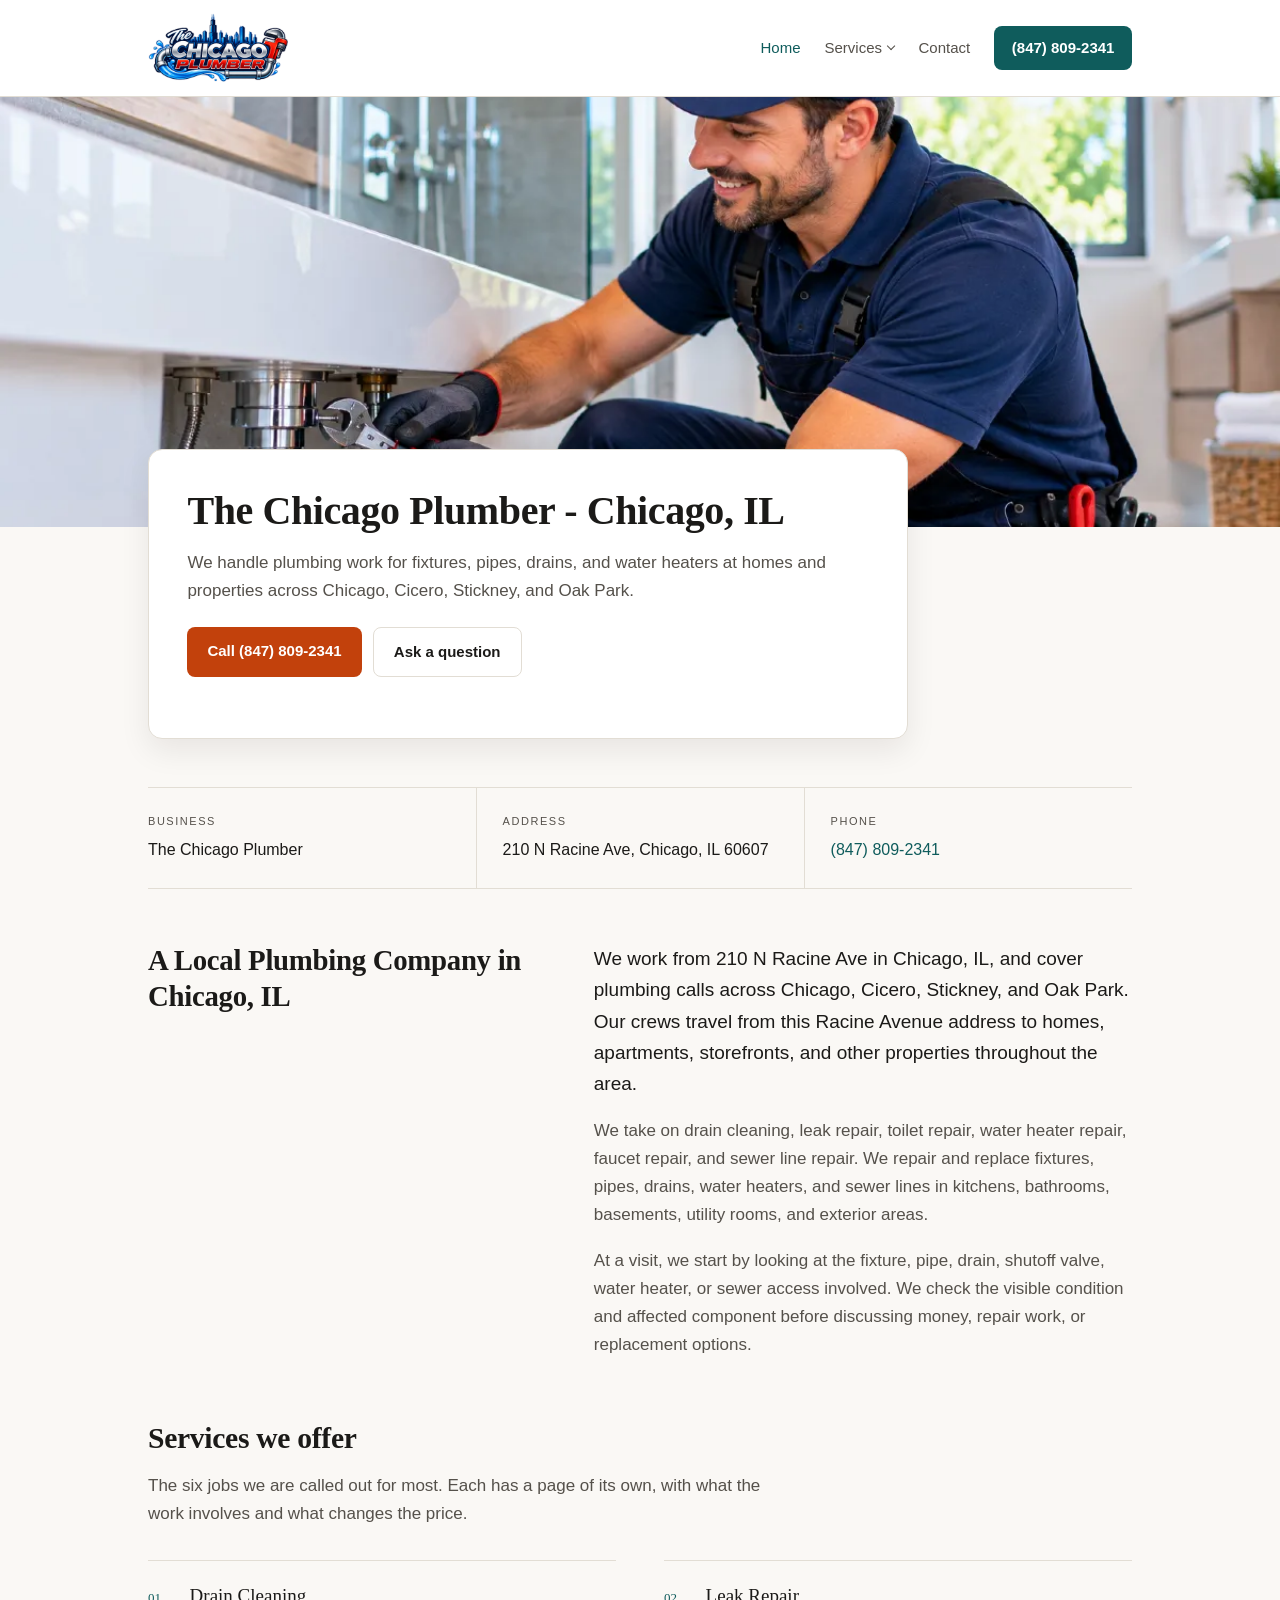
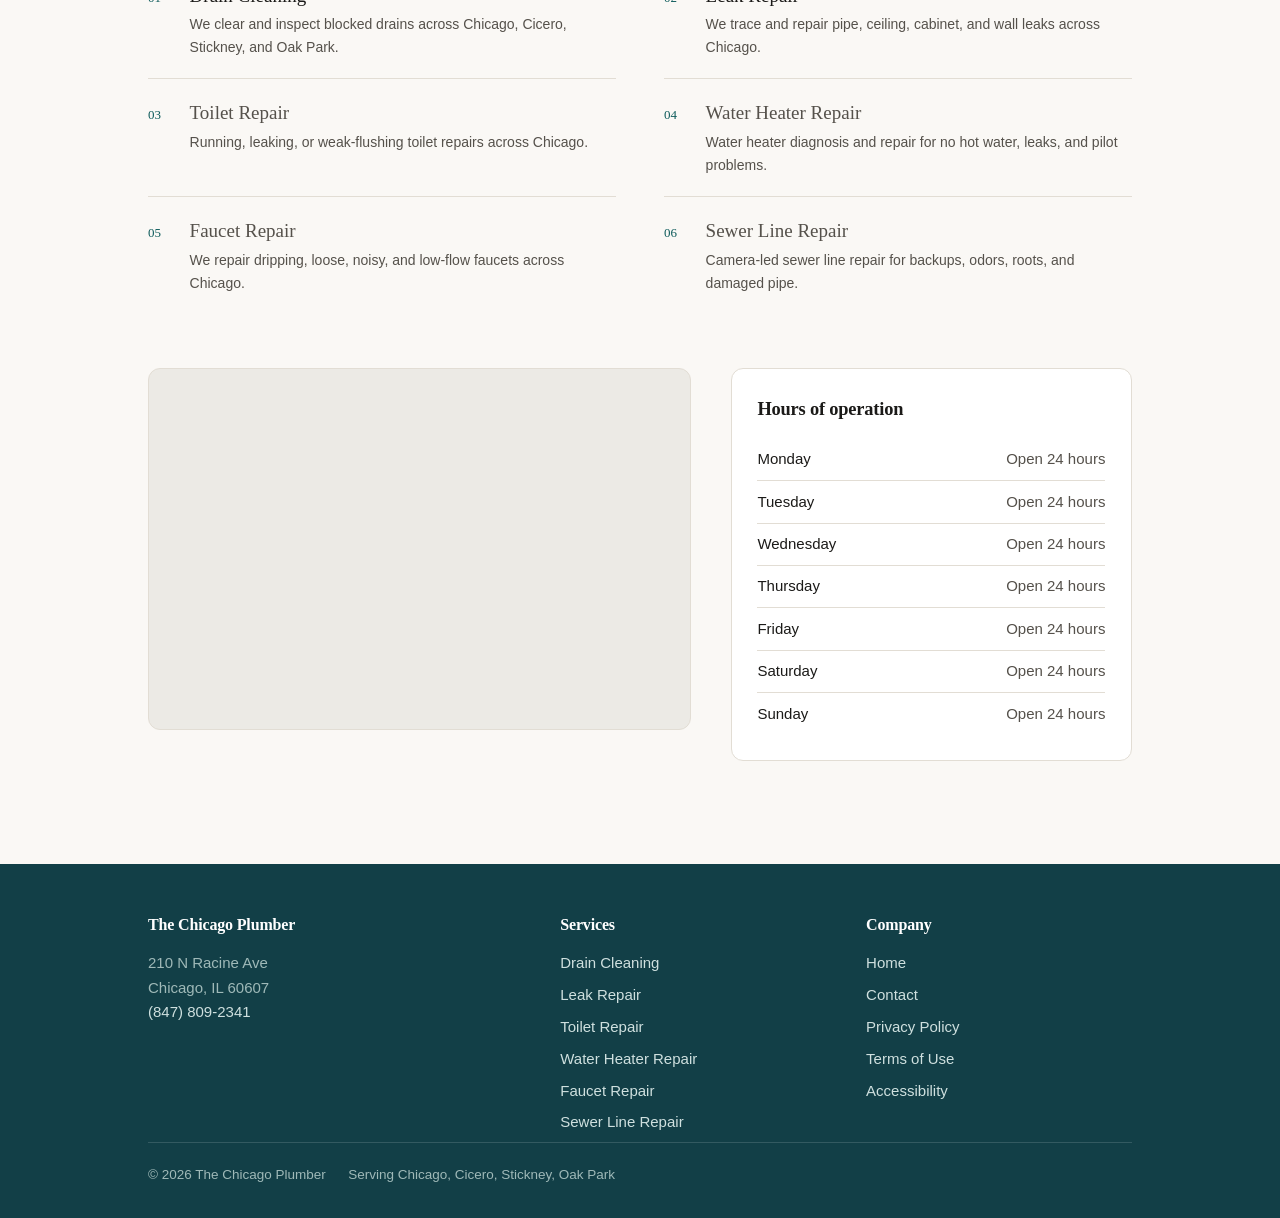
<file: index.html>
<!DOCTYPE html>
<html lang="en">
<head>
<meta charset="utf-8">
<meta name="viewport" content="width=device-width, initial-scale=1">
<title>The Chicago Plumber | Chicago, IL Plumbing</title>
<meta name="description" content="The Chicago Plumber provides drain, leak, toilet, water heater, faucet, and sewer line repair for properties in Chicago, IL, Cicero, Stickney, and Oak Park.">
<link rel="canonical" href="https://the-chicago-plumber.7-y.xyz/">
<meta property="og:type" content="website">
<meta property="og:title" content="The Chicago Plumber | Chicago, IL Plumbing">
<meta property="og:description" content="The Chicago Plumber provides drain, leak, toilet, water heater, faucet, and sewer line repair for properties in Chicago, IL, Cicero, Stickney, and Oak Park.">
<meta property="og:url" content="https://the-chicago-plumber.7-y.xyz/">
<link rel="stylesheet" href="assets/site.css">
<meta name="google-site-verification" content="t-WSOT5DDPjE7xdvAIFPmEQd6k5cSTc2SVNDgyF5hII">
<script type="application/ld+json">{"@context":"https://schema.org","@type":"Plumber","name":"The Chicago Plumber","url":"https://the-chicago-plumber.7-y.xyz/","address":{"@type":"PostalAddress","streetAddress":"210 N Racine Ave","addressLocality":"Chicago","addressRegion":"IL","postalCode":"60607","addressCountry":"US"},"telephone":"(847) 809-2341","image":"https://the-chicago-plumber.7-y.xyz/assets/hero-4.webp","areaServed":["Chicago","Cicero","Stickney","Oak Park"]}</script>
</head>
<body>

<a class="ledger-skip" href="#main">Skip to content</a>
<header class="ledger-head"><div class="ledger-shell ledger-head__row">
  <a class="ledger-brand" href="./">
    <img class="ledger-brand__mark" src="assets/logo.png" alt="The Chicago Plumber">
  </a>
  <nav class="ledger-menu" aria-label="Main">
    <a href="./" aria-current="page">Home</a>
    <details class="ledger-drop">
      <summary>Services</summary>
      <ul class="ledger-drop__list">
        <li class="ledger-drop__all"><a href="./#services">All services</a></li>
        <li><a href="drain-cleaning/">Drain Cleaning</a></li><li><a href="leak-repair/">Leak Repair</a></li><li><a href="toilet-repair/">Toilet Repair</a></li><li><a href="water-heater-repair/">Water Heater Repair</a></li><li><a href="faucet-repair/">Faucet Repair</a></li><li><a href="sewer-line-repair/">Sewer Line Repair</a></li>
      </ul>
    </details>
    <a href="contact/">Contact</a>
  </nav>
  <a class="ledger-ring" href="tel:+18478092341">(847) 809-2341</a>
</div></header>
<main id="main">


<section class="ledger-hero">
  <div class="ledger-hero__band">
    <img src="assets/hero-1.webp" width="1200" height="800" alt="A plumber tightening a fitting beneath a bathroom basin with an adjustable wrench"
         loading="eager" fetchpriority="high" decoding="async">
  </div>
  <div class="ledger-shell">
    <div class="ledger-hero__card">
      <h1>The Chicago Plumber - Chicago, IL</h1>
      <p>We handle plumbing work for fixtures, pipes, drains, and water heaters at homes and properties across Chicago, Cicero, Stickney, and Oak Park.</p>
      <p class="ledger-acts">
        <a class="ledger-act ledger-act--fill" href="tel:+18478092341">Call (847) 809-2341</a>
        <a class="ledger-act ledger-act--line" href="contact/">Ask a question</a>
      </p>
    </div>
  </div>
</section>

<div class="ledger-shell">
  <dl class="ledger-nap">
    <div><dt>Business</dt><dd>The Chicago Plumber</dd></div>
    <div><dt>Address</dt><dd>210 N Racine Ave, Chicago, IL 60607</dd></div>
    <div><dt>Phone</dt><dd><a href="tel:+18478092341">(847) 809-2341</a></dd></div>
  </dl>
</div>

<section class="ledger-block"><div class="ledger-shell">
  <div class="ledger-about">
    <h2>A Local Plumbing Company in Chicago, IL</h2>
    <div class="ledger-about__text">
      <p>We work from 210 N Racine Ave in Chicago, IL, and cover plumbing calls across Chicago, Cicero, Stickney, and Oak Park. Our crews travel from this Racine Avenue address to homes, apartments, storefronts, and other properties throughout the area.</p>
      <p>We take on drain cleaning, leak repair, toilet repair, water heater repair, faucet repair, and sewer line repair. We repair and replace fixtures, pipes, drains, water heaters, and sewer lines in kitchens, bathrooms, basements, utility rooms, and exterior areas.</p>
      <p>At a visit, we start by looking at the fixture, pipe, drain, shutoff valve, water heater, or sewer access involved. We check the visible condition and affected component before discussing money, repair work, or replacement options.</p>
    </div>
  </div>
</div></section>

<section class="ledger-block" id="services" style="padding-top:0"><div class="ledger-shell">
  <div class="ledger-block__lede">
    <h2>Services we offer</h2>
    <p>The six jobs we are called out for most. Each has a page of its own, with what the work involves and what changes the price.</p>
    

  </div>
  <ul class="ledger-list"><li><a href="drain-cleaning/"><span class="ledger-list__n">01</span><span><span class="ledger-list__name">Drain Cleaning</span><span class="ledger-list__sub">We clear and inspect blocked drains across Chicago, Cicero, Stickney, and Oak Park.</span></span></a></li><li><a href="leak-repair/"><span class="ledger-list__n">02</span><span><span class="ledger-list__name">Leak Repair</span><span class="ledger-list__sub">We trace and repair pipe, ceiling, cabinet, and wall leaks across Chicago.</span></span></a></li><li><span class="ledger-list__row"><span class="ledger-list__n">03</span><span><span class="ledger-list__name">Toilet Repair</span><span class="ledger-list__sub">Running, leaking, or weak-flushing toilet repairs across Chicago.</span></span></span></li><li><span class="ledger-list__row"><span class="ledger-list__n">04</span><span><span class="ledger-list__name">Water Heater Repair</span><span class="ledger-list__sub">Water heater diagnosis and repair for no hot water, leaks, and pilot problems.</span></span></span></li><li><span class="ledger-list__row"><span class="ledger-list__n">05</span><span><span class="ledger-list__name">Faucet Repair</span><span class="ledger-list__sub">We repair dripping, loose, noisy, and low-flow faucets across Chicago.</span></span></span></li><li><span class="ledger-list__row"><span class="ledger-list__n">06</span><span><span class="ledger-list__name">Sewer Line Repair</span><span class="ledger-list__sub">Camera-led sewer line repair for backups, odors, roots, and damaged pipe.</span></span></span></li></ul>
</div></section>

<section class="ledger-block" id="visit" style="padding-top:0"><div class="ledger-shell">
  <div class="ledger-visit">
<div class="ledger-map">
  <iframe title="Map showing The Chicago Plumber" loading="lazy"
    referrerpolicy="no-referrer-when-downgrade"
    src="https://www.google.com/maps?q=210%20N%20Racine%20Ave%2C%20Chicago%2C%20IL%2060607&amp;z=15&amp;output=embed"></iframe>
</div>
<div class="ledger-hours">
  <h2>Hours of operation</h2>
  <table><tr><td>Monday</td><td>Open 24 hours</td></tr><tr><td>Tuesday</td><td>Open 24 hours</td></tr><tr><td>Wednesday</td><td>Open 24 hours</td></tr><tr><td>Thursday</td><td>Open 24 hours</td></tr><tr><td>Friday</td><td>Open 24 hours</td></tr><tr><td>Saturday</td><td>Open 24 hours</td></tr><tr><td>Sunday</td><td>Open 24 hours</td></tr></table>
</div></div>
</div></section>

</main>

<footer class="ledger-foot"><div class="ledger-shell">
  <div class="ledger-foot__spread">
    <div>
      <h2>The Chicago Plumber</h2>
      <p>210 N Racine Ave<br>Chicago, IL 60607<br>
         <a href="tel:+18478092341">(847) 809-2341</a></p>
      
    </div>
    <div><h2>Services</h2><ul><li><a href="drain-cleaning/">Drain Cleaning</a></li><li><a href="leak-repair/">Leak Repair</a></li><li><a href="toilet-repair/">Toilet Repair</a></li><li><a href="water-heater-repair/">Water Heater Repair</a></li><li><a href="faucet-repair/">Faucet Repair</a></li><li><a href="sewer-line-repair/">Sewer Line Repair</a></li></ul></div>
    <div><h2>Company</h2><ul>
      <li><a href="./">Home</a></li><li><a href="contact/">Contact</a></li><li><a href="privacy-policy/">Privacy Policy</a></li><li><a href="terms-of-use/">Terms of Use</a></li><li><a href="accessibility/">Accessibility</a></li>
    </ul></div>
  </div>
  <p class="ledger-foot__base">
    <span>&copy; 2026 The Chicago Plumber</span>
    <span>Serving Chicago, Cicero, Stickney, Oak Park</span>
  </p>
</div></footer>
</body>
</html>
</file>
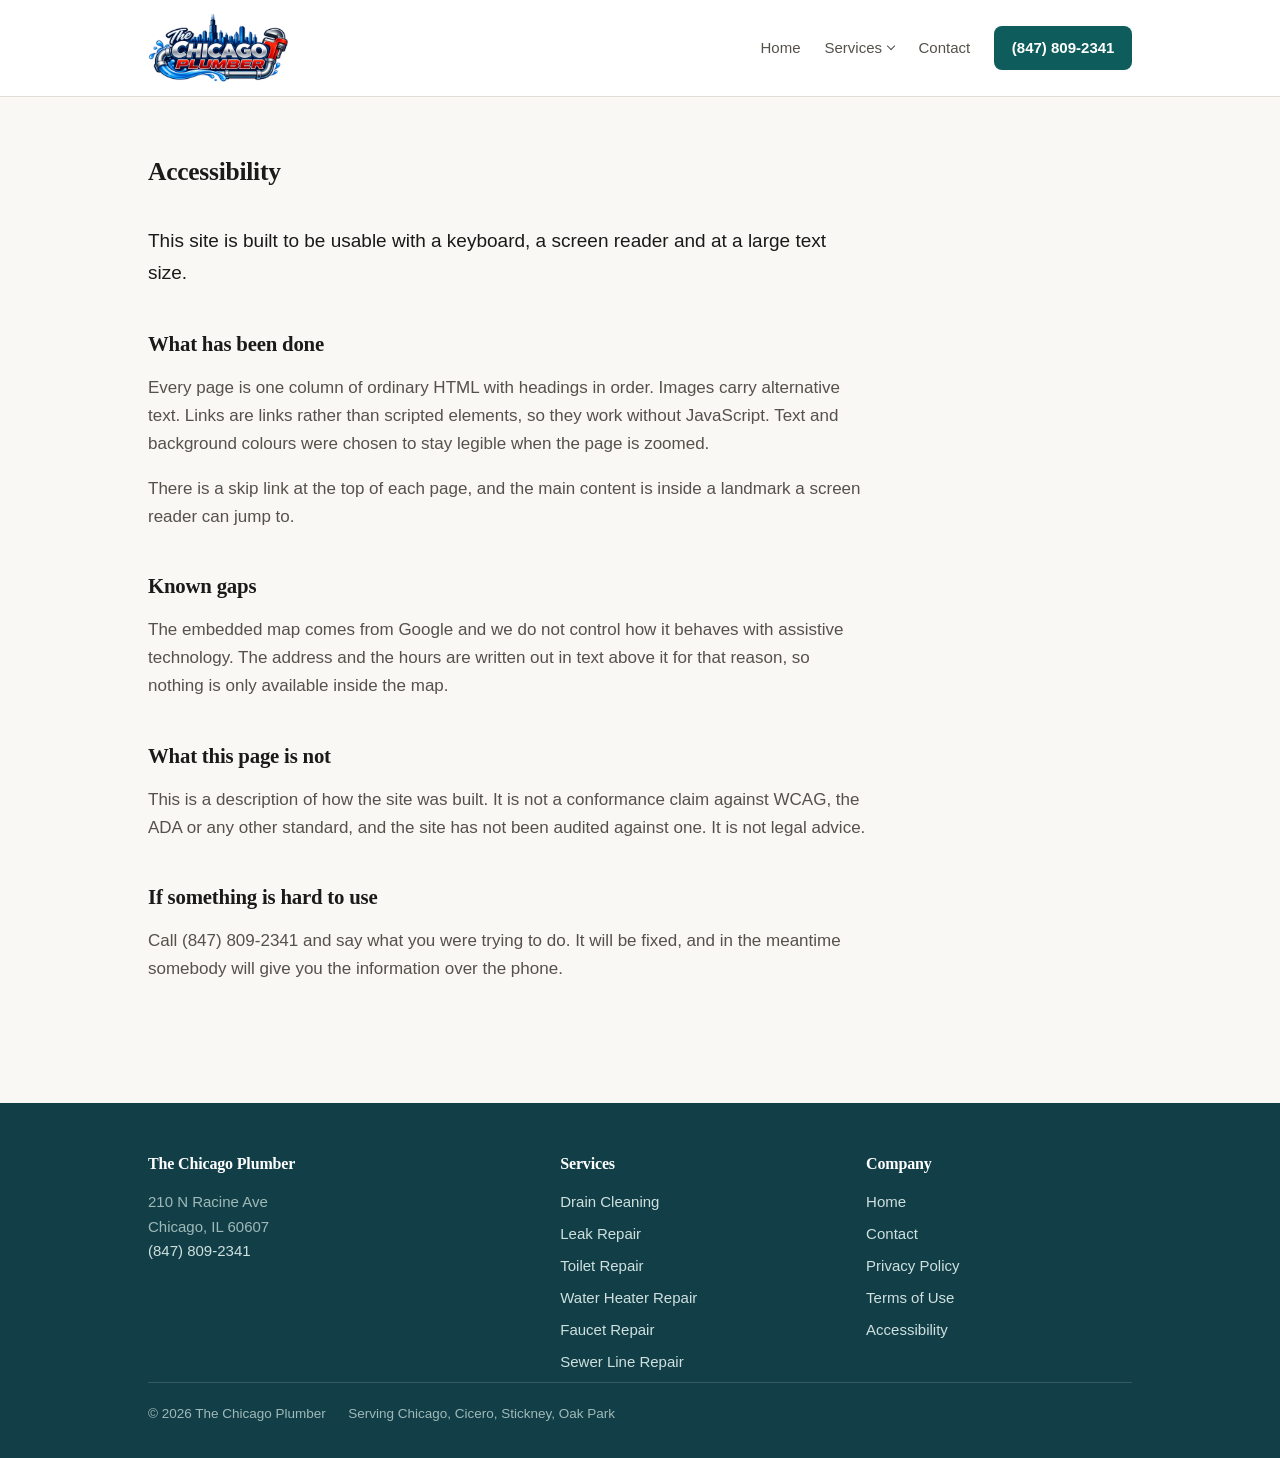
<file: accessibility/index.html>
<!DOCTYPE html>
<html lang="en">
<head>
<meta charset="utf-8">
<meta name="viewport" content="width=device-width, initial-scale=1">
<title>Accessibility | The Chicago Plumber</title>
<meta name="description" content="Accessibility for The Chicago Plumber in Chicago, IL.">
<link rel="canonical" href="https://the-chicago-plumber.7-y.xyz/accessibility/">
<meta property="og:type" content="website">
<meta property="og:title" content="Accessibility | The Chicago Plumber">
<meta property="og:description" content="Accessibility for The Chicago Plumber in Chicago, IL.">
<meta property="og:url" content="https://the-chicago-plumber.7-y.xyz/accessibility/">
<link rel="stylesheet" href="../assets/site.css">
<meta name="google-site-verification" content="t-WSOT5DDPjE7xdvAIFPmEQd6k5cSTc2SVNDgyF5hII">
</head>
<body>

<a class="ledger-skip" href="#main">Skip to content</a>
<header class="ledger-head"><div class="ledger-shell ledger-head__row">
  <a class="ledger-brand" href="../">
    <img class="ledger-brand__mark" src="../assets/logo.png" alt="The Chicago Plumber">
  </a>
  <nav class="ledger-menu" aria-label="Main">
    <a href="../">Home</a>
    <details class="ledger-drop">
      <summary>Services</summary>
      <ul class="ledger-drop__list">
        <li class="ledger-drop__all"><a href="../#services">All services</a></li>
        <li><a href="../drain-cleaning/">Drain Cleaning</a></li><li><a href="../leak-repair/">Leak Repair</a></li><li><a href="../toilet-repair/">Toilet Repair</a></li><li><a href="../water-heater-repair/">Water Heater Repair</a></li><li><a href="../faucet-repair/">Faucet Repair</a></li><li><a href="../sewer-line-repair/">Sewer Line Repair</a></li>
      </ul>
    </details>
    <a href="../contact/">Contact</a>
  </nav>
  <a class="ledger-ring" href="tel:+18478092341">(847) 809-2341</a>
</div></header>
<main id="main">

<section class="ledger-block"><div class="ledger-shell">
  <div class="ledger-block__lede"><h1>Accessibility</h1></div>
  <div class="ledger-prose"><p class="ledger-lead">This site is built to be usable with a keyboard, a screen reader and at a large text size.</p>
<h2>What has been done</h2>
<p>Every page is one column of ordinary HTML with headings in order. Images carry alternative text. Links are links rather than scripted elements, so they work without JavaScript. Text and background colours were chosen to stay legible when the page is zoomed.</p>
<p>There is a skip link at the top of each page, and the main content is inside a landmark a screen reader can jump to.</p>
<h2>Known gaps</h2>
<p>The embedded map comes from Google and we do not control how it behaves with assistive technology. The address and the hours are written out in text above it for that reason, so nothing is only available inside the map.</p>
<h2>What this page is not</h2>
<p>This is a description of how the site was built. It is not a conformance claim against WCAG, the ADA or any other standard, and the site has not been audited against one. It is not legal advice.</p>
<h2>If something is hard to use</h2>
<p>Call (847) 809-2341 and say what you were trying to do. It will be fixed, and in the meantime somebody will give you the information over the phone.</p></div>
</div></section>
</main>

<footer class="ledger-foot"><div class="ledger-shell">
  <div class="ledger-foot__spread">
    <div>
      <h2>The Chicago Plumber</h2>
      <p>210 N Racine Ave<br>Chicago, IL 60607<br>
         <a href="tel:+18478092341">(847) 809-2341</a></p>
      
    </div>
    <div><h2>Services</h2><ul><li><a href="../drain-cleaning/">Drain Cleaning</a></li><li><a href="../leak-repair/">Leak Repair</a></li><li><a href="../toilet-repair/">Toilet Repair</a></li><li><a href="../water-heater-repair/">Water Heater Repair</a></li><li><a href="../faucet-repair/">Faucet Repair</a></li><li><a href="../sewer-line-repair/">Sewer Line Repair</a></li></ul></div>
    <div><h2>Company</h2><ul>
      <li><a href="../">Home</a></li><li><a href="../contact/">Contact</a></li><li><a href="../privacy-policy/">Privacy Policy</a></li><li><a href="../terms-of-use/">Terms of Use</a></li><li><a href="../accessibility/">Accessibility</a></li>
    </ul></div>
  </div>
  <p class="ledger-foot__base">
    <span>&copy; 2026 The Chicago Plumber</span>
    <span>Serving Chicago, Cicero, Stickney, Oak Park</span>
  </p>
</div></footer>
</body>
</html>
</file>
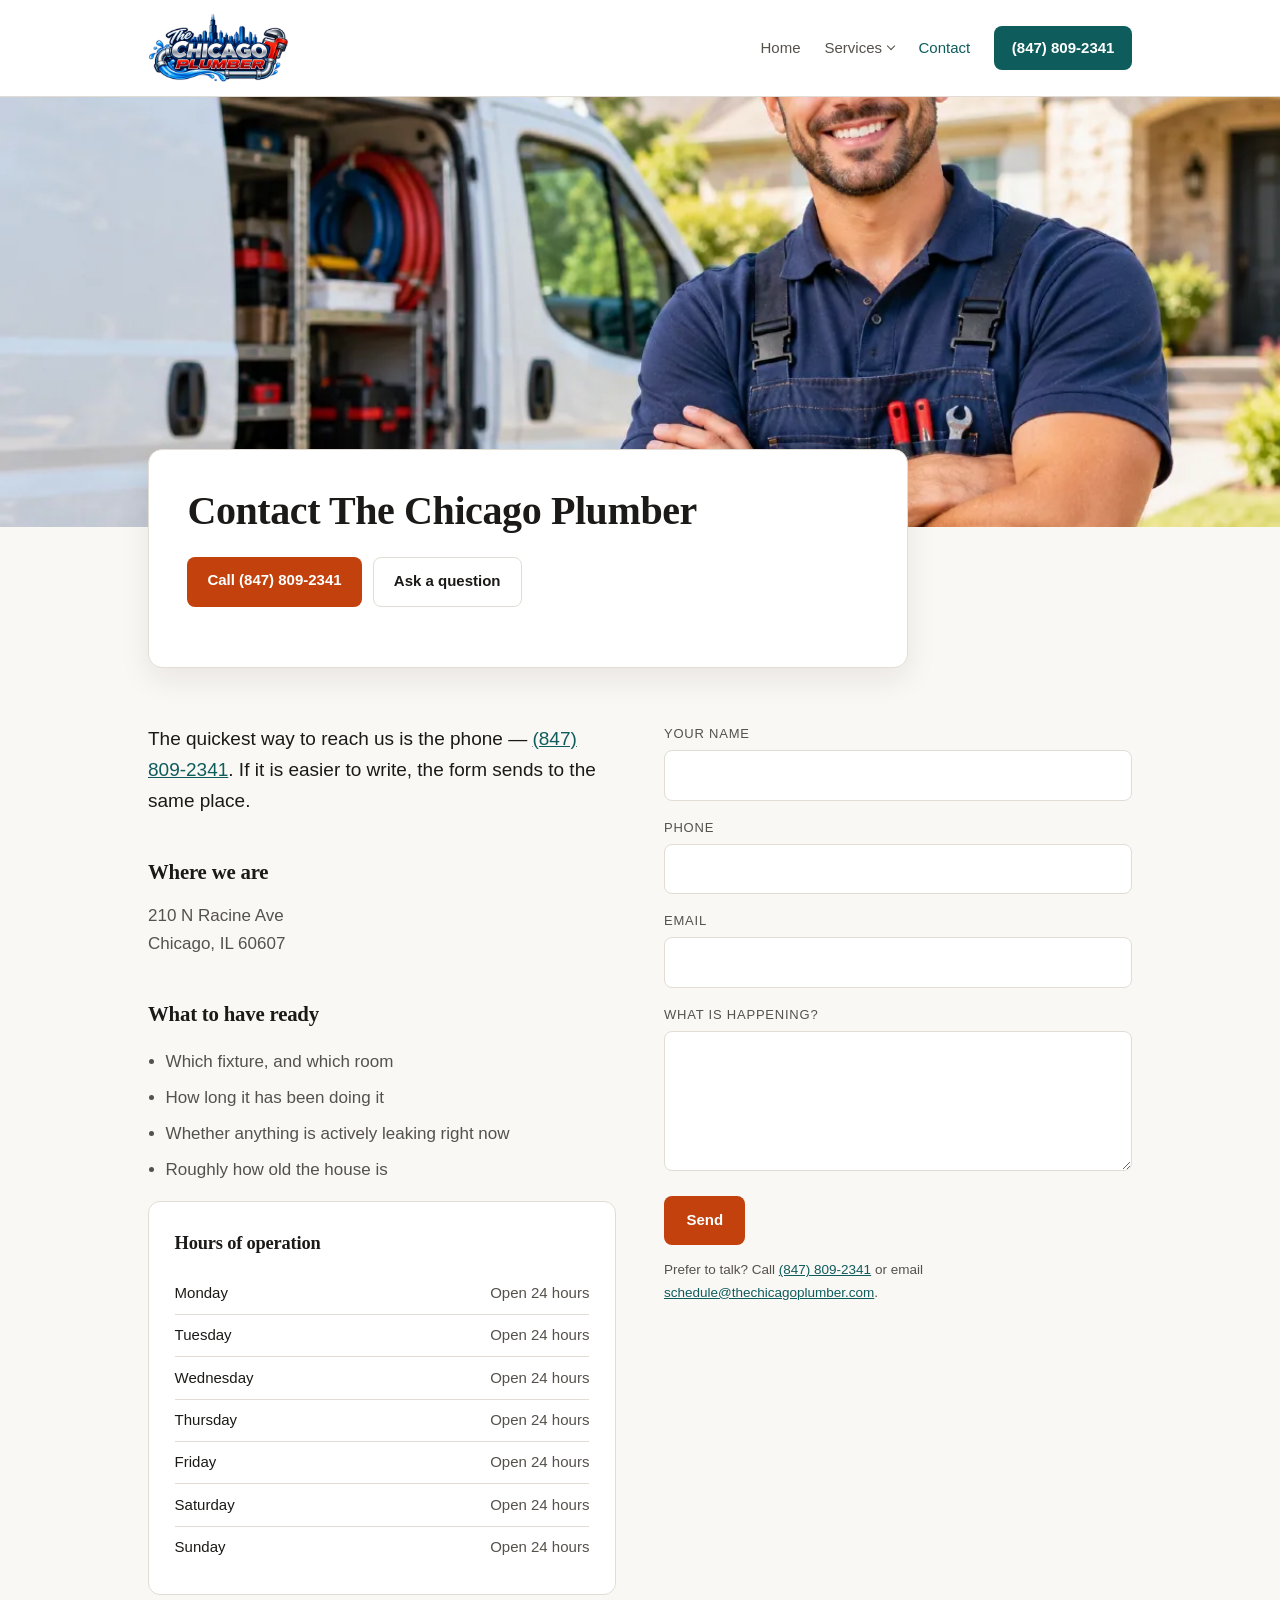
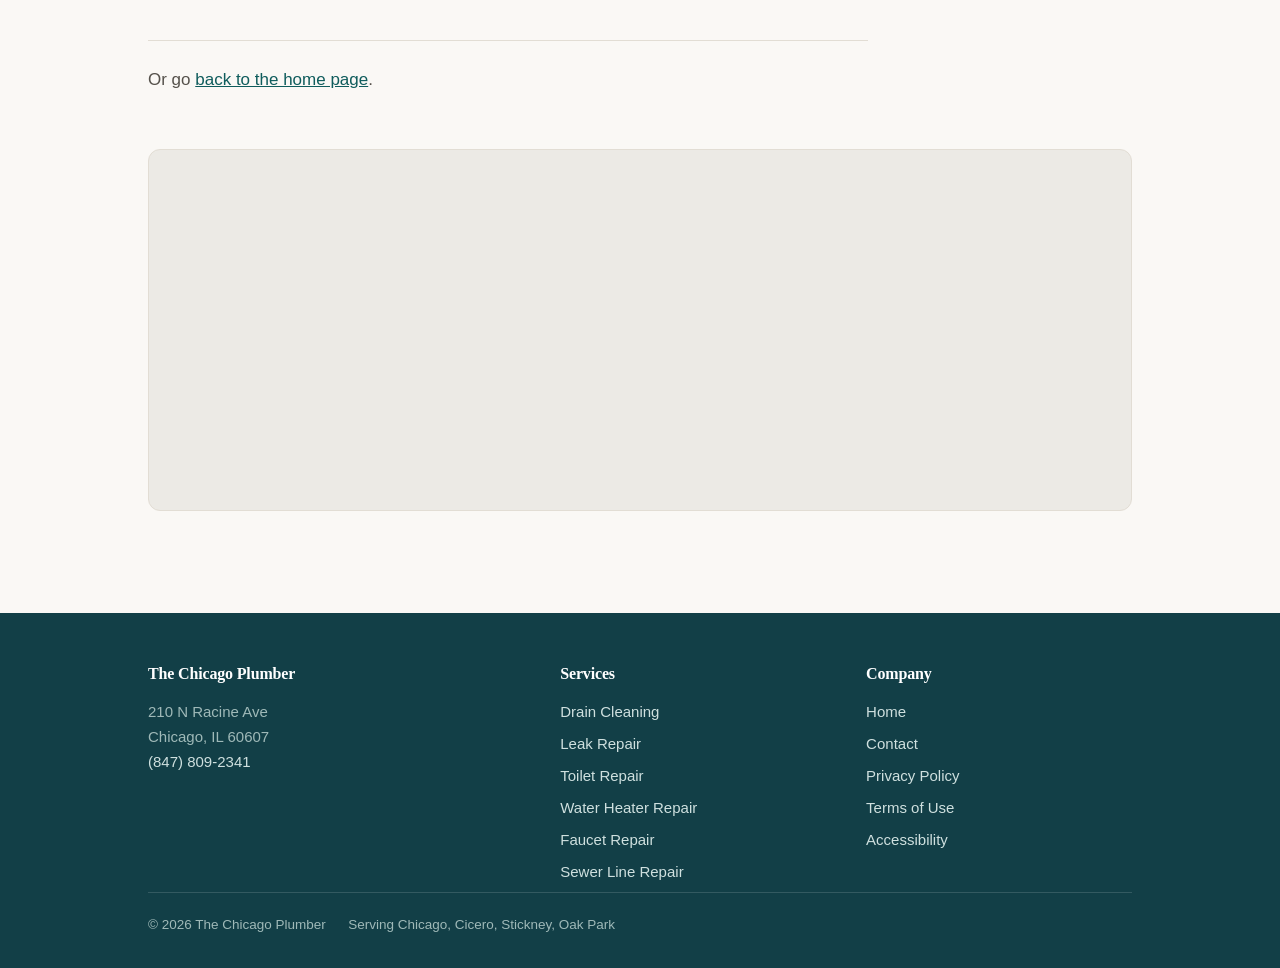
<file: contact/index.html>
<!DOCTYPE html>
<html lang="en">
<head>
<meta charset="utf-8">
<meta name="viewport" content="width=device-width, initial-scale=1">
<title>Contact The Chicago Plumber | Chicago, IL</title>
<meta name="description" content="Contact The Chicago Plumber in Chicago, IL. Call (847) 809-2341, or send a message and we will come back to you.">
<link rel="canonical" href="https://the-chicago-plumber.7-y.xyz/contact/">
<meta property="og:type" content="website">
<meta property="og:title" content="Contact The Chicago Plumber | Chicago, IL">
<meta property="og:description" content="Contact The Chicago Plumber in Chicago, IL. Call (847) 809-2341, or send a message and we will come back to you.">
<meta property="og:url" content="https://the-chicago-plumber.7-y.xyz/contact/">
<link rel="stylesheet" href="../assets/site.css">
<meta name="google-site-verification" content="t-WSOT5DDPjE7xdvAIFPmEQd6k5cSTc2SVNDgyF5hII">
</head>
<body>

<a class="ledger-skip" href="#main">Skip to content</a>
<header class="ledger-head"><div class="ledger-shell ledger-head__row">
  <a class="ledger-brand" href="../">
    <img class="ledger-brand__mark" src="../assets/logo.png" alt="The Chicago Plumber">
  </a>
  <nav class="ledger-menu" aria-label="Main">
    <a href="../">Home</a>
    <details class="ledger-drop">
      <summary>Services</summary>
      <ul class="ledger-drop__list">
        <li class="ledger-drop__all"><a href="../#services">All services</a></li>
        <li><a href="../drain-cleaning/">Drain Cleaning</a></li><li><a href="../leak-repair/">Leak Repair</a></li><li><a href="../toilet-repair/">Toilet Repair</a></li><li><a href="../water-heater-repair/">Water Heater Repair</a></li><li><a href="../faucet-repair/">Faucet Repair</a></li><li><a href="../sewer-line-repair/">Sewer Line Repair</a></li>
      </ul>
    </details>
    <a href="../contact/" aria-current="page">Contact</a>
  </nav>
  <a class="ledger-ring" href="tel:+18478092341">(847) 809-2341</a>
</div></header>
<main id="main">


<section class="ledger-hero">
  <div class="ledger-hero__band">
    <img src="../assets/hero-4.webp" width="1200" height="800" alt="A plumber standing beside an open service van outside a house"
         loading="eager" fetchpriority="high" decoding="async">
  </div>
  <div class="ledger-shell">
    <div class="ledger-hero__card">
      <h1>Contact The Chicago Plumber</h1>
      <p></p>
      <p class="ledger-acts">
        <a class="ledger-act ledger-act--fill" href="tel:+18478092341">Call (847) 809-2341</a>
        <a class="ledger-act ledger-act--line" href="../contact/">Ask a question</a>
      </p>
    </div>
  </div>
</section>
<section class="ledger-block"><div class="ledger-shell">
  <div class="ledger-contact">
    <div class="ledger-prose">
      <p class="ledger-lead">The quickest way to reach us is the phone —
        <a href="tel:+18478092341">(847) 809-2341</a>. If it is easier to write, the form
        sends to the same place.</p>
      <h2>Where we are</h2>
      <p>210 N Racine Ave<br>Chicago, IL 60607</p>
      <h2>What to have ready</h2>
      <ul><li>Which fixture, and which room</li><li>How long it has been doing it</li><li>Whether anything is actively leaking right now</li><li>Roughly how old the house is</li></ul>
      
<div class="ledger-hours">
  <h2>Hours of operation</h2>
  <table><tr><td>Monday</td><td>Open 24 hours</td></tr><tr><td>Tuesday</td><td>Open 24 hours</td></tr><tr><td>Wednesday</td><td>Open 24 hours</td></tr><tr><td>Thursday</td><td>Open 24 hours</td></tr><tr><td>Friday</td><td>Open 24 hours</td></tr><tr><td>Saturday</td><td>Open 24 hours</td></tr><tr><td>Sunday</td><td>Open 24 hours</td></tr></table>
</div>
    </div>
    <div>
      <form class="ledger-form" action="REPLACE_WITH_YOUR_FORM_ENDPOINT" method="post">
        <label for="n">Your name</label><input id="n" name="name" type="text" autocomplete="name">
        <label for="p">Phone</label><input id="p" name="phone" type="tel" autocomplete="tel">
        <label for="e">Email</label><input id="e" name="email" type="email" autocomplete="email">
        <label for="m">What is happening?</label><textarea id="m" name="message"></textarea>
        <button type="submit">Send</button>
        <p class="ledger-form__note">Prefer to talk? Call
          <a href="tel:+18478092341">(847) 809-2341</a> or email
          <a href="mailto:schedule@thechicagoplumber.com">schedule@thechicagoplumber.com</a>.</p>
      </form>
    </div>
  </div>
  <div class="ledger-onward"><p>Or go <a href="../">back to the home page</a>.</p></div>
</div></section>
<section class="ledger-block" style="padding-top:0"><div class="ledger-shell">
<div class="ledger-map">
  <iframe title="Map showing The Chicago Plumber" loading="lazy"
    referrerpolicy="no-referrer-when-downgrade"
    src="https://www.google.com/maps?q=210%20N%20Racine%20Ave%2C%20Chicago%2C%20IL%2060607&amp;z=15&amp;output=embed"></iframe>
</div></div></section>

</main>

<footer class="ledger-foot"><div class="ledger-shell">
  <div class="ledger-foot__spread">
    <div>
      <h2>The Chicago Plumber</h2>
      <p>210 N Racine Ave<br>Chicago, IL 60607<br>
         <a href="tel:+18478092341">(847) 809-2341</a></p>
      
    </div>
    <div><h2>Services</h2><ul><li><a href="../drain-cleaning/">Drain Cleaning</a></li><li><a href="../leak-repair/">Leak Repair</a></li><li><a href="../toilet-repair/">Toilet Repair</a></li><li><a href="../water-heater-repair/">Water Heater Repair</a></li><li><a href="../faucet-repair/">Faucet Repair</a></li><li><a href="../sewer-line-repair/">Sewer Line Repair</a></li></ul></div>
    <div><h2>Company</h2><ul>
      <li><a href="../">Home</a></li><li><a href="../contact/">Contact</a></li><li><a href="../privacy-policy/">Privacy Policy</a></li><li><a href="../terms-of-use/">Terms of Use</a></li><li><a href="../accessibility/">Accessibility</a></li>
    </ul></div>
  </div>
  <p class="ledger-foot__base">
    <span>&copy; 2026 The Chicago Plumber</span>
    <span>Serving Chicago, Cicero, Stickney, Oak Park</span>
  </p>
</div></footer>
</body>
</html>
</file>
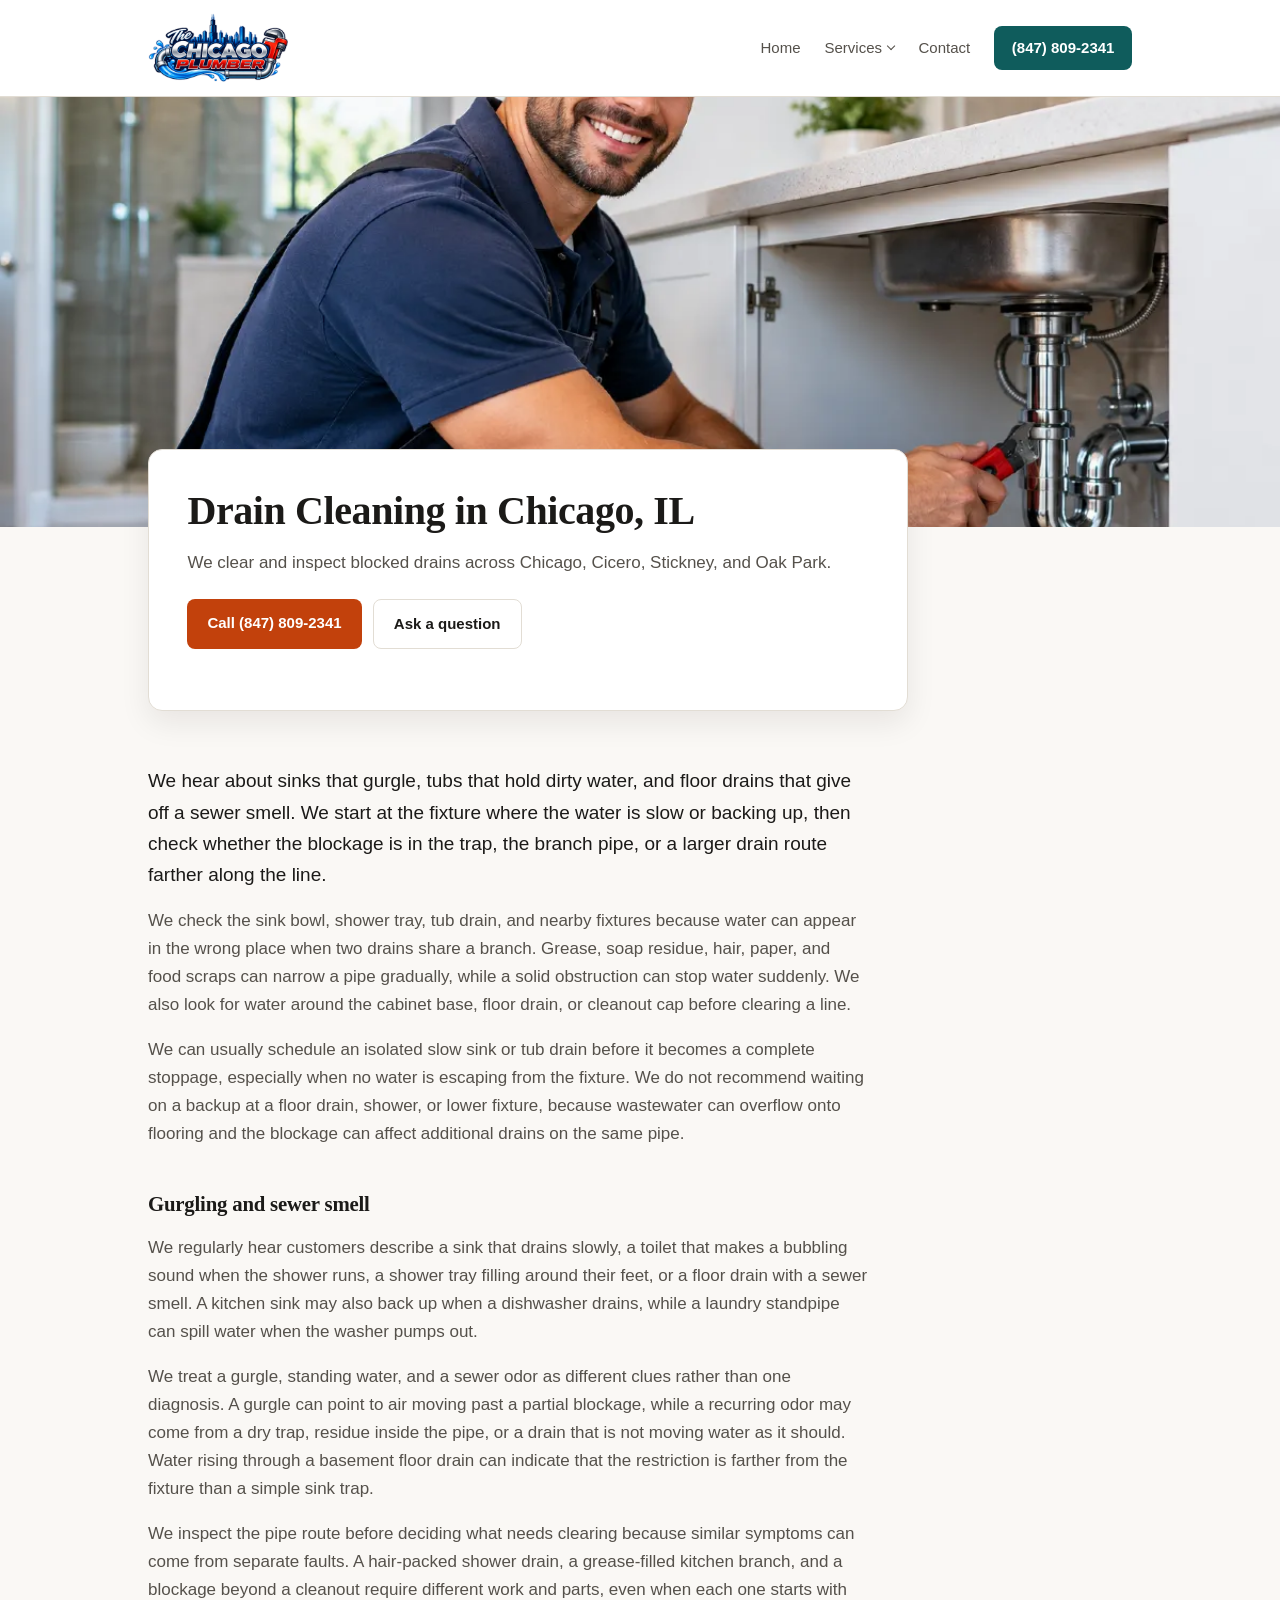
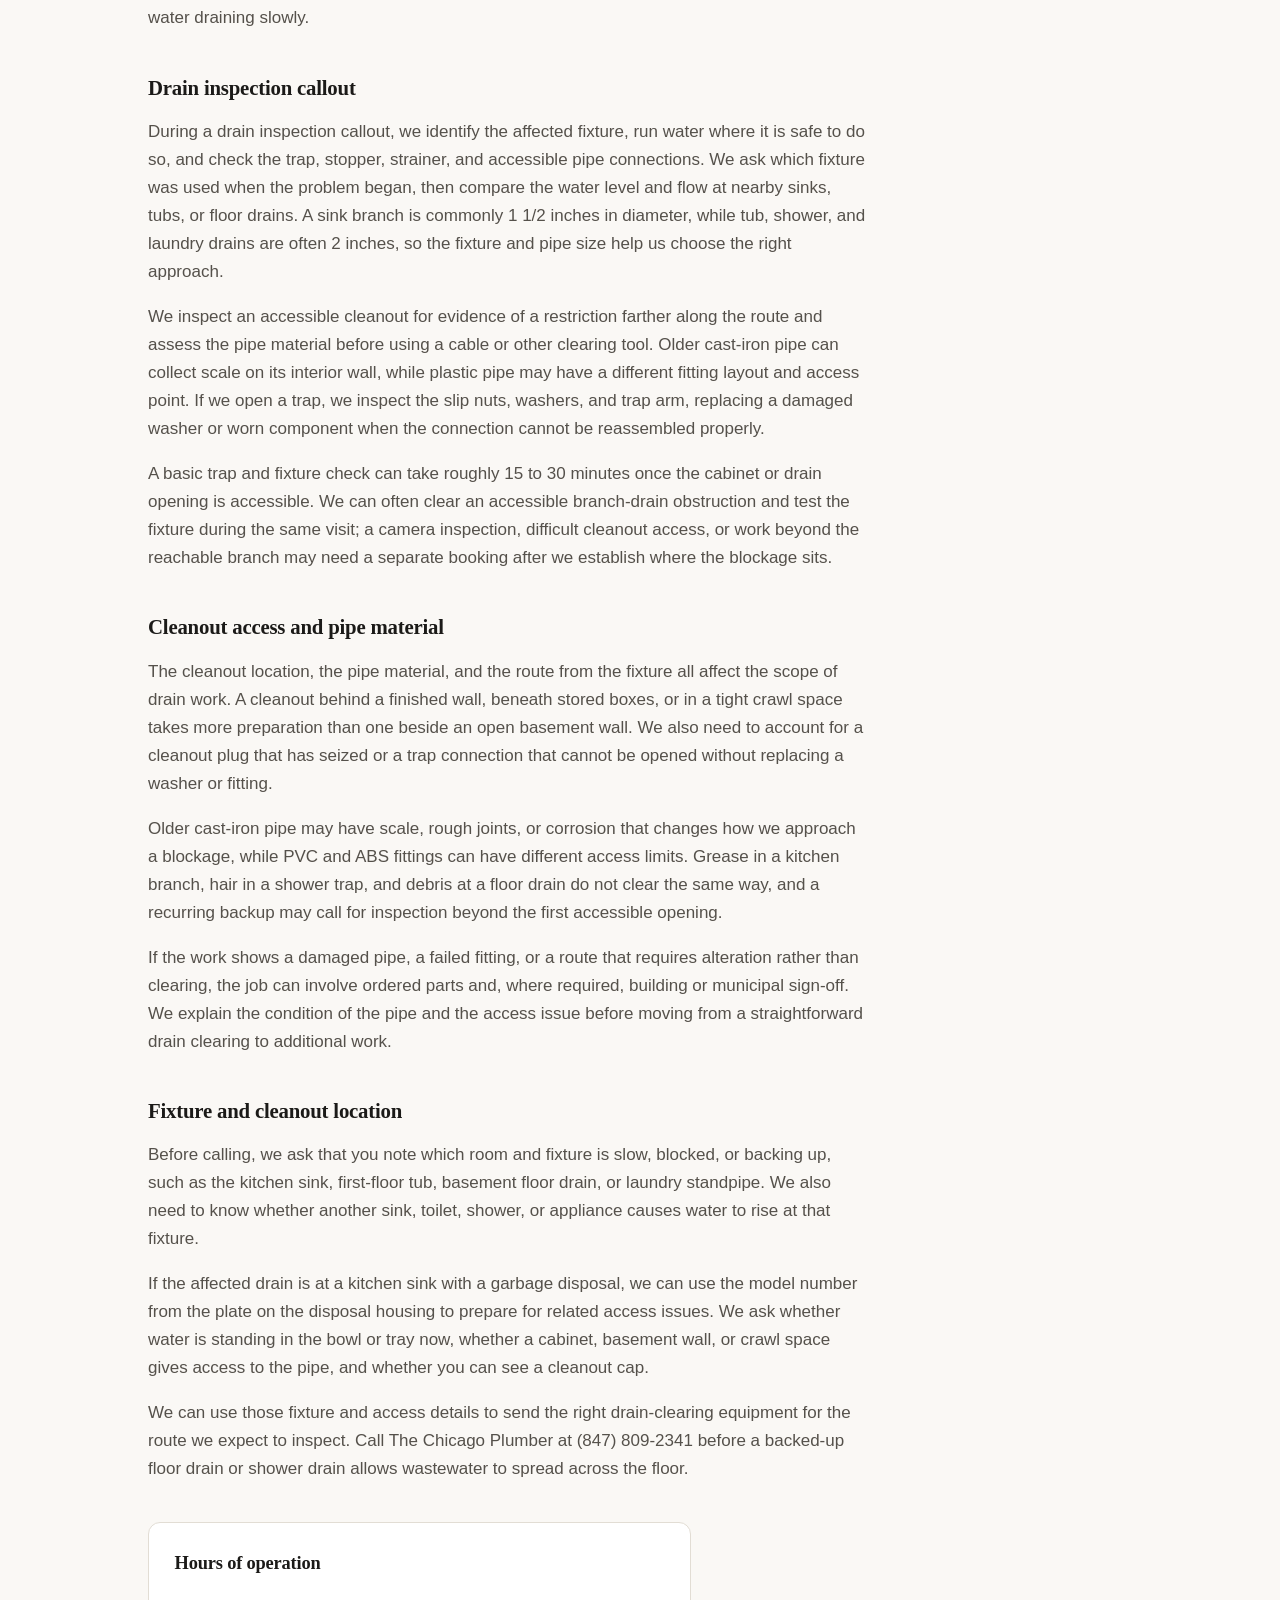
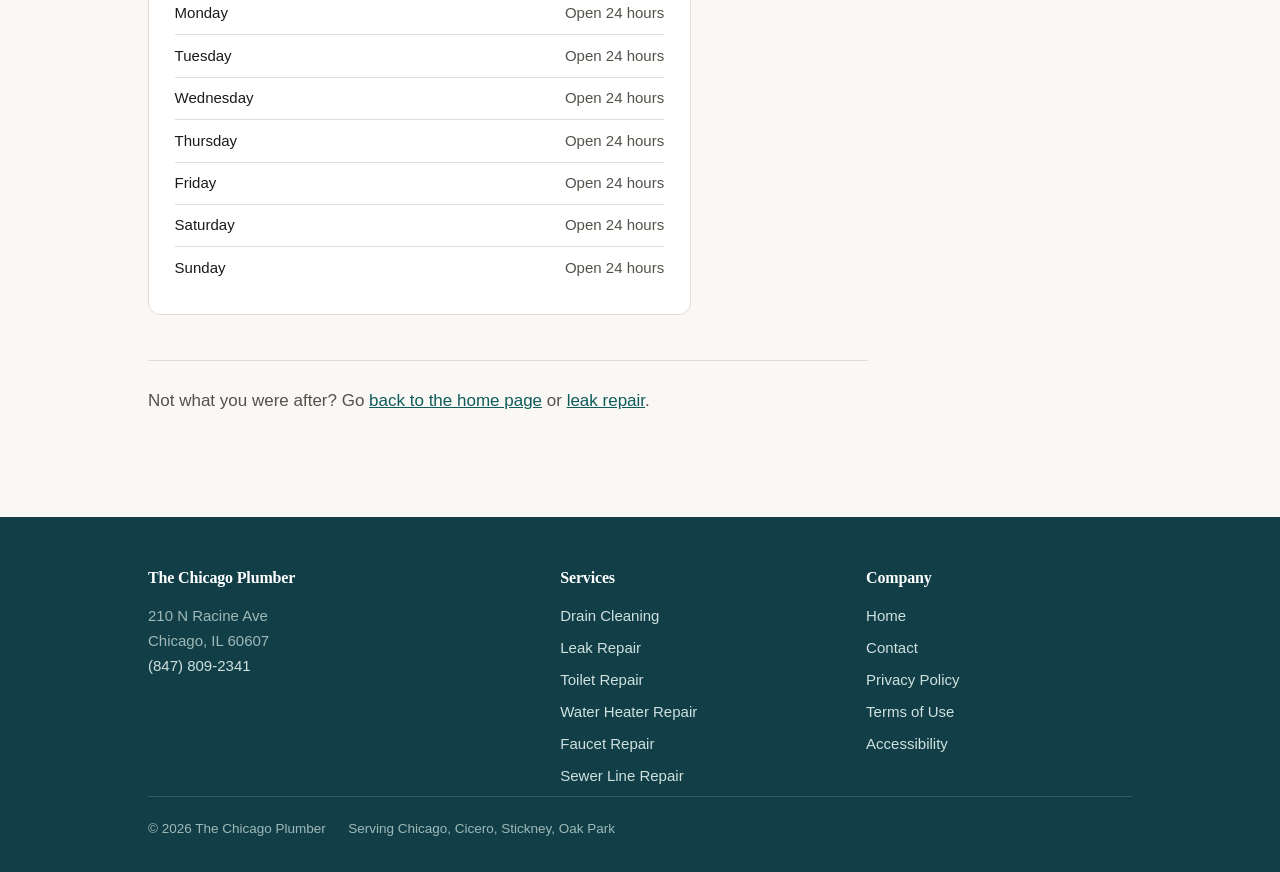
<file: drain-cleaning/index.html>
<!DOCTYPE html>
<html lang="en">
<head>
<meta charset="utf-8">
<meta name="viewport" content="width=device-width, initial-scale=1">
<title>Drain Cleaning Chicago, IL | The Chicago Plumber</title>
<meta name="description" content="The Chicago Plumber provides drain cleaning in Chicago, IL, checking sinks, tubs, showers, floor drains, and backed-up lines to locate blockages.">
<link rel="canonical" href="https://the-chicago-plumber.7-y.xyz/drain-cleaning/">
<meta property="og:type" content="website">
<meta property="og:title" content="Drain Cleaning Chicago, IL | The Chicago Plumber">
<meta property="og:description" content="The Chicago Plumber provides drain cleaning in Chicago, IL, checking sinks, tubs, showers, floor drains, and backed-up lines to locate blockages.">
<meta property="og:url" content="https://the-chicago-plumber.7-y.xyz/drain-cleaning/">
<link rel="stylesheet" href="../assets/site.css">
<meta name="google-site-verification" content="t-WSOT5DDPjE7xdvAIFPmEQd6k5cSTc2SVNDgyF5hII">
<script type="application/ld+json">{"@context":"https://schema.org","@type":"Service","name":"Drain Cleaning","serviceType":"Drain Cleaning","url":"https://the-chicago-plumber.7-y.xyz/drain-cleaning/","provider":{"@type":"Plumber","name":"The Chicago Plumber","url":"https://the-chicago-plumber.7-y.xyz/","telephone":"(847) 809-2341"},"areaServed":{"@type":"City","name":"Chicago"}}</script>
</head>
<body>

<a class="ledger-skip" href="#main">Skip to content</a>
<header class="ledger-head"><div class="ledger-shell ledger-head__row">
  <a class="ledger-brand" href="../">
    <img class="ledger-brand__mark" src="../assets/logo.png" alt="The Chicago Plumber">
  </a>
  <nav class="ledger-menu" aria-label="Main">
    <a href="../">Home</a>
    <details class="ledger-drop">
      <summary>Services</summary>
      <ul class="ledger-drop__list">
        <li class="ledger-drop__all"><a href="../#services">All services</a></li>
        <li><a href="../drain-cleaning/" aria-current="page">Drain Cleaning</a></li><li><a href="../leak-repair/">Leak Repair</a></li><li><a href="../toilet-repair/">Toilet Repair</a></li><li><a href="../water-heater-repair/">Water Heater Repair</a></li><li><a href="../faucet-repair/">Faucet Repair</a></li><li><a href="../sewer-line-repair/">Sewer Line Repair</a></li>
      </ul>
    </details>
    <a href="../contact/">Contact</a>
  </nav>
  <a class="ledger-ring" href="tel:+18478092341">(847) 809-2341</a>
</div></header>
<main id="main">


<section class="ledger-hero">
  <div class="ledger-hero__band">
    <img src="../assets/hero-2.webp" width="1200" height="800" alt="A plumber crouched under a kitchen sink, working on the trap below a stainless steel bowl"
         loading="eager" fetchpriority="high" decoding="async">
  </div>
  <div class="ledger-shell">
    <div class="ledger-hero__card">
      <h1>Drain Cleaning in Chicago, IL</h1>
      <p>We clear and inspect blocked drains across Chicago, Cicero, Stickney, and Oak Park.</p>
      <p class="ledger-acts">
        <a class="ledger-act ledger-act--fill" href="tel:+18478092341">Call (847) 809-2341</a>
        <a class="ledger-act ledger-act--line" href="../contact/">Ask a question</a>
      </p>
    </div>
  </div>
</section>
<section class="ledger-block"><div class="ledger-shell">
  <div class="ledger-prose"><p class="ledger-lead">We hear about sinks that gurgle, tubs that hold dirty water, and floor drains that give off a sewer smell. We start at the fixture where the water is slow or backing up, then check whether the blockage is in the trap, the branch pipe, or a larger drain route farther along the line.</p>
<p>We check the sink bowl, shower tray, tub drain, and nearby fixtures because water can appear in the wrong place when two drains share a branch. Grease, soap residue, hair, paper, and food scraps can narrow a pipe gradually, while a solid obstruction can stop water suddenly. We also look for water around the cabinet base, floor drain, or cleanout cap before clearing a line.</p>
<p>We can usually schedule an isolated slow sink or tub drain before it becomes a complete stoppage, especially when no water is escaping from the fixture. We do not recommend waiting on a backup at a floor drain, shower, or lower fixture, because wastewater can overflow onto flooring and the blockage can affect additional drains on the same pipe.</p>
<h2>Gurgling and sewer smell</h2>
<p>We regularly hear customers describe a sink that drains slowly, a toilet that makes a bubbling sound when the shower runs, a shower tray filling around their feet, or a floor drain with a sewer smell. A kitchen sink may also back up when a dishwasher drains, while a laundry standpipe can spill water when the washer pumps out.</p>
<p>We treat a gurgle, standing water, and a sewer odor as different clues rather than one diagnosis. A gurgle can point to air moving past a partial blockage, while a recurring odor may come from a dry trap, residue inside the pipe, or a drain that is not moving water as it should. Water rising through a basement floor drain can indicate that the restriction is farther from the fixture than a simple sink trap.</p>
<p>We inspect the pipe route before deciding what needs clearing because similar symptoms can come from separate faults. A hair-packed shower drain, a grease-filled kitchen branch, and a blockage beyond a cleanout require different work and parts, even when each one starts with water draining slowly.</p>
<h2>Drain inspection callout</h2>
<p>During a drain inspection callout, we identify the affected fixture, run water where it is safe to do so, and check the trap, stopper, strainer, and accessible pipe connections. We ask which fixture was used when the problem began, then compare the water level and flow at nearby sinks, tubs, or floor drains. A sink branch is commonly 1 1/2 inches in diameter, while tub, shower, and laundry drains are often 2 inches, so the fixture and pipe size help us choose the right approach.</p>
<p>We inspect an accessible cleanout for evidence of a restriction farther along the route and assess the pipe material before using a cable or other clearing tool. Older cast-iron pipe can collect scale on its interior wall, while plastic pipe may have a different fitting layout and access point. If we open a trap, we inspect the slip nuts, washers, and trap arm, replacing a damaged washer or worn component when the connection cannot be reassembled properly.</p>
<p>A basic trap and fixture check can take roughly 15 to 30 minutes once the cabinet or drain opening is accessible. We can often clear an accessible branch-drain obstruction and test the fixture during the same visit; a camera inspection, difficult cleanout access, or work beyond the reachable branch may need a separate booking after we establish where the blockage sits.</p>
<h2>Cleanout access and pipe material</h2>
<p>The cleanout location, the pipe material, and the route from the fixture all affect the scope of drain work. A cleanout behind a finished wall, beneath stored boxes, or in a tight crawl space takes more preparation than one beside an open basement wall. We also need to account for a cleanout plug that has seized or a trap connection that cannot be opened without replacing a washer or fitting.</p>
<p>Older cast-iron pipe may have scale, rough joints, or corrosion that changes how we approach a blockage, while PVC and ABS fittings can have different access limits. Grease in a kitchen branch, hair in a shower trap, and debris at a floor drain do not clear the same way, and a recurring backup may call for inspection beyond the first accessible opening.</p>
<p>If the work shows a damaged pipe, a failed fitting, or a route that requires alteration rather than clearing, the job can involve ordered parts and, where required, building or municipal sign-off. We explain the condition of the pipe and the access issue before moving from a straightforward drain clearing to additional work.</p>
<h2>Fixture and cleanout location</h2>
<p>Before calling, we ask that you note which room and fixture is slow, blocked, or backing up, such as the kitchen sink, first-floor tub, basement floor drain, or laundry standpipe. We also need to know whether another sink, toilet, shower, or appliance causes water to rise at that fixture.</p>
<p>If the affected drain is at a kitchen sink with a garbage disposal, we can use the model number from the plate on the disposal housing to prepare for related access issues. We ask whether water is standing in the bowl or tray now, whether a cabinet, basement wall, or crawl space gives access to the pipe, and whether you can see a cleanout cap.</p>
<p>We can use those fixture and access details to send the right drain-clearing equipment for the route we expect to inspect. Call The Chicago Plumber at (847) 809-2341 before a backed-up floor drain or shower drain allows wastewater to spread across the floor.</p></div>
  <div class="ledger-visit" style="margin-top:2.4rem">
<div class="ledger-hours">
  <h2>Hours of operation</h2>
  <table><tr><td>Monday</td><td>Open 24 hours</td></tr><tr><td>Tuesday</td><td>Open 24 hours</td></tr><tr><td>Wednesday</td><td>Open 24 hours</td></tr><tr><td>Thursday</td><td>Open 24 hours</td></tr><tr><td>Friday</td><td>Open 24 hours</td></tr><tr><td>Saturday</td><td>Open 24 hours</td></tr><tr><td>Sunday</td><td>Open 24 hours</td></tr></table>
</div></div>
  <div class="ledger-onward"><p>Not what you were after? Go <a href="../">back to the home page</a> or <a href="../leak-repair/">leak repair</a>.</p></div>
</div></section>

</main>

<footer class="ledger-foot"><div class="ledger-shell">
  <div class="ledger-foot__spread">
    <div>
      <h2>The Chicago Plumber</h2>
      <p>210 N Racine Ave<br>Chicago, IL 60607<br>
         <a href="tel:+18478092341">(847) 809-2341</a></p>
      
    </div>
    <div><h2>Services</h2><ul><li><a href="../drain-cleaning/">Drain Cleaning</a></li><li><a href="../leak-repair/">Leak Repair</a></li><li><a href="../toilet-repair/">Toilet Repair</a></li><li><a href="../water-heater-repair/">Water Heater Repair</a></li><li><a href="../faucet-repair/">Faucet Repair</a></li><li><a href="../sewer-line-repair/">Sewer Line Repair</a></li></ul></div>
    <div><h2>Company</h2><ul>
      <li><a href="../">Home</a></li><li><a href="../contact/">Contact</a></li><li><a href="../privacy-policy/">Privacy Policy</a></li><li><a href="../terms-of-use/">Terms of Use</a></li><li><a href="../accessibility/">Accessibility</a></li>
    </ul></div>
  </div>
  <p class="ledger-foot__base">
    <span>&copy; 2026 The Chicago Plumber</span>
    <span>Serving Chicago, Cicero, Stickney, Oak Park</span>
  </p>
</div></footer>
</body>
</html>
</file>
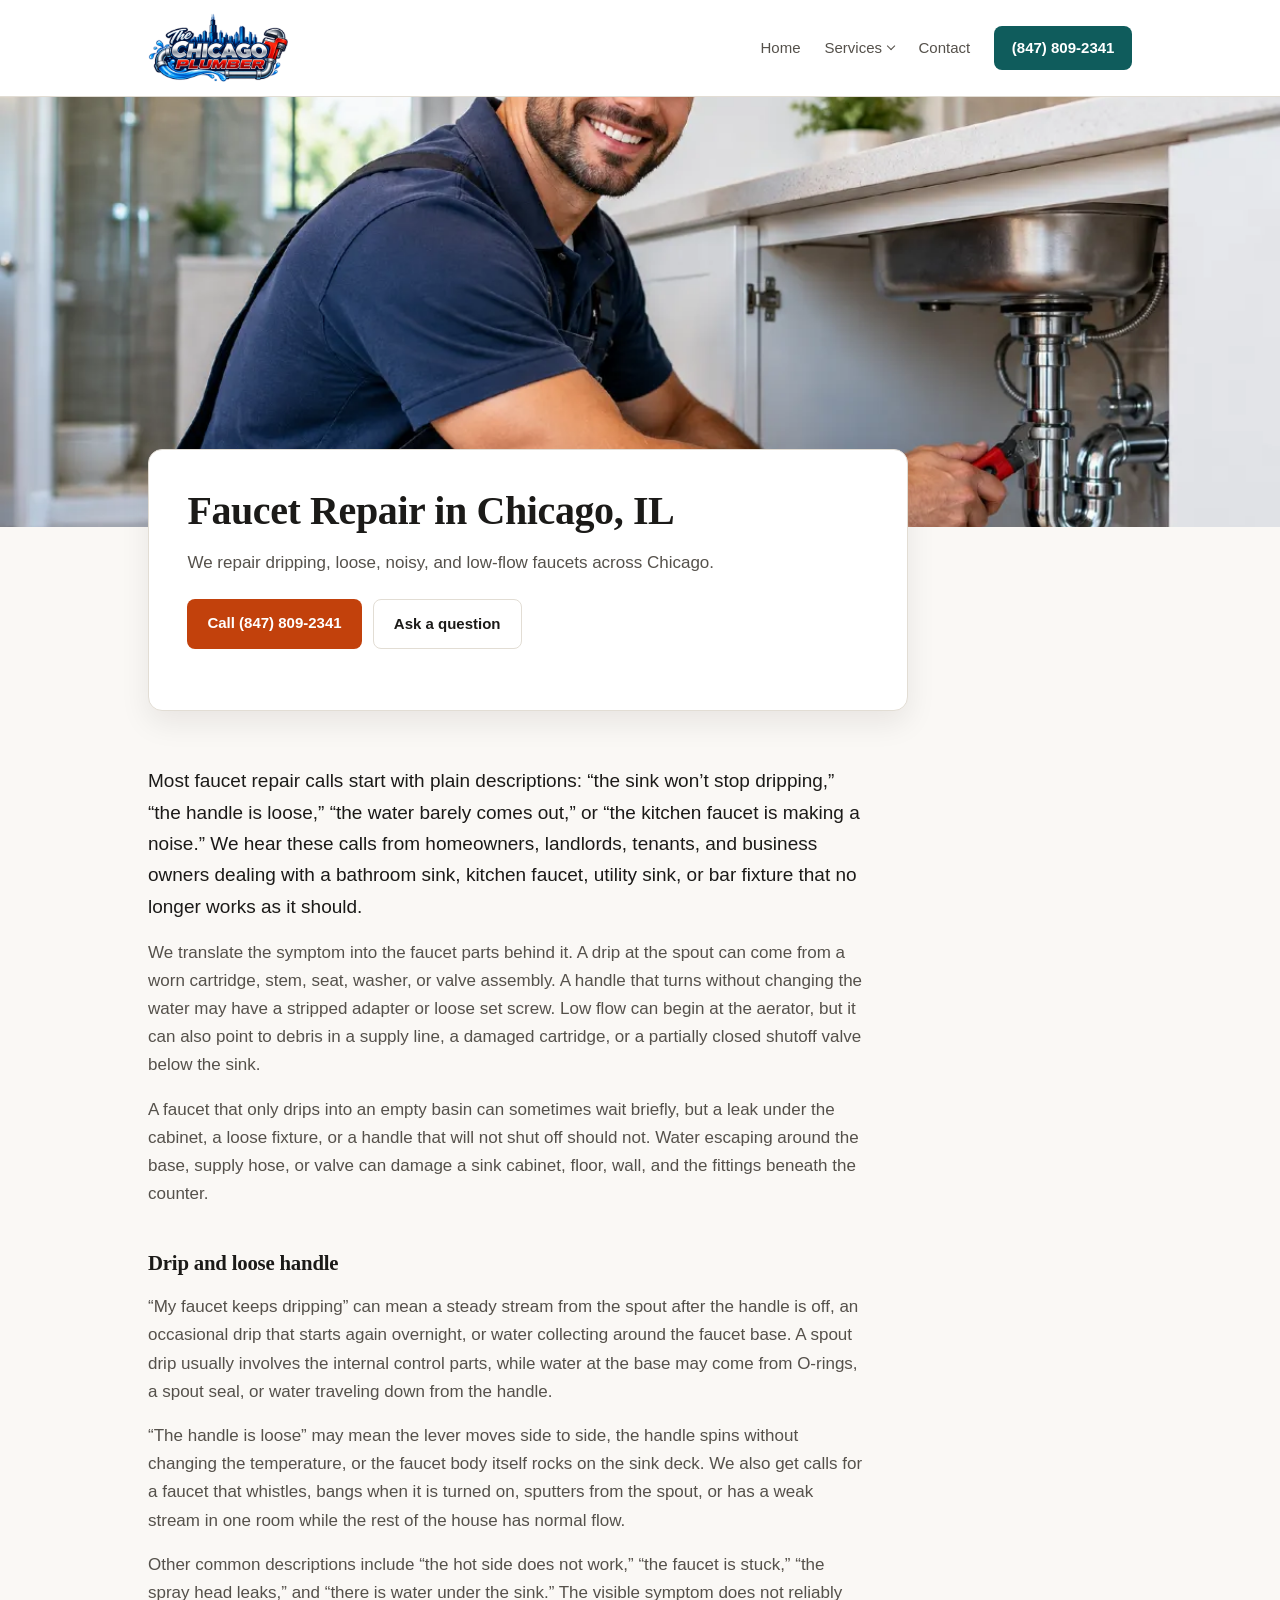
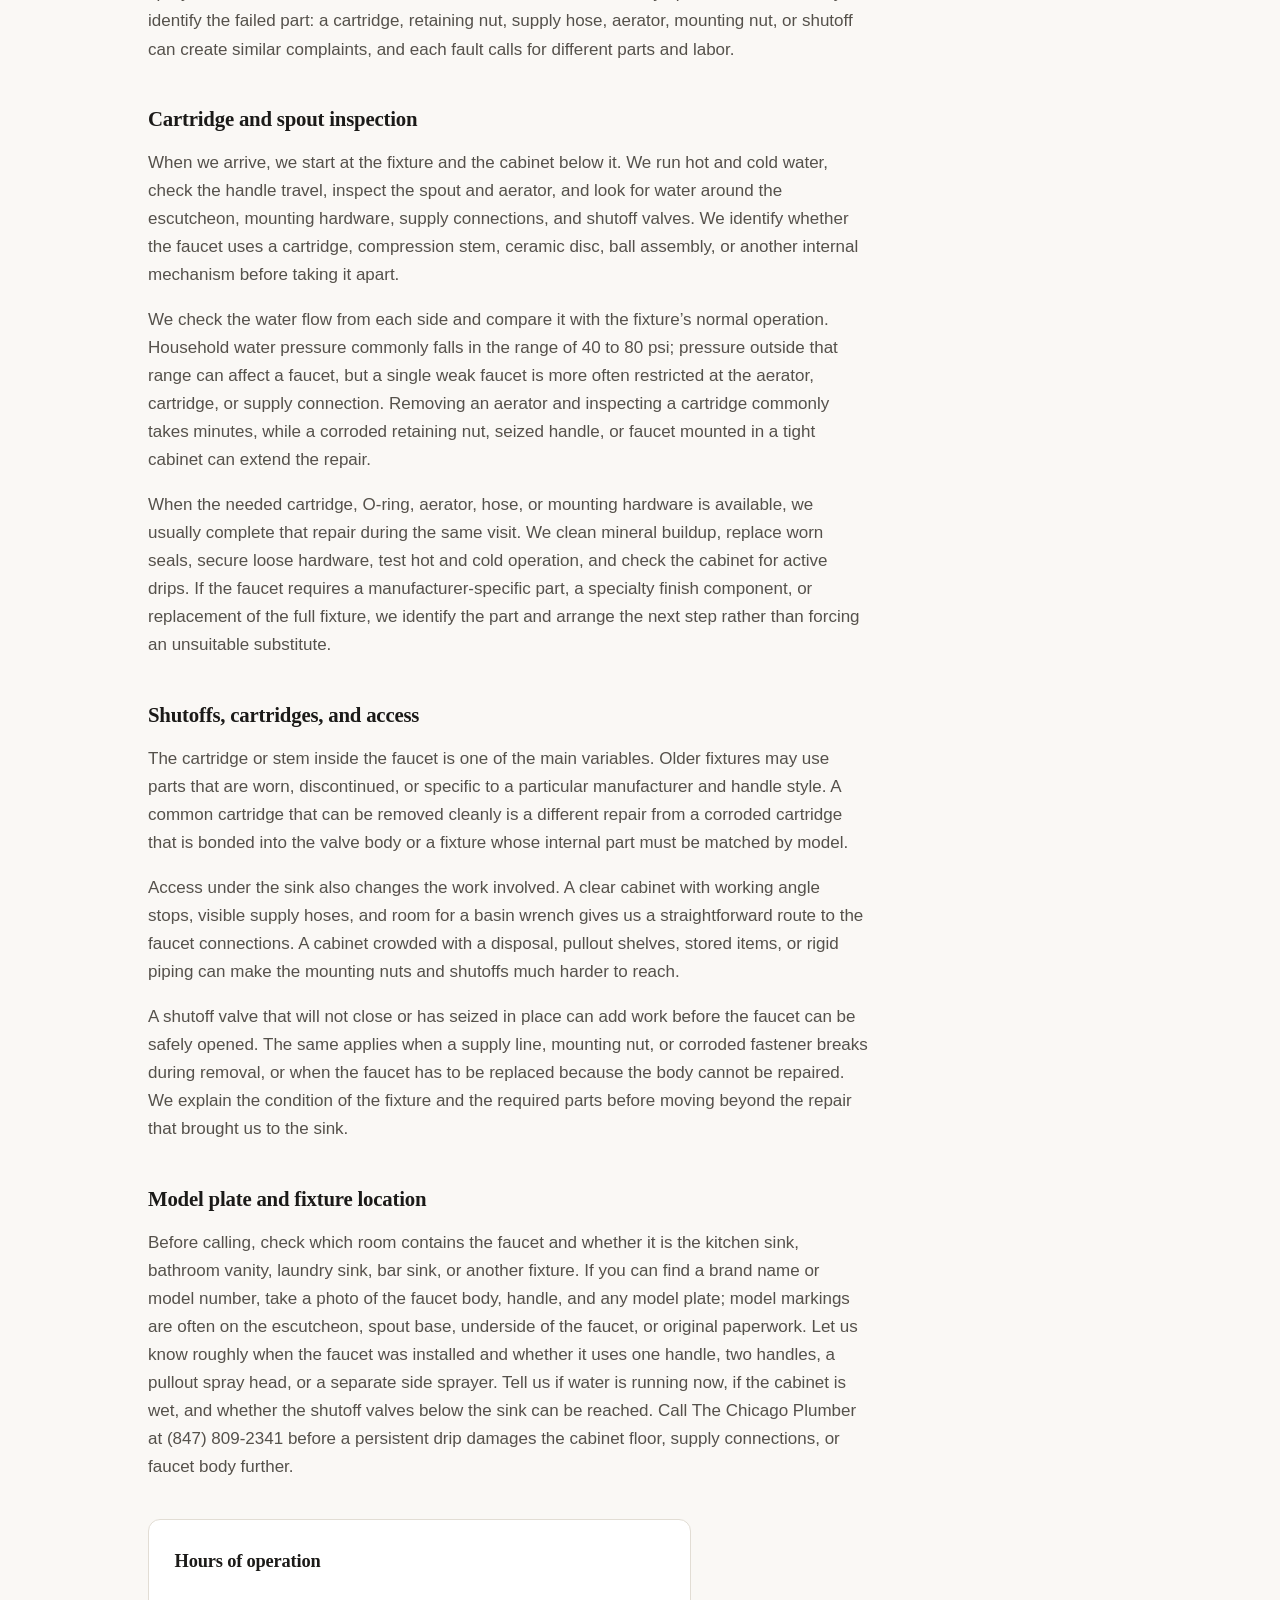
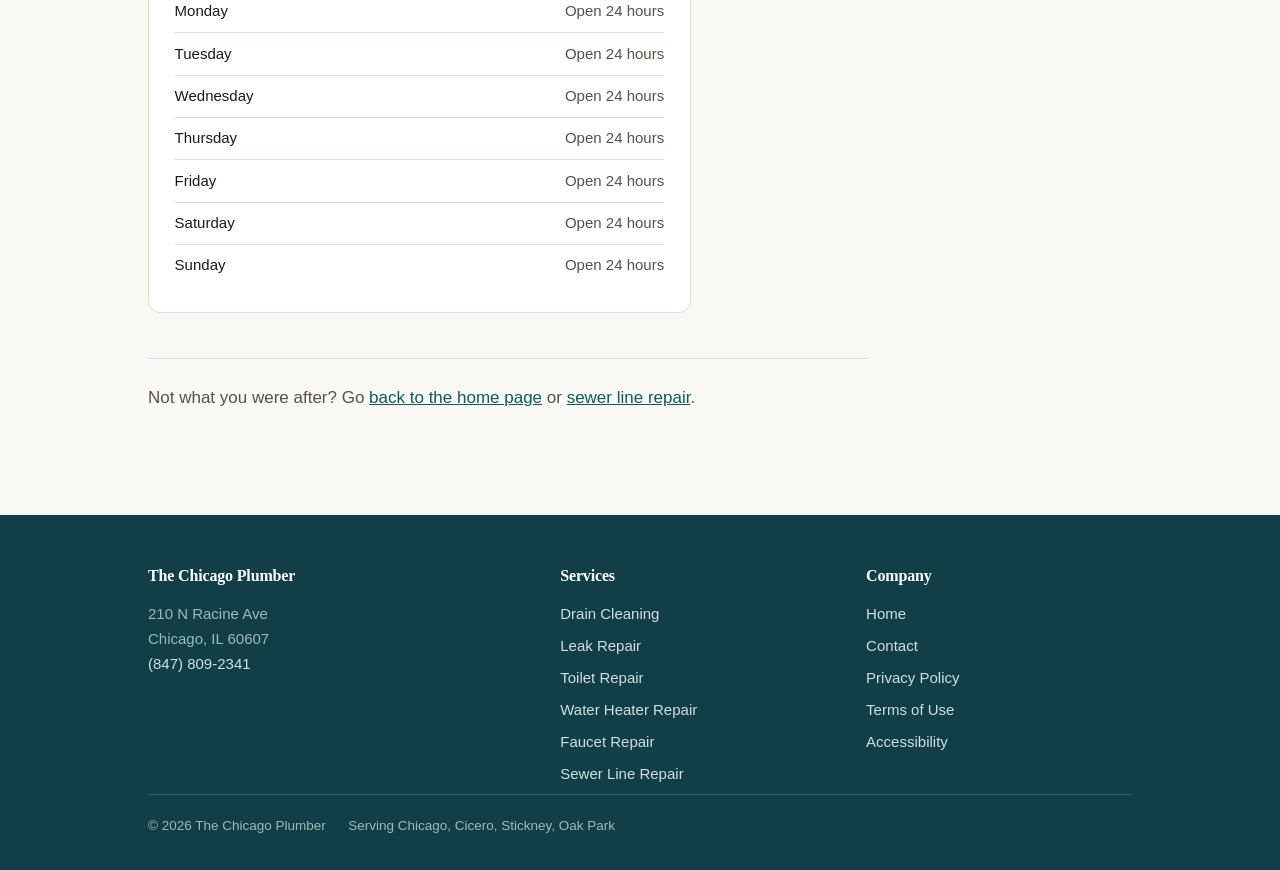
<file: faucet-repair/index.html>
<!DOCTYPE html>
<html lang="en">
<head>
<meta charset="utf-8">
<meta name="viewport" content="width=device-width, initial-scale=1">
<title>Faucet Repair Chicago, IL | The Chicago Plumber</title>
<meta name="description" content="The Chicago Plumber repairs dripping, loose, noisy, and low-flow faucets in Chicago, IL. We inspect cartridges, spouts, valves, and shutoffs on site.">
<link rel="canonical" href="https://the-chicago-plumber.7-y.xyz/faucet-repair/">
<meta property="og:type" content="website">
<meta property="og:title" content="Faucet Repair Chicago, IL | The Chicago Plumber">
<meta property="og:description" content="The Chicago Plumber repairs dripping, loose, noisy, and low-flow faucets in Chicago, IL. We inspect cartridges, spouts, valves, and shutoffs on site.">
<meta property="og:url" content="https://the-chicago-plumber.7-y.xyz/faucet-repair/">
<link rel="stylesheet" href="../assets/site.css">
<meta name="google-site-verification" content="t-WSOT5DDPjE7xdvAIFPmEQd6k5cSTc2SVNDgyF5hII">
<script type="application/ld+json">{"@context":"https://schema.org","@type":"Service","name":"Faucet Repair","serviceType":"Faucet Repair","url":"https://the-chicago-plumber.7-y.xyz/faucet-repair/","provider":{"@type":"Plumber","name":"The Chicago Plumber","url":"https://the-chicago-plumber.7-y.xyz/","telephone":"(847) 809-2341"},"areaServed":{"@type":"City","name":"Chicago"}}</script>
</head>
<body>

<a class="ledger-skip" href="#main">Skip to content</a>
<header class="ledger-head"><div class="ledger-shell ledger-head__row">
  <a class="ledger-brand" href="../">
    <img class="ledger-brand__mark" src="../assets/logo.png" alt="The Chicago Plumber">
  </a>
  <nav class="ledger-menu" aria-label="Main">
    <a href="../">Home</a>
    <details class="ledger-drop">
      <summary>Services</summary>
      <ul class="ledger-drop__list">
        <li class="ledger-drop__all"><a href="../#services">All services</a></li>
        <li><a href="../drain-cleaning/">Drain Cleaning</a></li><li><a href="../leak-repair/">Leak Repair</a></li><li><a href="../toilet-repair/">Toilet Repair</a></li><li><a href="../water-heater-repair/">Water Heater Repair</a></li><li><a href="../faucet-repair/" aria-current="page">Faucet Repair</a></li><li><a href="../sewer-line-repair/">Sewer Line Repair</a></li>
      </ul>
    </details>
    <a href="../contact/">Contact</a>
  </nav>
  <a class="ledger-ring" href="tel:+18478092341">(847) 809-2341</a>
</div></header>
<main id="main">


<section class="ledger-hero">
  <div class="ledger-hero__band">
    <img src="../assets/hero-2.webp" width="1200" height="800" alt="A plumber crouched under a kitchen sink, working on the trap below a stainless steel bowl"
         loading="eager" fetchpriority="high" decoding="async">
  </div>
  <div class="ledger-shell">
    <div class="ledger-hero__card">
      <h1>Faucet Repair in Chicago, IL</h1>
      <p>We repair dripping, loose, noisy, and low-flow faucets across Chicago.</p>
      <p class="ledger-acts">
        <a class="ledger-act ledger-act--fill" href="tel:+18478092341">Call (847) 809-2341</a>
        <a class="ledger-act ledger-act--line" href="../contact/">Ask a question</a>
      </p>
    </div>
  </div>
</section>
<section class="ledger-block"><div class="ledger-shell">
  <div class="ledger-prose"><p class="ledger-lead">Most faucet repair calls start with plain descriptions: “the sink won’t stop dripping,” “the handle is loose,” “the water barely comes out,” or “the kitchen faucet is making a noise.” We hear these calls from homeowners, landlords, tenants, and business owners dealing with a bathroom sink, kitchen faucet, utility sink, or bar fixture that no longer works as it should.</p>
<p>We translate the symptom into the faucet parts behind it. A drip at the spout can come from a worn cartridge, stem, seat, washer, or valve assembly. A handle that turns without changing the water may have a stripped adapter or loose set screw. Low flow can begin at the aerator, but it can also point to debris in a supply line, a damaged cartridge, or a partially closed shutoff valve below the sink.</p>
<p>A faucet that only drips into an empty basin can sometimes wait briefly, but a leak under the cabinet, a loose fixture, or a handle that will not shut off should not. Water escaping around the base, supply hose, or valve can damage a sink cabinet, floor, wall, and the fittings beneath the counter.</p>
<h2>Drip and loose handle</h2>
<p>“My faucet keeps dripping” can mean a steady stream from the spout after the handle is off, an occasional drip that starts again overnight, or water collecting around the faucet base. A spout drip usually involves the internal control parts, while water at the base may come from O-rings, a spout seal, or water traveling down from the handle.</p>
<p>“The handle is loose” may mean the lever moves side to side, the handle spins without changing the temperature, or the faucet body itself rocks on the sink deck. We also get calls for a faucet that whistles, bangs when it is turned on, sputters from the spout, or has a weak stream in one room while the rest of the house has normal flow.</p>
<p>Other common descriptions include “the hot side does not work,” “the faucet is stuck,” “the spray head leaks,” and “there is water under the sink.” The visible symptom does not reliably identify the failed part: a cartridge, retaining nut, supply hose, aerator, mounting nut, or shutoff can create similar complaints, and each fault calls for different parts and labor.</p>
<h2>Cartridge and spout inspection</h2>
<p>When we arrive, we start at the fixture and the cabinet below it. We run hot and cold water, check the handle travel, inspect the spout and aerator, and look for water around the escutcheon, mounting hardware, supply connections, and shutoff valves. We identify whether the faucet uses a cartridge, compression stem, ceramic disc, ball assembly, or another internal mechanism before taking it apart.</p>
<p>We check the water flow from each side and compare it with the fixture’s normal operation. Household water pressure commonly falls in the range of 40 to 80 psi; pressure outside that range can affect a faucet, but a single weak faucet is more often restricted at the aerator, cartridge, or supply connection. Removing an aerator and inspecting a cartridge commonly takes minutes, while a corroded retaining nut, seized handle, or faucet mounted in a tight cabinet can extend the repair.</p>
<p>When the needed cartridge, O-ring, aerator, hose, or mounting hardware is available, we usually complete that repair during the same visit. We clean mineral buildup, replace worn seals, secure loose hardware, test hot and cold operation, and check the cabinet for active drips. If the faucet requires a manufacturer-specific part, a specialty finish component, or replacement of the full fixture, we identify the part and arrange the next step rather than forcing an unsuitable substitute.</p>
<h2>Shutoffs, cartridges, and access</h2>
<p>The cartridge or stem inside the faucet is one of the main variables. Older fixtures may use parts that are worn, discontinued, or specific to a particular manufacturer and handle style. A common cartridge that can be removed cleanly is a different repair from a corroded cartridge that is bonded into the valve body or a fixture whose internal part must be matched by model.</p>
<p>Access under the sink also changes the work involved. A clear cabinet with working angle stops, visible supply hoses, and room for a basin wrench gives us a straightforward route to the faucet connections. A cabinet crowded with a disposal, pullout shelves, stored items, or rigid piping can make the mounting nuts and shutoffs much harder to reach.</p>
<p>A shutoff valve that will not close or has seized in place can add work before the faucet can be safely opened. The same applies when a supply line, mounting nut, or corroded fastener breaks during removal, or when the faucet has to be replaced because the body cannot be repaired. We explain the condition of the fixture and the required parts before moving beyond the repair that brought us to the sink.</p>
<h2>Model plate and fixture location</h2>
<p>Before calling, check which room contains the faucet and whether it is the kitchen sink, bathroom vanity, laundry sink, bar sink, or another fixture. If you can find a brand name or model number, take a photo of the faucet body, handle, and any model plate; model markings are often on the escutcheon, spout base, underside of the faucet, or original paperwork. Let us know roughly when the faucet was installed and whether it uses one handle, two handles, a pullout spray head, or a separate side sprayer. Tell us if water is running now, if the cabinet is wet, and whether the shutoff valves below the sink can be reached. Call The Chicago Plumber at (847) 809-2341 before a persistent drip damages the cabinet floor, supply connections, or faucet body further.</p></div>
  <div class="ledger-visit" style="margin-top:2.4rem">
<div class="ledger-hours">
  <h2>Hours of operation</h2>
  <table><tr><td>Monday</td><td>Open 24 hours</td></tr><tr><td>Tuesday</td><td>Open 24 hours</td></tr><tr><td>Wednesday</td><td>Open 24 hours</td></tr><tr><td>Thursday</td><td>Open 24 hours</td></tr><tr><td>Friday</td><td>Open 24 hours</td></tr><tr><td>Saturday</td><td>Open 24 hours</td></tr><tr><td>Sunday</td><td>Open 24 hours</td></tr></table>
</div></div>
  <div class="ledger-onward"><p>Not what you were after? Go <a href="../">back to the home page</a> or <a href="../sewer-line-repair/">sewer line repair</a>.</p></div>
</div></section>

</main>

<footer class="ledger-foot"><div class="ledger-shell">
  <div class="ledger-foot__spread">
    <div>
      <h2>The Chicago Plumber</h2>
      <p>210 N Racine Ave<br>Chicago, IL 60607<br>
         <a href="tel:+18478092341">(847) 809-2341</a></p>
      
    </div>
    <div><h2>Services</h2><ul><li><a href="../drain-cleaning/">Drain Cleaning</a></li><li><a href="../leak-repair/">Leak Repair</a></li><li><a href="../toilet-repair/">Toilet Repair</a></li><li><a href="../water-heater-repair/">Water Heater Repair</a></li><li><a href="../faucet-repair/">Faucet Repair</a></li><li><a href="../sewer-line-repair/">Sewer Line Repair</a></li></ul></div>
    <div><h2>Company</h2><ul>
      <li><a href="../">Home</a></li><li><a href="../contact/">Contact</a></li><li><a href="../privacy-policy/">Privacy Policy</a></li><li><a href="../terms-of-use/">Terms of Use</a></li><li><a href="../accessibility/">Accessibility</a></li>
    </ul></div>
  </div>
  <p class="ledger-foot__base">
    <span>&copy; 2026 The Chicago Plumber</span>
    <span>Serving Chicago, Cicero, Stickney, Oak Park</span>
  </p>
</div></footer>
</body>
</html>
</file>
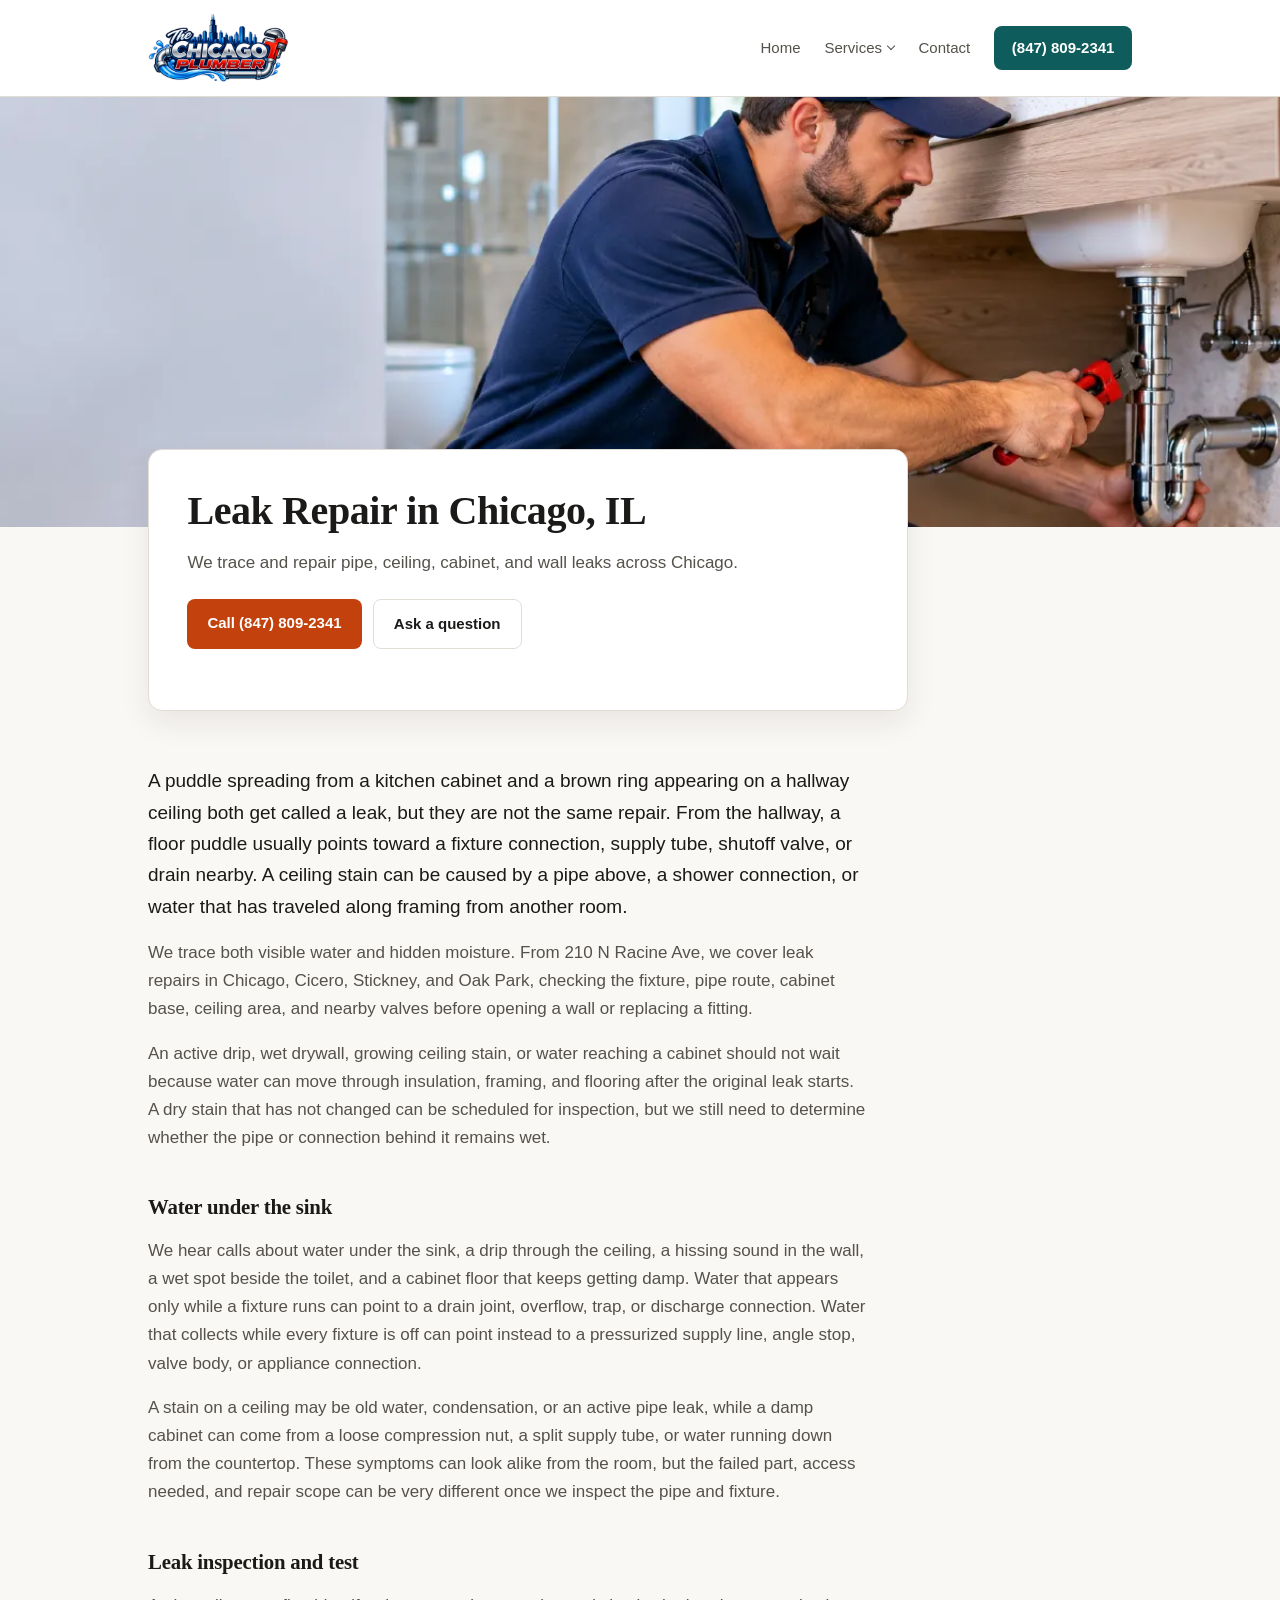
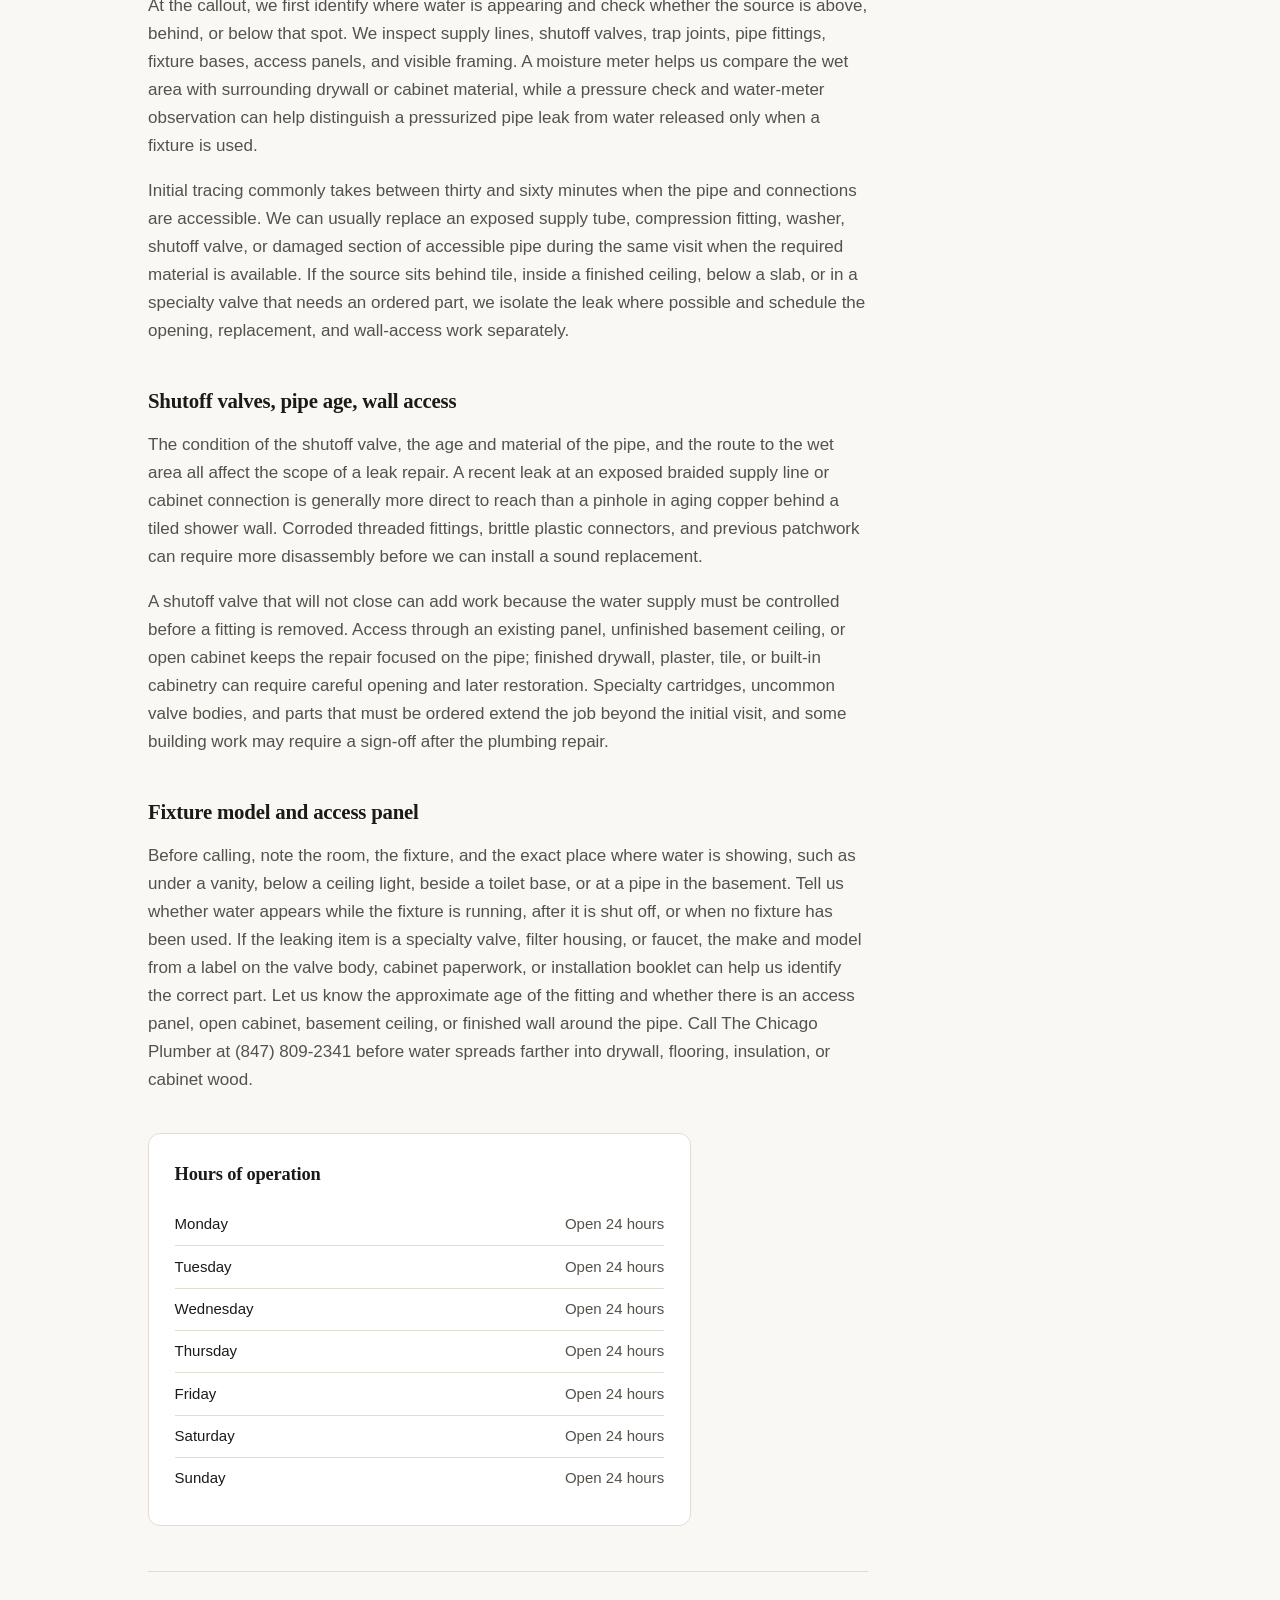
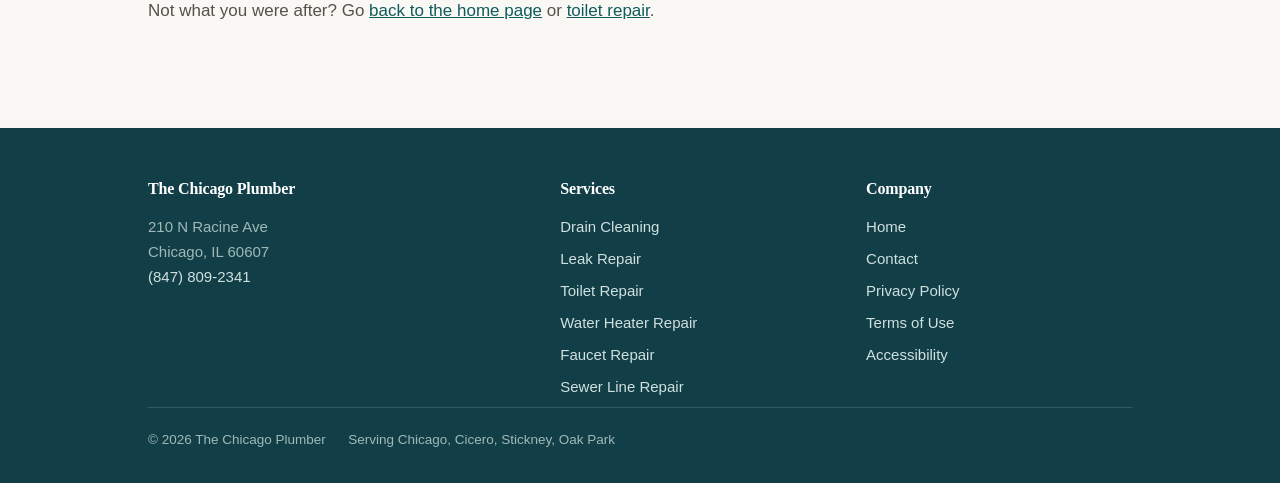
<file: leak-repair/index.html>
<!DOCTYPE html>
<html lang="en">
<head>
<meta charset="utf-8">
<meta name="viewport" content="width=device-width, initial-scale=1">
<title>Leak Repair | The Chicago Plumber | Chicago, IL</title>
<meta name="description" content="The Chicago Plumber finds and repairs leaks in pipes, ceilings, cabinets, and walls across Chicago, IL. Call with the fixture, room, and leak location.">
<link rel="canonical" href="https://the-chicago-plumber.7-y.xyz/leak-repair/">
<meta property="og:type" content="website">
<meta property="og:title" content="Leak Repair | The Chicago Plumber | Chicago, IL">
<meta property="og:description" content="The Chicago Plumber finds and repairs leaks in pipes, ceilings, cabinets, and walls across Chicago, IL. Call with the fixture, room, and leak location.">
<meta property="og:url" content="https://the-chicago-plumber.7-y.xyz/leak-repair/">
<link rel="stylesheet" href="../assets/site.css">
<meta name="google-site-verification" content="t-WSOT5DDPjE7xdvAIFPmEQd6k5cSTc2SVNDgyF5hII">
<script type="application/ld+json">{"@context":"https://schema.org","@type":"Service","name":"Leak Repair","serviceType":"Leak Repair","url":"https://the-chicago-plumber.7-y.xyz/leak-repair/","provider":{"@type":"Plumber","name":"The Chicago Plumber","url":"https://the-chicago-plumber.7-y.xyz/","telephone":"(847) 809-2341"},"areaServed":{"@type":"City","name":"Chicago"}}</script>
</head>
<body>

<a class="ledger-skip" href="#main">Skip to content</a>
<header class="ledger-head"><div class="ledger-shell ledger-head__row">
  <a class="ledger-brand" href="../">
    <img class="ledger-brand__mark" src="../assets/logo.png" alt="The Chicago Plumber">
  </a>
  <nav class="ledger-menu" aria-label="Main">
    <a href="../">Home</a>
    <details class="ledger-drop">
      <summary>Services</summary>
      <ul class="ledger-drop__list">
        <li class="ledger-drop__all"><a href="../#services">All services</a></li>
        <li><a href="../drain-cleaning/">Drain Cleaning</a></li><li><a href="../leak-repair/" aria-current="page">Leak Repair</a></li><li><a href="../toilet-repair/">Toilet Repair</a></li><li><a href="../water-heater-repair/">Water Heater Repair</a></li><li><a href="../faucet-repair/">Faucet Repair</a></li><li><a href="../sewer-line-repair/">Sewer Line Repair</a></li>
      </ul>
    </details>
    <a href="../contact/">Contact</a>
  </nav>
  <a class="ledger-ring" href="tel:+18478092341">(847) 809-2341</a>
</div></header>
<main id="main">


<section class="ledger-hero">
  <div class="ledger-hero__band">
    <img src="../assets/hero-3.webp" width="1200" height="800" alt="A plumber using a red-handled wrench on the pipework under a wooden vanity"
         loading="eager" fetchpriority="high" decoding="async">
  </div>
  <div class="ledger-shell">
    <div class="ledger-hero__card">
      <h1>Leak Repair in Chicago, IL</h1>
      <p>We trace and repair pipe, ceiling, cabinet, and wall leaks across Chicago.</p>
      <p class="ledger-acts">
        <a class="ledger-act ledger-act--fill" href="tel:+18478092341">Call (847) 809-2341</a>
        <a class="ledger-act ledger-act--line" href="../contact/">Ask a question</a>
      </p>
    </div>
  </div>
</section>
<section class="ledger-block"><div class="ledger-shell">
  <div class="ledger-prose"><p class="ledger-lead">A puddle spreading from a kitchen cabinet and a brown ring appearing on a hallway ceiling both get called a leak, but they are not the same repair. From the hallway, a floor puddle usually points toward a fixture connection, supply tube, shutoff valve, or drain nearby. A ceiling stain can be caused by a pipe above, a shower connection, or water that has traveled along framing from another room.</p>
<p>We trace both visible water and hidden moisture. From 210 N Racine Ave, we cover leak repairs in Chicago, Cicero, Stickney, and Oak Park, checking the fixture, pipe route, cabinet base, ceiling area, and nearby valves before opening a wall or replacing a fitting.</p>
<p>An active drip, wet drywall, growing ceiling stain, or water reaching a cabinet should not wait because water can move through insulation, framing, and flooring after the original leak starts. A dry stain that has not changed can be scheduled for inspection, but we still need to determine whether the pipe or connection behind it remains wet.</p>
<h2>Water under the sink</h2>
<p>We hear calls about water under the sink, a drip through the ceiling, a hissing sound in the wall, a wet spot beside the toilet, and a cabinet floor that keeps getting damp. Water that appears only while a fixture runs can point to a drain joint, overflow, trap, or discharge connection. Water that collects while every fixture is off can point instead to a pressurized supply line, angle stop, valve body, or appliance connection.</p>
<p>A stain on a ceiling may be old water, condensation, or an active pipe leak, while a damp cabinet can come from a loose compression nut, a split supply tube, or water running down from the countertop. These symptoms can look alike from the room, but the failed part, access needed, and repair scope can be very different once we inspect the pipe and fixture.</p>
<h2>Leak inspection and test</h2>
<p>At the callout, we first identify where water is appearing and check whether the source is above, behind, or below that spot. We inspect supply lines, shutoff valves, trap joints, pipe fittings, fixture bases, access panels, and visible framing. A moisture meter helps us compare the wet area with surrounding drywall or cabinet material, while a pressure check and water-meter observation can help distinguish a pressurized pipe leak from water released only when a fixture is used.</p>
<p>Initial tracing commonly takes between thirty and sixty minutes when the pipe and connections are accessible. We can usually replace an exposed supply tube, compression fitting, washer, shutoff valve, or damaged section of accessible pipe during the same visit when the required material is available. If the source sits behind tile, inside a finished ceiling, below a slab, or in a specialty valve that needs an ordered part, we isolate the leak where possible and schedule the opening, replacement, and wall-access work separately.</p>
<h2>Shutoff valves, pipe age, wall access</h2>
<p>The condition of the shutoff valve, the age and material of the pipe, and the route to the wet area all affect the scope of a leak repair. A recent leak at an exposed braided supply line or cabinet connection is generally more direct to reach than a pinhole in aging copper behind a tiled shower wall. Corroded threaded fittings, brittle plastic connectors, and previous patchwork can require more disassembly before we can install a sound replacement.</p>
<p>A shutoff valve that will not close can add work because the water supply must be controlled before a fitting is removed. Access through an existing panel, unfinished basement ceiling, or open cabinet keeps the repair focused on the pipe; finished drywall, plaster, tile, or built-in cabinetry can require careful opening and later restoration. Specialty cartridges, uncommon valve bodies, and parts that must be ordered extend the job beyond the initial visit, and some building work may require a sign-off after the plumbing repair.</p>
<h2>Fixture model and access panel</h2>
<p>Before calling, note the room, the fixture, and the exact place where water is showing, such as under a vanity, below a ceiling light, beside a toilet base, or at a pipe in the basement. Tell us whether water appears while the fixture is running, after it is shut off, or when no fixture has been used. If the leaking item is a specialty valve, filter housing, or faucet, the make and model from a label on the valve body, cabinet paperwork, or installation booklet can help us identify the correct part. Let us know the approximate age of the fitting and whether there is an access panel, open cabinet, basement ceiling, or finished wall around the pipe. Call The Chicago Plumber at (847) 809-2341 before water spreads farther into drywall, flooring, insulation, or cabinet wood.</p></div>
  <div class="ledger-visit" style="margin-top:2.4rem">
<div class="ledger-hours">
  <h2>Hours of operation</h2>
  <table><tr><td>Monday</td><td>Open 24 hours</td></tr><tr><td>Tuesday</td><td>Open 24 hours</td></tr><tr><td>Wednesday</td><td>Open 24 hours</td></tr><tr><td>Thursday</td><td>Open 24 hours</td></tr><tr><td>Friday</td><td>Open 24 hours</td></tr><tr><td>Saturday</td><td>Open 24 hours</td></tr><tr><td>Sunday</td><td>Open 24 hours</td></tr></table>
</div></div>
  <div class="ledger-onward"><p>Not what you were after? Go <a href="../">back to the home page</a> or <a href="../toilet-repair/">toilet repair</a>.</p></div>
</div></section>

</main>

<footer class="ledger-foot"><div class="ledger-shell">
  <div class="ledger-foot__spread">
    <div>
      <h2>The Chicago Plumber</h2>
      <p>210 N Racine Ave<br>Chicago, IL 60607<br>
         <a href="tel:+18478092341">(847) 809-2341</a></p>
      
    </div>
    <div><h2>Services</h2><ul><li><a href="../drain-cleaning/">Drain Cleaning</a></li><li><a href="../leak-repair/">Leak Repair</a></li><li><a href="../toilet-repair/">Toilet Repair</a></li><li><a href="../water-heater-repair/">Water Heater Repair</a></li><li><a href="../faucet-repair/">Faucet Repair</a></li><li><a href="../sewer-line-repair/">Sewer Line Repair</a></li></ul></div>
    <div><h2>Company</h2><ul>
      <li><a href="../">Home</a></li><li><a href="../contact/">Contact</a></li><li><a href="../privacy-policy/">Privacy Policy</a></li><li><a href="../terms-of-use/">Terms of Use</a></li><li><a href="../accessibility/">Accessibility</a></li>
    </ul></div>
  </div>
  <p class="ledger-foot__base">
    <span>&copy; 2026 The Chicago Plumber</span>
    <span>Serving Chicago, Cicero, Stickney, Oak Park</span>
  </p>
</div></footer>
</body>
</html>
</file>
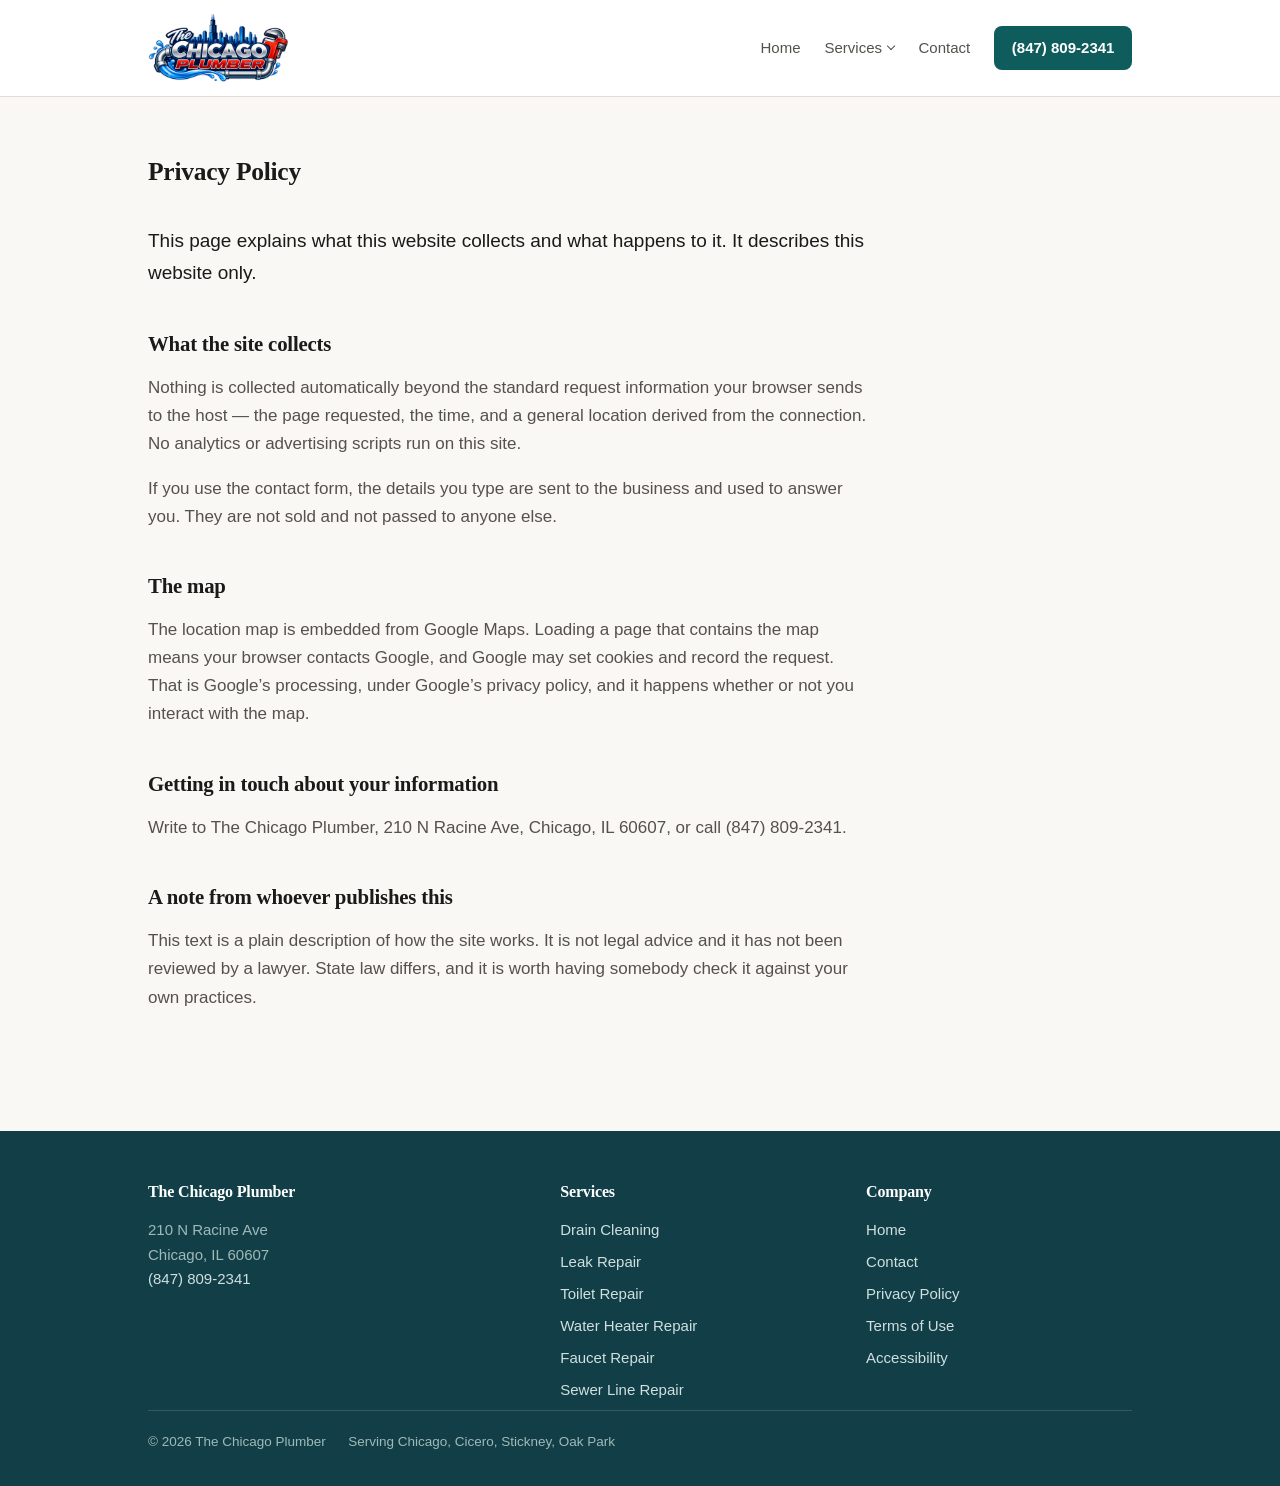
<file: privacy-policy/index.html>
<!DOCTYPE html>
<html lang="en">
<head>
<meta charset="utf-8">
<meta name="viewport" content="width=device-width, initial-scale=1">
<title>Privacy Policy | The Chicago Plumber</title>
<meta name="description" content="Privacy Policy for The Chicago Plumber in Chicago, IL.">
<link rel="canonical" href="https://the-chicago-plumber.7-y.xyz/privacy-policy/">
<meta property="og:type" content="website">
<meta property="og:title" content="Privacy Policy | The Chicago Plumber">
<meta property="og:description" content="Privacy Policy for The Chicago Plumber in Chicago, IL.">
<meta property="og:url" content="https://the-chicago-plumber.7-y.xyz/privacy-policy/">
<link rel="stylesheet" href="../assets/site.css">
<meta name="google-site-verification" content="t-WSOT5DDPjE7xdvAIFPmEQd6k5cSTc2SVNDgyF5hII">
</head>
<body>

<a class="ledger-skip" href="#main">Skip to content</a>
<header class="ledger-head"><div class="ledger-shell ledger-head__row">
  <a class="ledger-brand" href="../">
    <img class="ledger-brand__mark" src="../assets/logo.png" alt="The Chicago Plumber">
  </a>
  <nav class="ledger-menu" aria-label="Main">
    <a href="../">Home</a>
    <details class="ledger-drop">
      <summary>Services</summary>
      <ul class="ledger-drop__list">
        <li class="ledger-drop__all"><a href="../#services">All services</a></li>
        <li><a href="../drain-cleaning/">Drain Cleaning</a></li><li><a href="../leak-repair/">Leak Repair</a></li><li><a href="../toilet-repair/">Toilet Repair</a></li><li><a href="../water-heater-repair/">Water Heater Repair</a></li><li><a href="../faucet-repair/">Faucet Repair</a></li><li><a href="../sewer-line-repair/">Sewer Line Repair</a></li>
      </ul>
    </details>
    <a href="../contact/">Contact</a>
  </nav>
  <a class="ledger-ring" href="tel:+18478092341">(847) 809-2341</a>
</div></header>
<main id="main">

<section class="ledger-block"><div class="ledger-shell">
  <div class="ledger-block__lede"><h1>Privacy Policy</h1></div>
  <div class="ledger-prose"><p class="ledger-lead">This page explains what this website collects and what happens to it. It describes this website only.</p>
<h2>What the site collects</h2>
<p>Nothing is collected automatically beyond the standard request information your browser sends to the host — the page requested, the time, and a general location derived from the connection. No analytics or advertising scripts run on this site.</p>
<p>If you use the contact form, the details you type are sent to the business and used to answer you. They are not sold and not passed to anyone else.</p>
<h2>The map</h2>
<p>The location map is embedded from Google Maps. Loading a page that contains the map means your browser contacts Google, and Google may set cookies and record the request. That is Google’s processing, under Google’s privacy policy, and it happens whether or not you interact with the map.</p>
<h2>Getting in touch about your information</h2>
<p>Write to The Chicago Plumber, 210 N Racine Ave, Chicago, IL 60607, or call (847) 809-2341.</p>
<h2>A note from whoever publishes this</h2>
<p>This text is a plain description of how the site works. It is not legal advice and it has not been reviewed by a lawyer. State law differs, and it is worth having somebody check it against your own practices.</p></div>
</div></section>
</main>

<footer class="ledger-foot"><div class="ledger-shell">
  <div class="ledger-foot__spread">
    <div>
      <h2>The Chicago Plumber</h2>
      <p>210 N Racine Ave<br>Chicago, IL 60607<br>
         <a href="tel:+18478092341">(847) 809-2341</a></p>
      
    </div>
    <div><h2>Services</h2><ul><li><a href="../drain-cleaning/">Drain Cleaning</a></li><li><a href="../leak-repair/">Leak Repair</a></li><li><a href="../toilet-repair/">Toilet Repair</a></li><li><a href="../water-heater-repair/">Water Heater Repair</a></li><li><a href="../faucet-repair/">Faucet Repair</a></li><li><a href="../sewer-line-repair/">Sewer Line Repair</a></li></ul></div>
    <div><h2>Company</h2><ul>
      <li><a href="../">Home</a></li><li><a href="../contact/">Contact</a></li><li><a href="../privacy-policy/">Privacy Policy</a></li><li><a href="../terms-of-use/">Terms of Use</a></li><li><a href="../accessibility/">Accessibility</a></li>
    </ul></div>
  </div>
  <p class="ledger-foot__base">
    <span>&copy; 2026 The Chicago Plumber</span>
    <span>Serving Chicago, Cicero, Stickney, Oak Park</span>
  </p>
</div></footer>
</body>
</html>
</file>
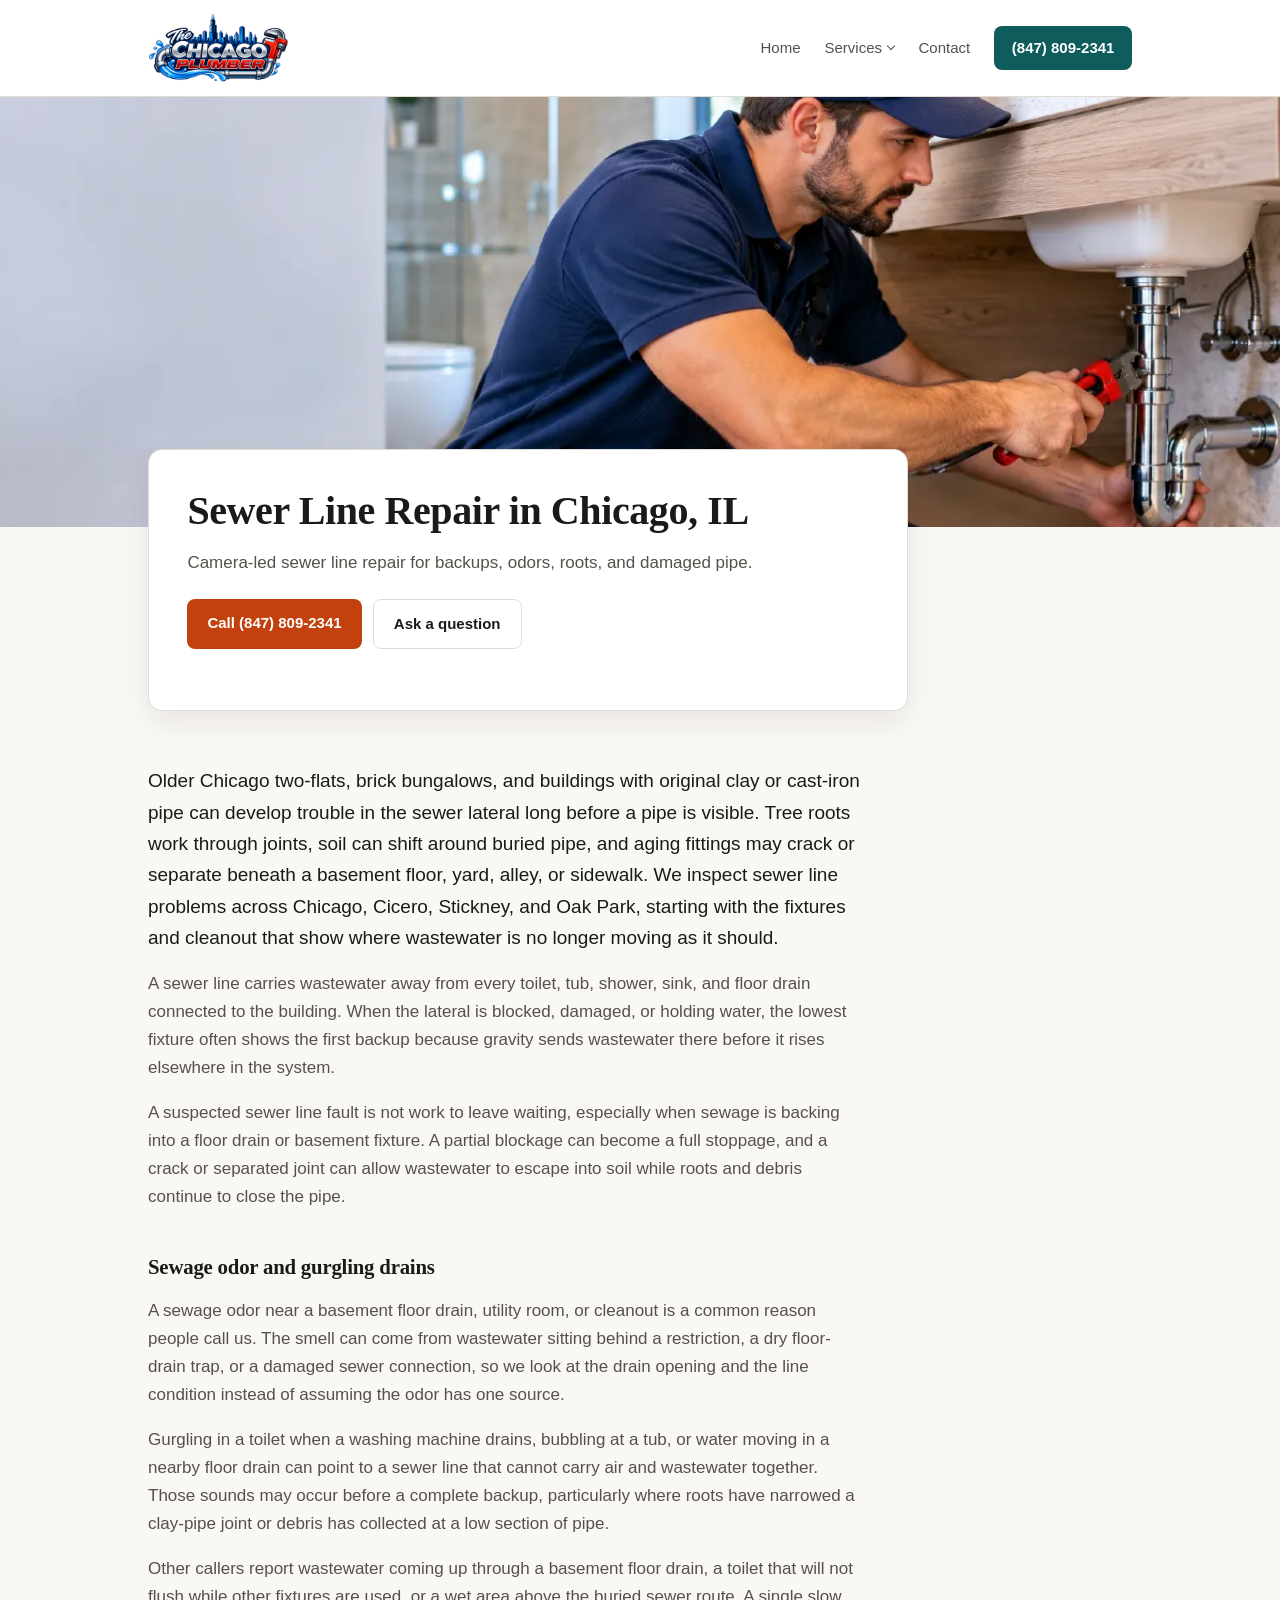
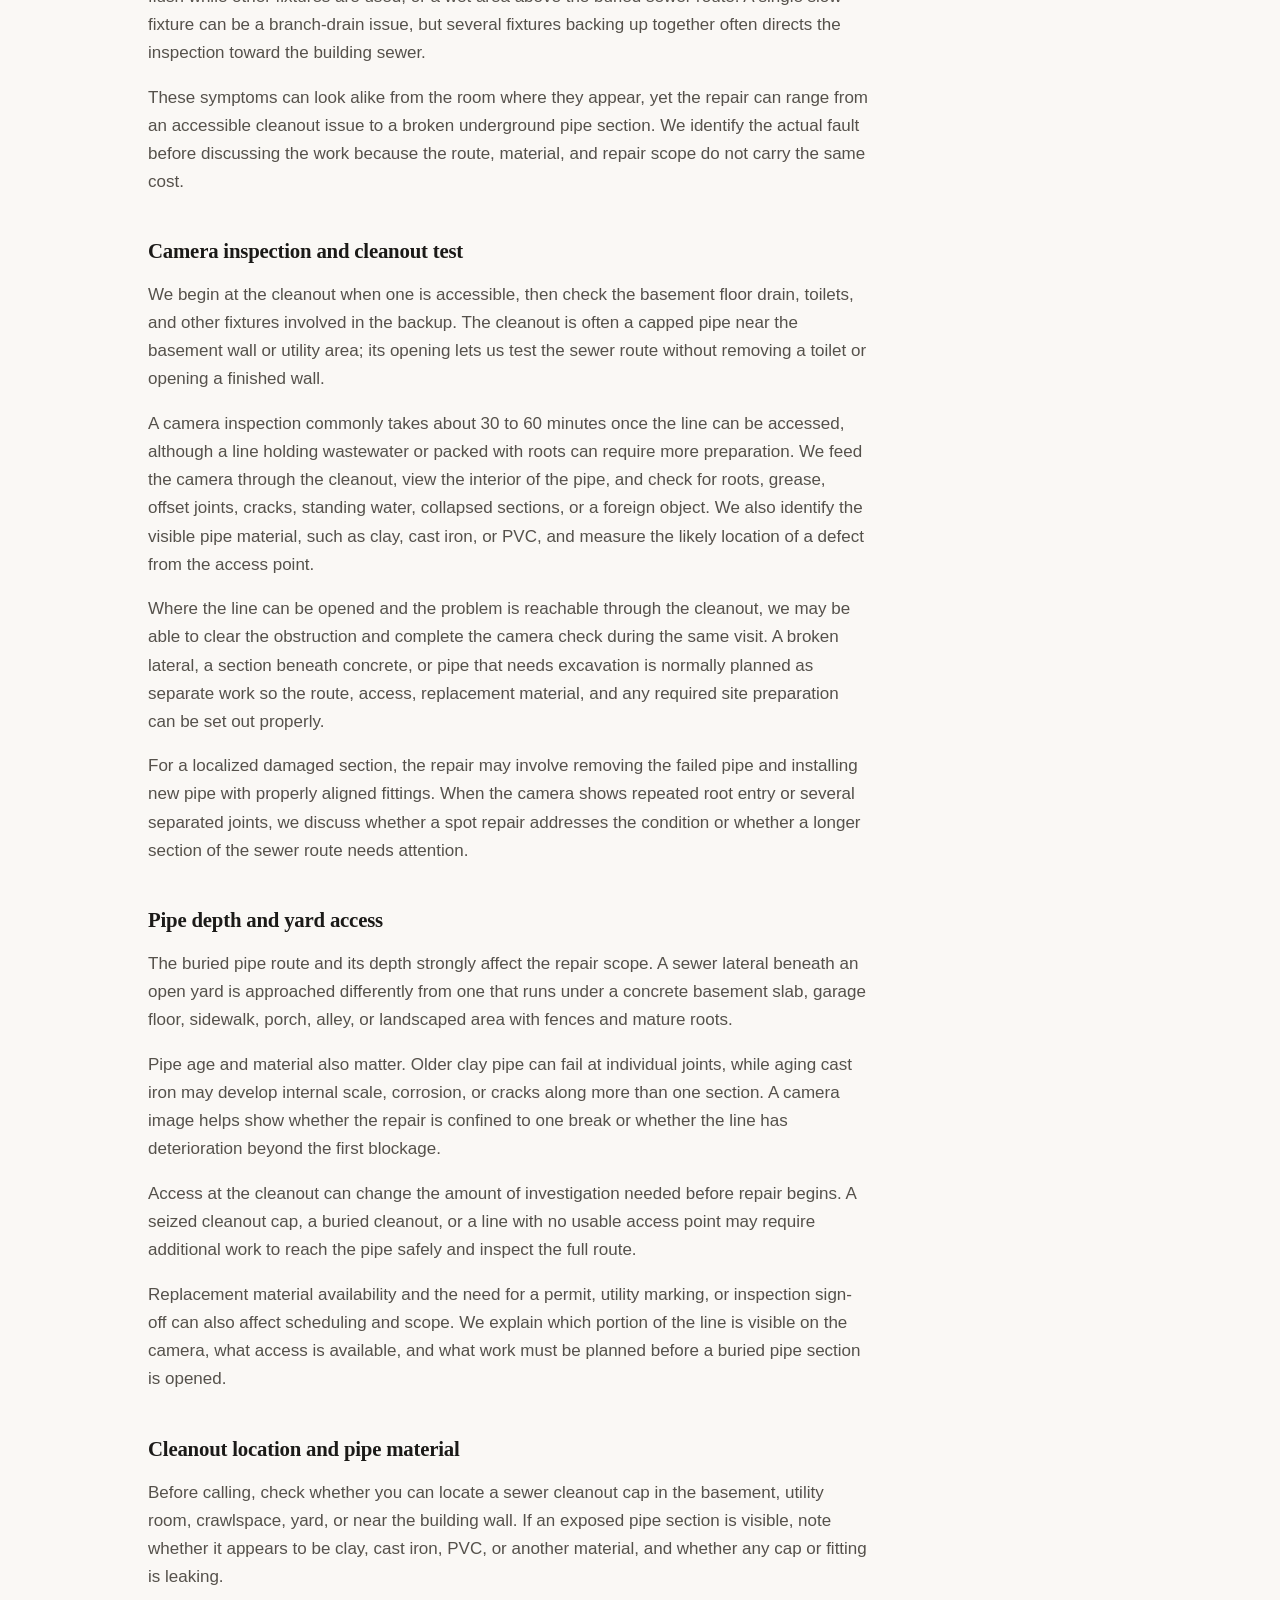
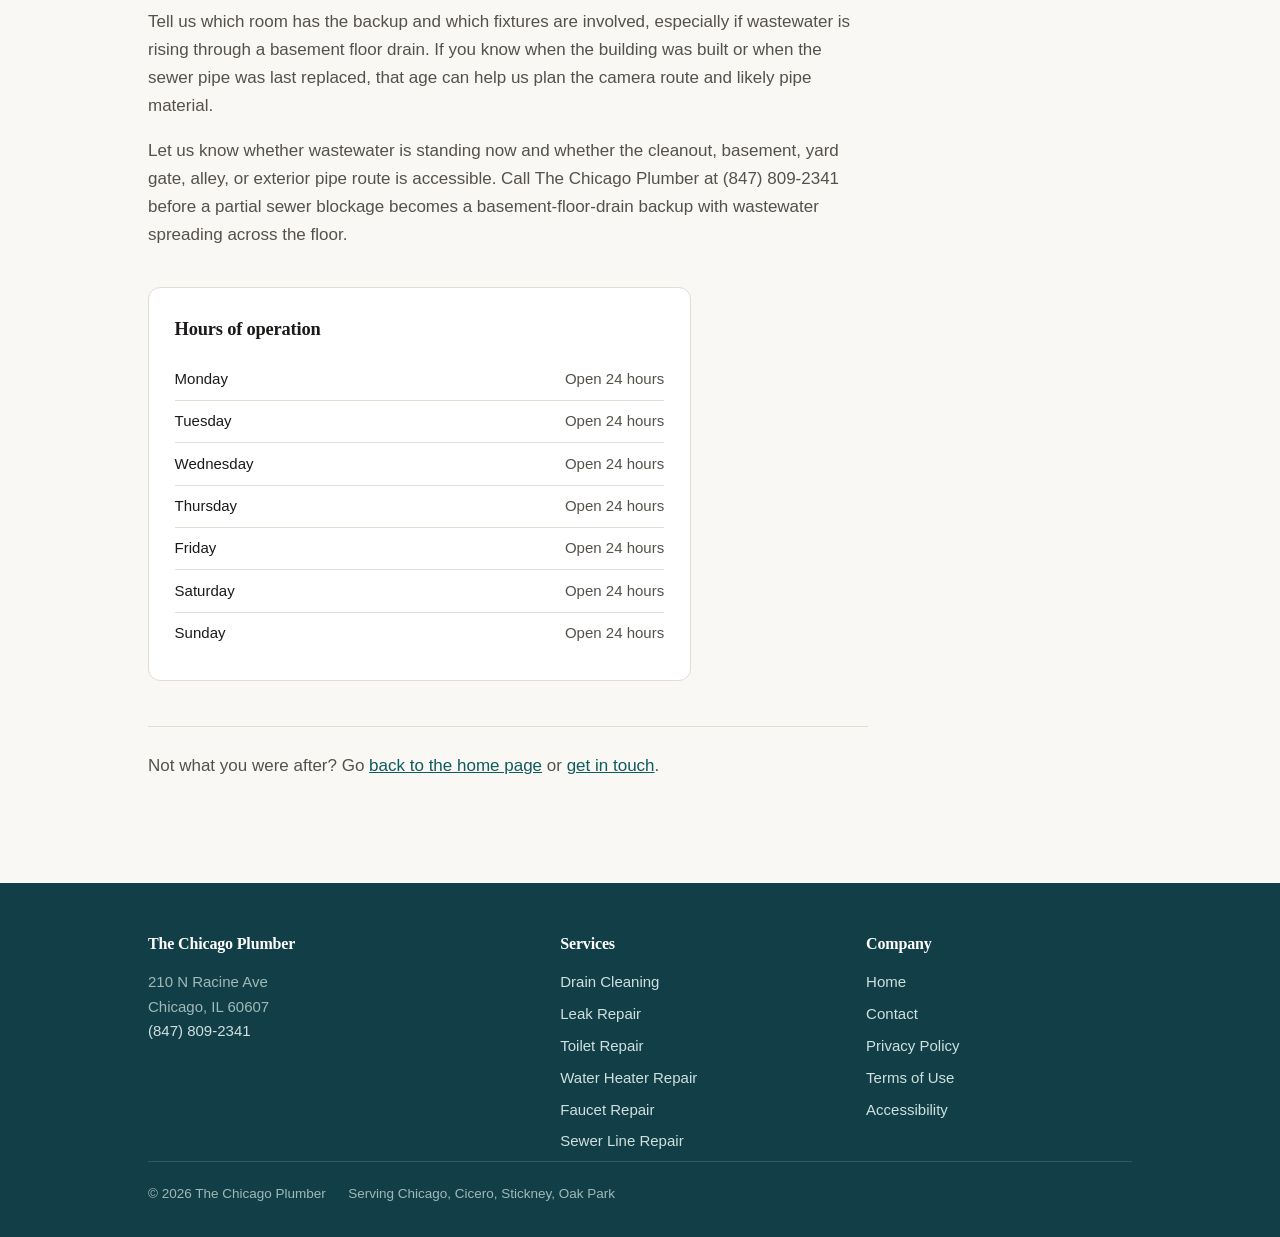
<file: sewer-line-repair/index.html>
<!DOCTYPE html>
<html lang="en">
<head>
<meta charset="utf-8">
<meta name="viewport" content="width=device-width, initial-scale=1">
<title>Sewer Line Repair | The Chicago Plumber | Chicago, IL</title>
<meta name="description" content="The Chicago Plumber handles sewer line repair in Chicago, IL, using camera inspection, cleanout testing, and clear repair planning for backups.">
<link rel="canonical" href="https://the-chicago-plumber.7-y.xyz/sewer-line-repair/">
<meta property="og:type" content="website">
<meta property="og:title" content="Sewer Line Repair | The Chicago Plumber | Chicago, IL">
<meta property="og:description" content="The Chicago Plumber handles sewer line repair in Chicago, IL, using camera inspection, cleanout testing, and clear repair planning for backups.">
<meta property="og:url" content="https://the-chicago-plumber.7-y.xyz/sewer-line-repair/">
<link rel="stylesheet" href="../assets/site.css">
<meta name="google-site-verification" content="t-WSOT5DDPjE7xdvAIFPmEQd6k5cSTc2SVNDgyF5hII">
<script type="application/ld+json">{"@context":"https://schema.org","@type":"Service","name":"Sewer Line Repair","serviceType":"Sewer Line Repair","url":"https://the-chicago-plumber.7-y.xyz/sewer-line-repair/","provider":{"@type":"Plumber","name":"The Chicago Plumber","url":"https://the-chicago-plumber.7-y.xyz/","telephone":"(847) 809-2341"},"areaServed":{"@type":"City","name":"Chicago"}}</script>
</head>
<body>

<a class="ledger-skip" href="#main">Skip to content</a>
<header class="ledger-head"><div class="ledger-shell ledger-head__row">
  <a class="ledger-brand" href="../">
    <img class="ledger-brand__mark" src="../assets/logo.png" alt="The Chicago Plumber">
  </a>
  <nav class="ledger-menu" aria-label="Main">
    <a href="../">Home</a>
    <details class="ledger-drop">
      <summary>Services</summary>
      <ul class="ledger-drop__list">
        <li class="ledger-drop__all"><a href="../#services">All services</a></li>
        <li><a href="../drain-cleaning/">Drain Cleaning</a></li><li><a href="../leak-repair/">Leak Repair</a></li><li><a href="../toilet-repair/">Toilet Repair</a></li><li><a href="../water-heater-repair/">Water Heater Repair</a></li><li><a href="../faucet-repair/">Faucet Repair</a></li><li><a href="../sewer-line-repair/" aria-current="page">Sewer Line Repair</a></li>
      </ul>
    </details>
    <a href="../contact/">Contact</a>
  </nav>
  <a class="ledger-ring" href="tel:+18478092341">(847) 809-2341</a>
</div></header>
<main id="main">


<section class="ledger-hero">
  <div class="ledger-hero__band">
    <img src="../assets/hero-3.webp" width="1200" height="800" alt="A plumber using a red-handled wrench on the pipework under a wooden vanity"
         loading="eager" fetchpriority="high" decoding="async">
  </div>
  <div class="ledger-shell">
    <div class="ledger-hero__card">
      <h1>Sewer Line Repair in Chicago, IL</h1>
      <p>Camera-led sewer line repair for backups, odors, roots, and damaged pipe.</p>
      <p class="ledger-acts">
        <a class="ledger-act ledger-act--fill" href="tel:+18478092341">Call (847) 809-2341</a>
        <a class="ledger-act ledger-act--line" href="../contact/">Ask a question</a>
      </p>
    </div>
  </div>
</section>
<section class="ledger-block"><div class="ledger-shell">
  <div class="ledger-prose"><p class="ledger-lead">Older Chicago two-flats, brick bungalows, and buildings with original clay or cast-iron pipe can develop trouble in the sewer lateral long before a pipe is visible. Tree roots work through joints, soil can shift around buried pipe, and aging fittings may crack or separate beneath a basement floor, yard, alley, or sidewalk. We inspect sewer line problems across Chicago, Cicero, Stickney, and Oak Park, starting with the fixtures and cleanout that show where wastewater is no longer moving as it should.</p>
<p>A sewer line carries wastewater away from every toilet, tub, shower, sink, and floor drain connected to the building. When the lateral is blocked, damaged, or holding water, the lowest fixture often shows the first backup because gravity sends wastewater there before it rises elsewhere in the system.</p>
<p>A suspected sewer line fault is not work to leave waiting, especially when sewage is backing into a floor drain or basement fixture. A partial blockage can become a full stoppage, and a crack or separated joint can allow wastewater to escape into soil while roots and debris continue to close the pipe.</p>
<h2>Sewage odor and gurgling drains</h2>
<p>A sewage odor near a basement floor drain, utility room, or cleanout is a common reason people call us. The smell can come from wastewater sitting behind a restriction, a dry floor-drain trap, or a damaged sewer connection, so we look at the drain opening and the line condition instead of assuming the odor has one source.</p>
<p>Gurgling in a toilet when a washing machine drains, bubbling at a tub, or water moving in a nearby floor drain can point to a sewer line that cannot carry air and wastewater together. Those sounds may occur before a complete backup, particularly where roots have narrowed a clay-pipe joint or debris has collected at a low section of pipe.</p>
<p>Other callers report wastewater coming up through a basement floor drain, a toilet that will not flush while other fixtures are used, or a wet area above the buried sewer route. A single slow fixture can be a branch-drain issue, but several fixtures backing up together often directs the inspection toward the building sewer.</p>
<p>These symptoms can look alike from the room where they appear, yet the repair can range from an accessible cleanout issue to a broken underground pipe section. We identify the actual fault before discussing the work because the route, material, and repair scope do not carry the same cost.</p>
<h2>Camera inspection and cleanout test</h2>
<p>We begin at the cleanout when one is accessible, then check the basement floor drain, toilets, and other fixtures involved in the backup. The cleanout is often a capped pipe near the basement wall or utility area; its opening lets us test the sewer route without removing a toilet or opening a finished wall.</p>
<p>A camera inspection commonly takes about 30 to 60 minutes once the line can be accessed, although a line holding wastewater or packed with roots can require more preparation. We feed the camera through the cleanout, view the interior of the pipe, and check for roots, grease, offset joints, cracks, standing water, collapsed sections, or a foreign object. We also identify the visible pipe material, such as clay, cast iron, or PVC, and measure the likely location of a defect from the access point.</p>
<p>Where the line can be opened and the problem is reachable through the cleanout, we may be able to clear the obstruction and complete the camera check during the same visit. A broken lateral, a section beneath concrete, or pipe that needs excavation is normally planned as separate work so the route, access, replacement material, and any required site preparation can be set out properly.</p>
<p>For a localized damaged section, the repair may involve removing the failed pipe and installing new pipe with properly aligned fittings. When the camera shows repeated root entry or several separated joints, we discuss whether a spot repair addresses the condition or whether a longer section of the sewer route needs attention.</p>
<h2>Pipe depth and yard access</h2>
<p>The buried pipe route and its depth strongly affect the repair scope. A sewer lateral beneath an open yard is approached differently from one that runs under a concrete basement slab, garage floor, sidewalk, porch, alley, or landscaped area with fences and mature roots.</p>
<p>Pipe age and material also matter. Older clay pipe can fail at individual joints, while aging cast iron may develop internal scale, corrosion, or cracks along more than one section. A camera image helps show whether the repair is confined to one break or whether the line has deterioration beyond the first blockage.</p>
<p>Access at the cleanout can change the amount of investigation needed before repair begins. A seized cleanout cap, a buried cleanout, or a line with no usable access point may require additional work to reach the pipe safely and inspect the full route.</p>
<p>Replacement material availability and the need for a permit, utility marking, or inspection sign-off can also affect scheduling and scope. We explain which portion of the line is visible on the camera, what access is available, and what work must be planned before a buried pipe section is opened.</p>
<h2>Cleanout location and pipe material</h2>
<p>Before calling, check whether you can locate a sewer cleanout cap in the basement, utility room, crawlspace, yard, or near the building wall. If an exposed pipe section is visible, note whether it appears to be clay, cast iron, PVC, or another material, and whether any cap or fitting is leaking.</p>
<p>Tell us which room has the backup and which fixtures are involved, especially if wastewater is rising through a basement floor drain. If you know when the building was built or when the sewer pipe was last replaced, that age can help us plan the camera route and likely pipe material.</p>
<p>Let us know whether wastewater is standing now and whether the cleanout, basement, yard gate, alley, or exterior pipe route is accessible. Call The Chicago Plumber at (847) 809-2341 before a partial sewer blockage becomes a basement-floor-drain backup with wastewater spreading across the floor.</p></div>
  <div class="ledger-visit" style="margin-top:2.4rem">
<div class="ledger-hours">
  <h2>Hours of operation</h2>
  <table><tr><td>Monday</td><td>Open 24 hours</td></tr><tr><td>Tuesday</td><td>Open 24 hours</td></tr><tr><td>Wednesday</td><td>Open 24 hours</td></tr><tr><td>Thursday</td><td>Open 24 hours</td></tr><tr><td>Friday</td><td>Open 24 hours</td></tr><tr><td>Saturday</td><td>Open 24 hours</td></tr><tr><td>Sunday</td><td>Open 24 hours</td></tr></table>
</div></div>
  <div class="ledger-onward"><p>Not what you were after? Go <a href="../">back to the home page</a> or <a href="../contact/">get in touch</a>.</p></div>
</div></section>

</main>

<footer class="ledger-foot"><div class="ledger-shell">
  <div class="ledger-foot__spread">
    <div>
      <h2>The Chicago Plumber</h2>
      <p>210 N Racine Ave<br>Chicago, IL 60607<br>
         <a href="tel:+18478092341">(847) 809-2341</a></p>
      
    </div>
    <div><h2>Services</h2><ul><li><a href="../drain-cleaning/">Drain Cleaning</a></li><li><a href="../leak-repair/">Leak Repair</a></li><li><a href="../toilet-repair/">Toilet Repair</a></li><li><a href="../water-heater-repair/">Water Heater Repair</a></li><li><a href="../faucet-repair/">Faucet Repair</a></li><li><a href="../sewer-line-repair/">Sewer Line Repair</a></li></ul></div>
    <div><h2>Company</h2><ul>
      <li><a href="../">Home</a></li><li><a href="../contact/">Contact</a></li><li><a href="../privacy-policy/">Privacy Policy</a></li><li><a href="../terms-of-use/">Terms of Use</a></li><li><a href="../accessibility/">Accessibility</a></li>
    </ul></div>
  </div>
  <p class="ledger-foot__base">
    <span>&copy; 2026 The Chicago Plumber</span>
    <span>Serving Chicago, Cicero, Stickney, Oak Park</span>
  </p>
</div></footer>
</body>
</html>
</file>
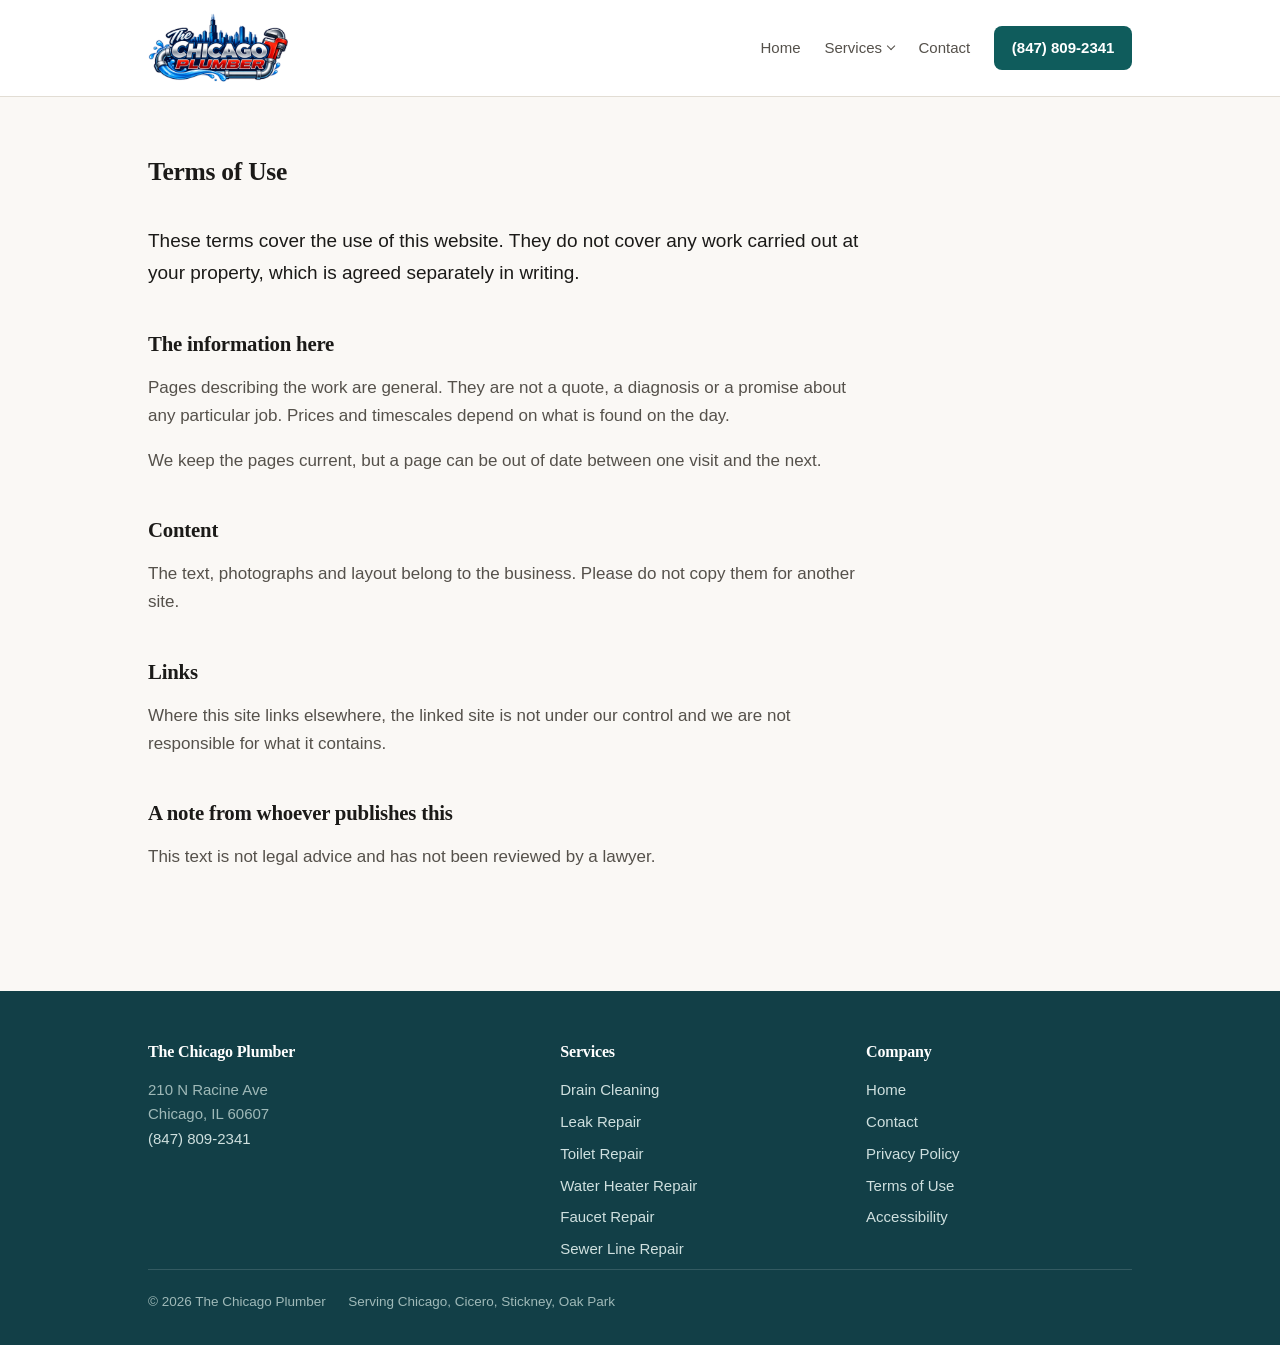
<file: terms-of-use/index.html>
<!DOCTYPE html>
<html lang="en">
<head>
<meta charset="utf-8">
<meta name="viewport" content="width=device-width, initial-scale=1">
<title>Terms of Use | The Chicago Plumber</title>
<meta name="description" content="Terms of Use for The Chicago Plumber in Chicago, IL.">
<link rel="canonical" href="https://the-chicago-plumber.7-y.xyz/terms-of-use/">
<meta property="og:type" content="website">
<meta property="og:title" content="Terms of Use | The Chicago Plumber">
<meta property="og:description" content="Terms of Use for The Chicago Plumber in Chicago, IL.">
<meta property="og:url" content="https://the-chicago-plumber.7-y.xyz/terms-of-use/">
<link rel="stylesheet" href="../assets/site.css">
<meta name="google-site-verification" content="t-WSOT5DDPjE7xdvAIFPmEQd6k5cSTc2SVNDgyF5hII">
</head>
<body>

<a class="ledger-skip" href="#main">Skip to content</a>
<header class="ledger-head"><div class="ledger-shell ledger-head__row">
  <a class="ledger-brand" href="../">
    <img class="ledger-brand__mark" src="../assets/logo.png" alt="The Chicago Plumber">
  </a>
  <nav class="ledger-menu" aria-label="Main">
    <a href="../">Home</a>
    <details class="ledger-drop">
      <summary>Services</summary>
      <ul class="ledger-drop__list">
        <li class="ledger-drop__all"><a href="../#services">All services</a></li>
        <li><a href="../drain-cleaning/">Drain Cleaning</a></li><li><a href="../leak-repair/">Leak Repair</a></li><li><a href="../toilet-repair/">Toilet Repair</a></li><li><a href="../water-heater-repair/">Water Heater Repair</a></li><li><a href="../faucet-repair/">Faucet Repair</a></li><li><a href="../sewer-line-repair/">Sewer Line Repair</a></li>
      </ul>
    </details>
    <a href="../contact/">Contact</a>
  </nav>
  <a class="ledger-ring" href="tel:+18478092341">(847) 809-2341</a>
</div></header>
<main id="main">

<section class="ledger-block"><div class="ledger-shell">
  <div class="ledger-block__lede"><h1>Terms of Use</h1></div>
  <div class="ledger-prose"><p class="ledger-lead">These terms cover the use of this website. They do not cover any work carried out at your property, which is agreed separately in writing.</p>
<h2>The information here</h2>
<p>Pages describing the work are general. They are not a quote, a diagnosis or a promise about any particular job. Prices and timescales depend on what is found on the day.</p>
<p>We keep the pages current, but a page can be out of date between one visit and the next.</p>
<h2>Content</h2>
<p>The text, photographs and layout belong to the business. Please do not copy them for another site.</p>
<h2>Links</h2>
<p>Where this site links elsewhere, the linked site is not under our control and we are not responsible for what it contains.</p>
<h2>A note from whoever publishes this</h2>
<p>This text is not legal advice and has not been reviewed by a lawyer.</p></div>
</div></section>
</main>

<footer class="ledger-foot"><div class="ledger-shell">
  <div class="ledger-foot__spread">
    <div>
      <h2>The Chicago Plumber</h2>
      <p>210 N Racine Ave<br>Chicago, IL 60607<br>
         <a href="tel:+18478092341">(847) 809-2341</a></p>
      
    </div>
    <div><h2>Services</h2><ul><li><a href="../drain-cleaning/">Drain Cleaning</a></li><li><a href="../leak-repair/">Leak Repair</a></li><li><a href="../toilet-repair/">Toilet Repair</a></li><li><a href="../water-heater-repair/">Water Heater Repair</a></li><li><a href="../faucet-repair/">Faucet Repair</a></li><li><a href="../sewer-line-repair/">Sewer Line Repair</a></li></ul></div>
    <div><h2>Company</h2><ul>
      <li><a href="../">Home</a></li><li><a href="../contact/">Contact</a></li><li><a href="../privacy-policy/">Privacy Policy</a></li><li><a href="../terms-of-use/">Terms of Use</a></li><li><a href="../accessibility/">Accessibility</a></li>
    </ul></div>
  </div>
  <p class="ledger-foot__base">
    <span>&copy; 2026 The Chicago Plumber</span>
    <span>Serving Chicago, Cicero, Stickney, Oak Park</span>
  </p>
</div></footer>
</body>
</html>
</file>
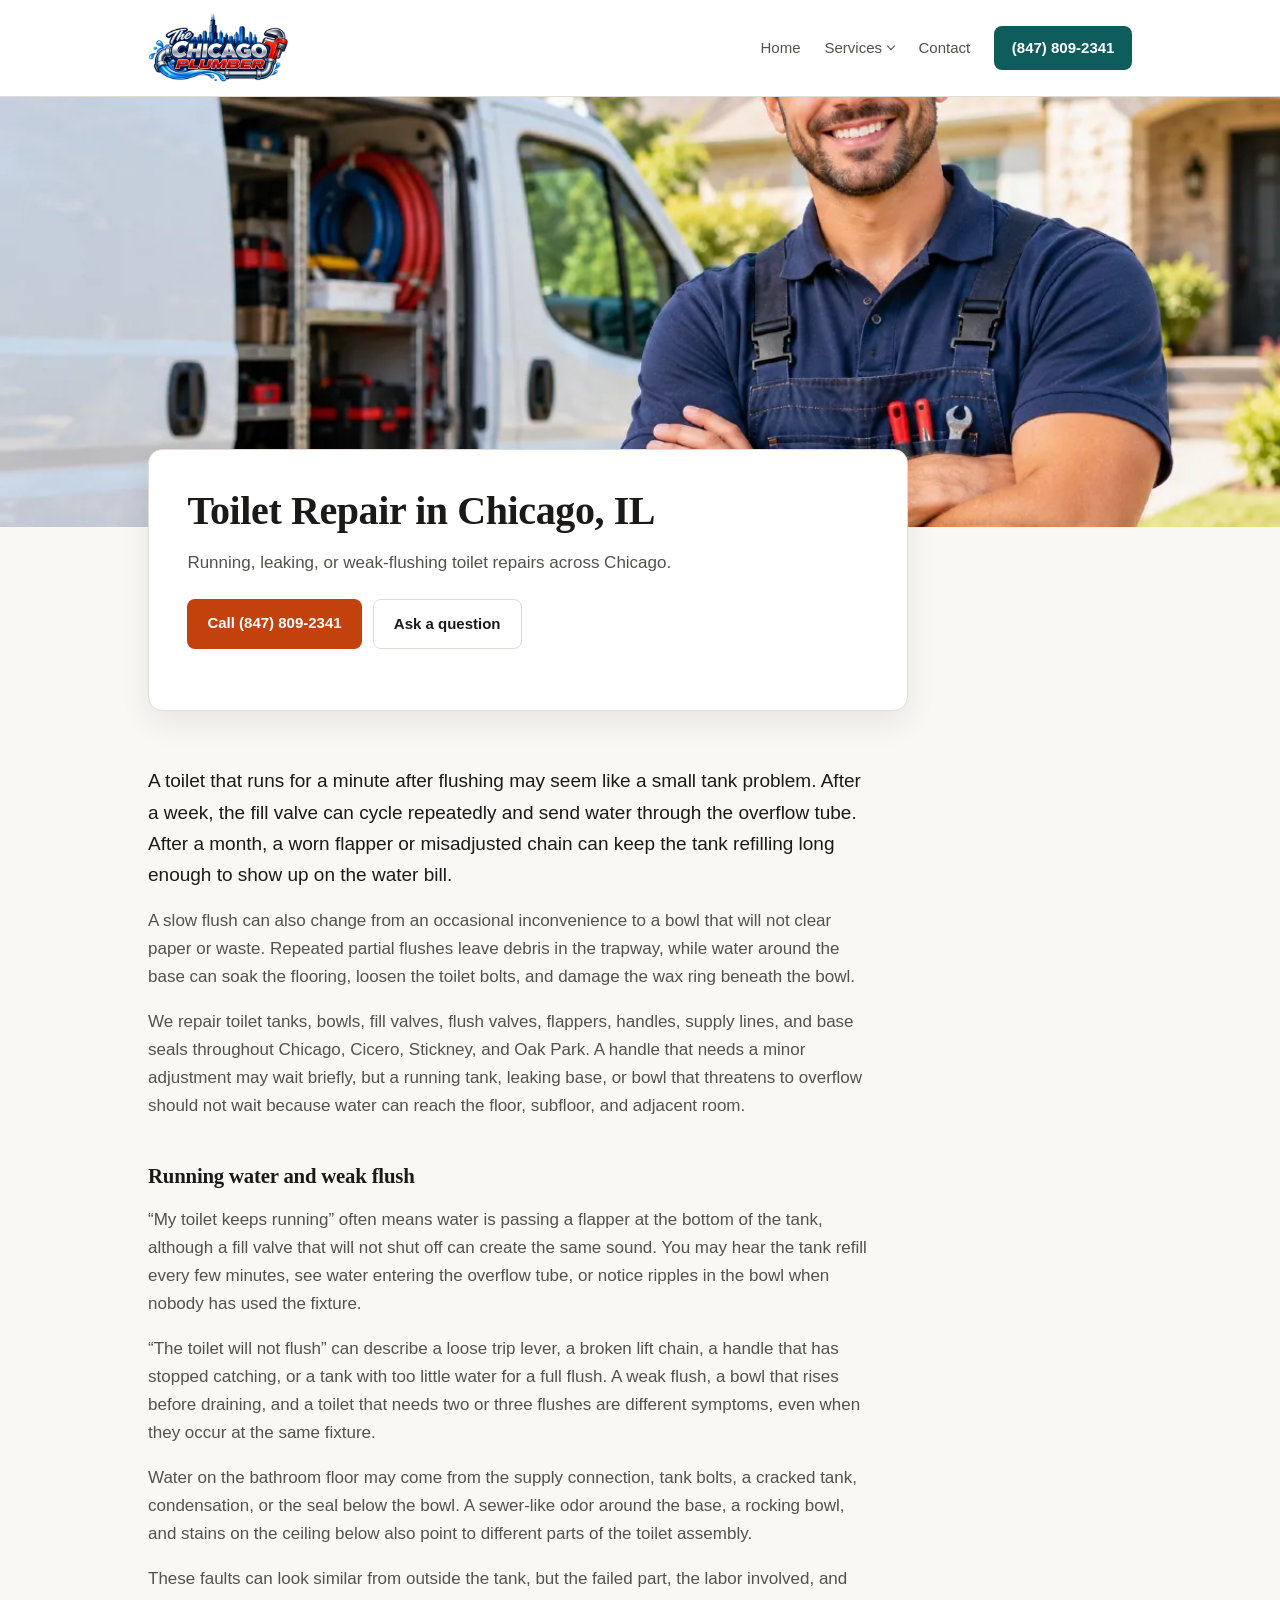
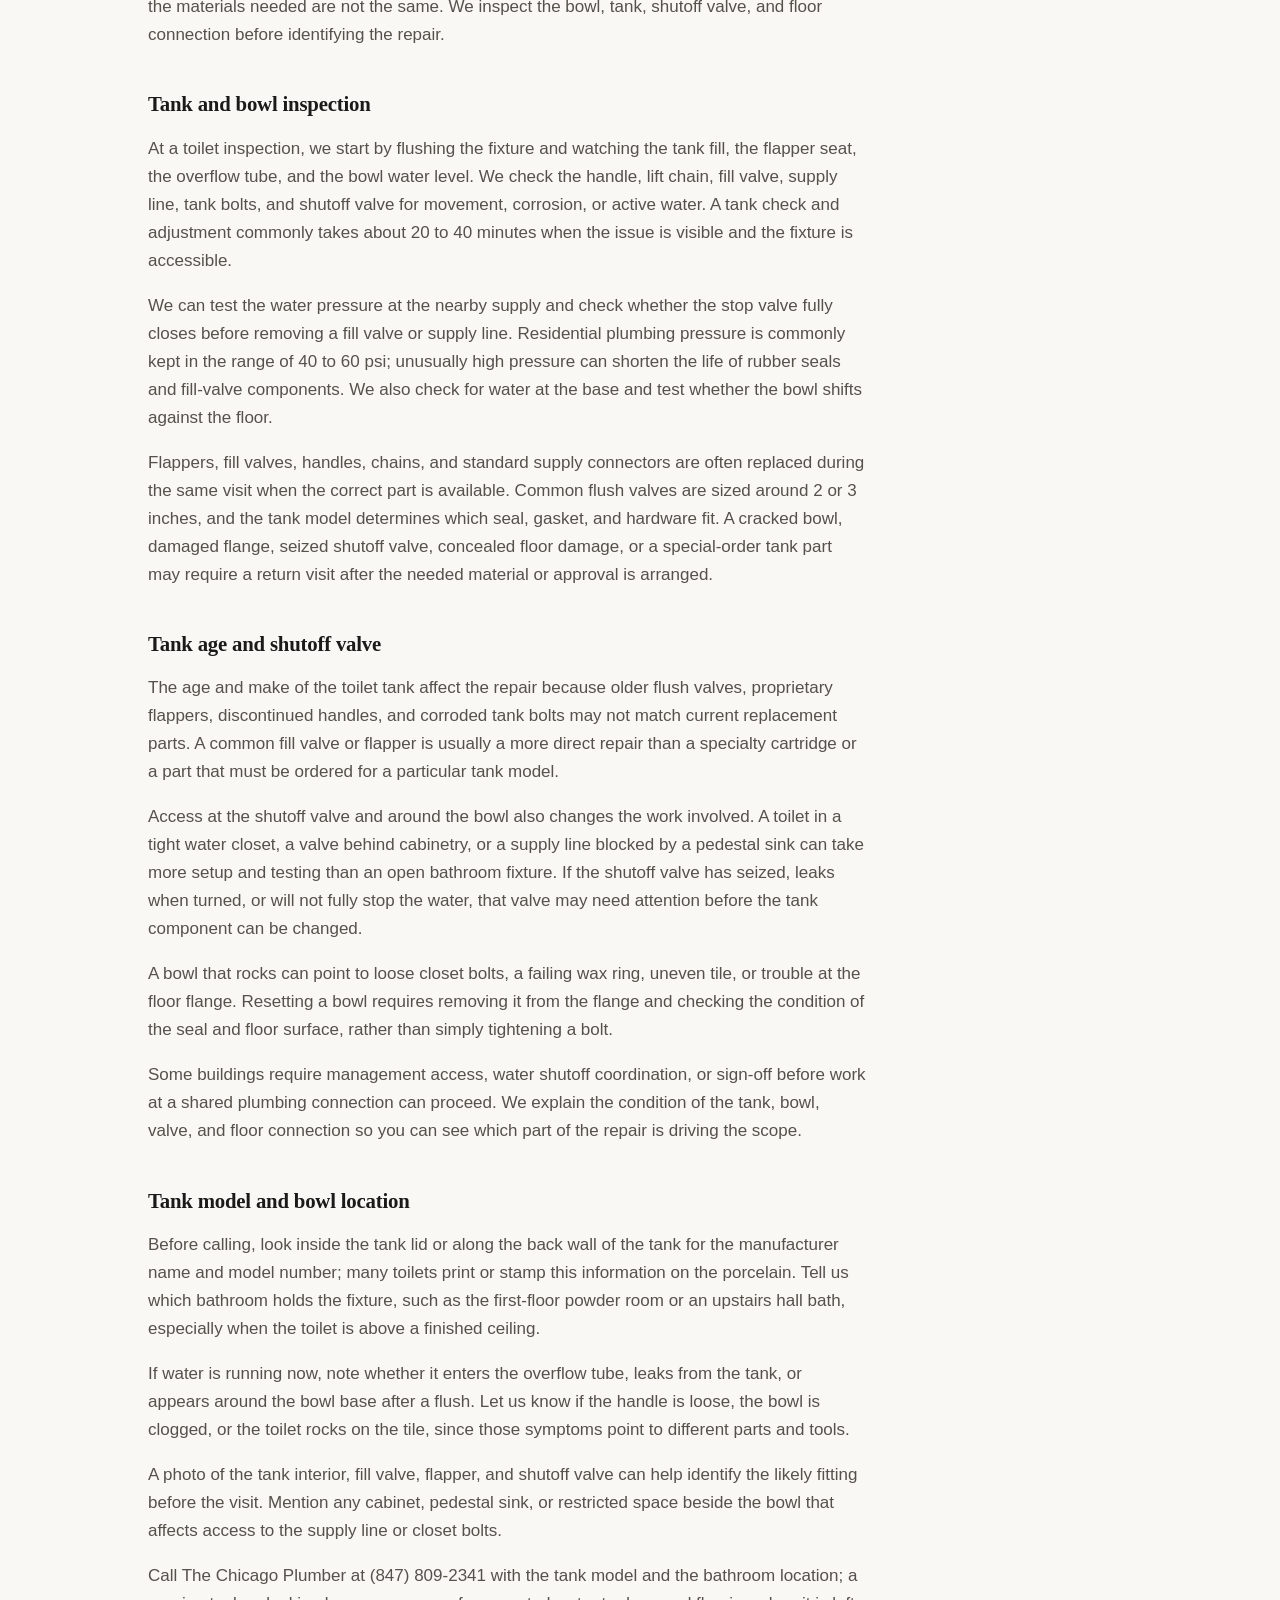
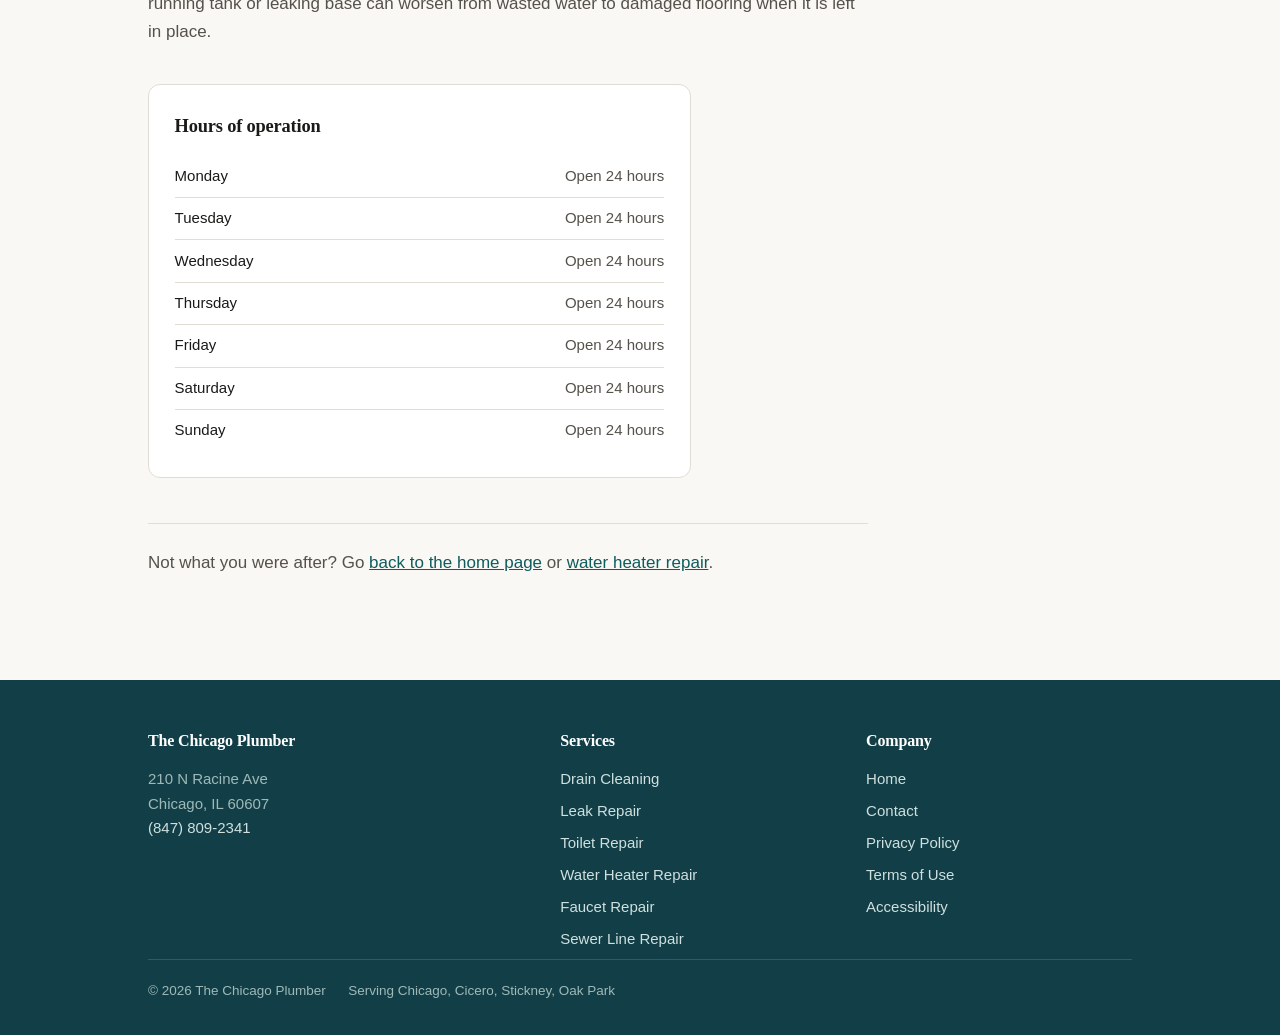
<file: toilet-repair/index.html>
<!DOCTYPE html>
<html lang="en">
<head>
<meta charset="utf-8">
<meta name="viewport" content="width=device-width, initial-scale=1">
<title>Toilet Repair | The Chicago Plumber | Chicago, IL</title>
<meta name="description" content="The Chicago Plumber repairs running, leaking, weak-flushing, and clogged toilets across Chicago, IL. Call with your tank model and fixture symptoms.">
<link rel="canonical" href="https://the-chicago-plumber.7-y.xyz/toilet-repair/">
<meta property="og:type" content="website">
<meta property="og:title" content="Toilet Repair | The Chicago Plumber | Chicago, IL">
<meta property="og:description" content="The Chicago Plumber repairs running, leaking, weak-flushing, and clogged toilets across Chicago, IL. Call with your tank model and fixture symptoms.">
<meta property="og:url" content="https://the-chicago-plumber.7-y.xyz/toilet-repair/">
<link rel="stylesheet" href="../assets/site.css">
<meta name="google-site-verification" content="t-WSOT5DDPjE7xdvAIFPmEQd6k5cSTc2SVNDgyF5hII">
<script type="application/ld+json">{"@context":"https://schema.org","@type":"Service","name":"Toilet Repair","serviceType":"Toilet Repair","url":"https://the-chicago-plumber.7-y.xyz/toilet-repair/","provider":{"@type":"Plumber","name":"The Chicago Plumber","url":"https://the-chicago-plumber.7-y.xyz/","telephone":"(847) 809-2341"},"areaServed":{"@type":"City","name":"Chicago"}}</script>
</head>
<body>

<a class="ledger-skip" href="#main">Skip to content</a>
<header class="ledger-head"><div class="ledger-shell ledger-head__row">
  <a class="ledger-brand" href="../">
    <img class="ledger-brand__mark" src="../assets/logo.png" alt="The Chicago Plumber">
  </a>
  <nav class="ledger-menu" aria-label="Main">
    <a href="../">Home</a>
    <details class="ledger-drop">
      <summary>Services</summary>
      <ul class="ledger-drop__list">
        <li class="ledger-drop__all"><a href="../#services">All services</a></li>
        <li><a href="../drain-cleaning/">Drain Cleaning</a></li><li><a href="../leak-repair/">Leak Repair</a></li><li><a href="../toilet-repair/" aria-current="page">Toilet Repair</a></li><li><a href="../water-heater-repair/">Water Heater Repair</a></li><li><a href="../faucet-repair/">Faucet Repair</a></li><li><a href="../sewer-line-repair/">Sewer Line Repair</a></li>
      </ul>
    </details>
    <a href="../contact/">Contact</a>
  </nav>
  <a class="ledger-ring" href="tel:+18478092341">(847) 809-2341</a>
</div></header>
<main id="main">


<section class="ledger-hero">
  <div class="ledger-hero__band">
    <img src="../assets/hero-4.webp" width="1200" height="800" alt="A plumber standing beside an open service van outside a house"
         loading="eager" fetchpriority="high" decoding="async">
  </div>
  <div class="ledger-shell">
    <div class="ledger-hero__card">
      <h1>Toilet Repair in Chicago, IL</h1>
      <p>Running, leaking, or weak-flushing toilet repairs across Chicago.</p>
      <p class="ledger-acts">
        <a class="ledger-act ledger-act--fill" href="tel:+18478092341">Call (847) 809-2341</a>
        <a class="ledger-act ledger-act--line" href="../contact/">Ask a question</a>
      </p>
    </div>
  </div>
</section>
<section class="ledger-block"><div class="ledger-shell">
  <div class="ledger-prose"><p class="ledger-lead">A toilet that runs for a minute after flushing may seem like a small tank problem. After a week, the fill valve can cycle repeatedly and send water through the overflow tube. After a month, a worn flapper or misadjusted chain can keep the tank refilling long enough to show up on the water bill.</p>
<p>A slow flush can also change from an occasional inconvenience to a bowl that will not clear paper or waste. Repeated partial flushes leave debris in the trapway, while water around the base can soak the flooring, loosen the toilet bolts, and damage the wax ring beneath the bowl.</p>
<p>We repair toilet tanks, bowls, fill valves, flush valves, flappers, handles, supply lines, and base seals throughout Chicago, Cicero, Stickney, and Oak Park. A handle that needs a minor adjustment may wait briefly, but a running tank, leaking base, or bowl that threatens to overflow should not wait because water can reach the floor, subfloor, and adjacent room.</p>
<h2>Running water and weak flush</h2>
<p>“My toilet keeps running” often means water is passing a flapper at the bottom of the tank, although a fill valve that will not shut off can create the same sound. You may hear the tank refill every few minutes, see water entering the overflow tube, or notice ripples in the bowl when nobody has used the fixture.</p>
<p>“The toilet will not flush” can describe a loose trip lever, a broken lift chain, a handle that has stopped catching, or a tank with too little water for a full flush. A weak flush, a bowl that rises before draining, and a toilet that needs two or three flushes are different symptoms, even when they occur at the same fixture.</p>
<p>Water on the bathroom floor may come from the supply connection, tank bolts, a cracked tank, condensation, or the seal below the bowl. A sewer-like odor around the base, a rocking bowl, and stains on the ceiling below also point to different parts of the toilet assembly.</p>
<p>These faults can look similar from outside the tank, but the failed part, the labor involved, and the materials needed are not the same. We inspect the bowl, tank, shutoff valve, and floor connection before identifying the repair.</p>
<h2>Tank and bowl inspection</h2>
<p>At a toilet inspection, we start by flushing the fixture and watching the tank fill, the flapper seat, the overflow tube, and the bowl water level. We check the handle, lift chain, fill valve, supply line, tank bolts, and shutoff valve for movement, corrosion, or active water. A tank check and adjustment commonly takes about 20 to 40 minutes when the issue is visible and the fixture is accessible.</p>
<p>We can test the water pressure at the nearby supply and check whether the stop valve fully closes before removing a fill valve or supply line. Residential plumbing pressure is commonly kept in the range of 40 to 60 psi; unusually high pressure can shorten the life of rubber seals and fill-valve components. We also check for water at the base and test whether the bowl shifts against the floor.</p>
<p>Flappers, fill valves, handles, chains, and standard supply connectors are often replaced during the same visit when the correct part is available. Common flush valves are sized around 2 or 3 inches, and the tank model determines which seal, gasket, and hardware fit. A cracked bowl, damaged flange, seized shutoff valve, concealed floor damage, or a special-order tank part may require a return visit after the needed material or approval is arranged.</p>
<h2>Tank age and shutoff valve</h2>
<p>The age and make of the toilet tank affect the repair because older flush valves, proprietary flappers, discontinued handles, and corroded tank bolts may not match current replacement parts. A common fill valve or flapper is usually a more direct repair than a specialty cartridge or a part that must be ordered for a particular tank model.</p>
<p>Access at the shutoff valve and around the bowl also changes the work involved. A toilet in a tight water closet, a valve behind cabinetry, or a supply line blocked by a pedestal sink can take more setup and testing than an open bathroom fixture. If the shutoff valve has seized, leaks when turned, or will not fully stop the water, that valve may need attention before the tank component can be changed.</p>
<p>A bowl that rocks can point to loose closet bolts, a failing wax ring, uneven tile, or trouble at the floor flange. Resetting a bowl requires removing it from the flange and checking the condition of the seal and floor surface, rather than simply tightening a bolt.</p>
<p>Some buildings require management access, water shutoff coordination, or sign-off before work at a shared plumbing connection can proceed. We explain the condition of the tank, bowl, valve, and floor connection so you can see which part of the repair is driving the scope.</p>
<h2>Tank model and bowl location</h2>
<p>Before calling, look inside the tank lid or along the back wall of the tank for the manufacturer name and model number; many toilets print or stamp this information on the porcelain. Tell us which bathroom holds the fixture, such as the first-floor powder room or an upstairs hall bath, especially when the toilet is above a finished ceiling.</p>
<p>If water is running now, note whether it enters the overflow tube, leaks from the tank, or appears around the bowl base after a flush. Let us know if the handle is loose, the bowl is clogged, or the toilet rocks on the tile, since those symptoms point to different parts and tools.</p>
<p>A photo of the tank interior, fill valve, flapper, and shutoff valve can help identify the likely fitting before the visit. Mention any cabinet, pedestal sink, or restricted space beside the bowl that affects access to the supply line or closet bolts.</p>
<p>Call The Chicago Plumber at (847) 809-2341 with the tank model and the bathroom location; a running tank or leaking base can worsen from wasted water to damaged flooring when it is left in place.</p></div>
  <div class="ledger-visit" style="margin-top:2.4rem">
<div class="ledger-hours">
  <h2>Hours of operation</h2>
  <table><tr><td>Monday</td><td>Open 24 hours</td></tr><tr><td>Tuesday</td><td>Open 24 hours</td></tr><tr><td>Wednesday</td><td>Open 24 hours</td></tr><tr><td>Thursday</td><td>Open 24 hours</td></tr><tr><td>Friday</td><td>Open 24 hours</td></tr><tr><td>Saturday</td><td>Open 24 hours</td></tr><tr><td>Sunday</td><td>Open 24 hours</td></tr></table>
</div></div>
  <div class="ledger-onward"><p>Not what you were after? Go <a href="../">back to the home page</a> or <a href="../water-heater-repair/">water heater repair</a>.</p></div>
</div></section>

</main>

<footer class="ledger-foot"><div class="ledger-shell">
  <div class="ledger-foot__spread">
    <div>
      <h2>The Chicago Plumber</h2>
      <p>210 N Racine Ave<br>Chicago, IL 60607<br>
         <a href="tel:+18478092341">(847) 809-2341</a></p>
      
    </div>
    <div><h2>Services</h2><ul><li><a href="../drain-cleaning/">Drain Cleaning</a></li><li><a href="../leak-repair/">Leak Repair</a></li><li><a href="../toilet-repair/">Toilet Repair</a></li><li><a href="../water-heater-repair/">Water Heater Repair</a></li><li><a href="../faucet-repair/">Faucet Repair</a></li><li><a href="../sewer-line-repair/">Sewer Line Repair</a></li></ul></div>
    <div><h2>Company</h2><ul>
      <li><a href="../">Home</a></li><li><a href="../contact/">Contact</a></li><li><a href="../privacy-policy/">Privacy Policy</a></li><li><a href="../terms-of-use/">Terms of Use</a></li><li><a href="../accessibility/">Accessibility</a></li>
    </ul></div>
  </div>
  <p class="ledger-foot__base">
    <span>&copy; 2026 The Chicago Plumber</span>
    <span>Serving Chicago, Cicero, Stickney, Oak Park</span>
  </p>
</div></footer>
</body>
</html>
</file>
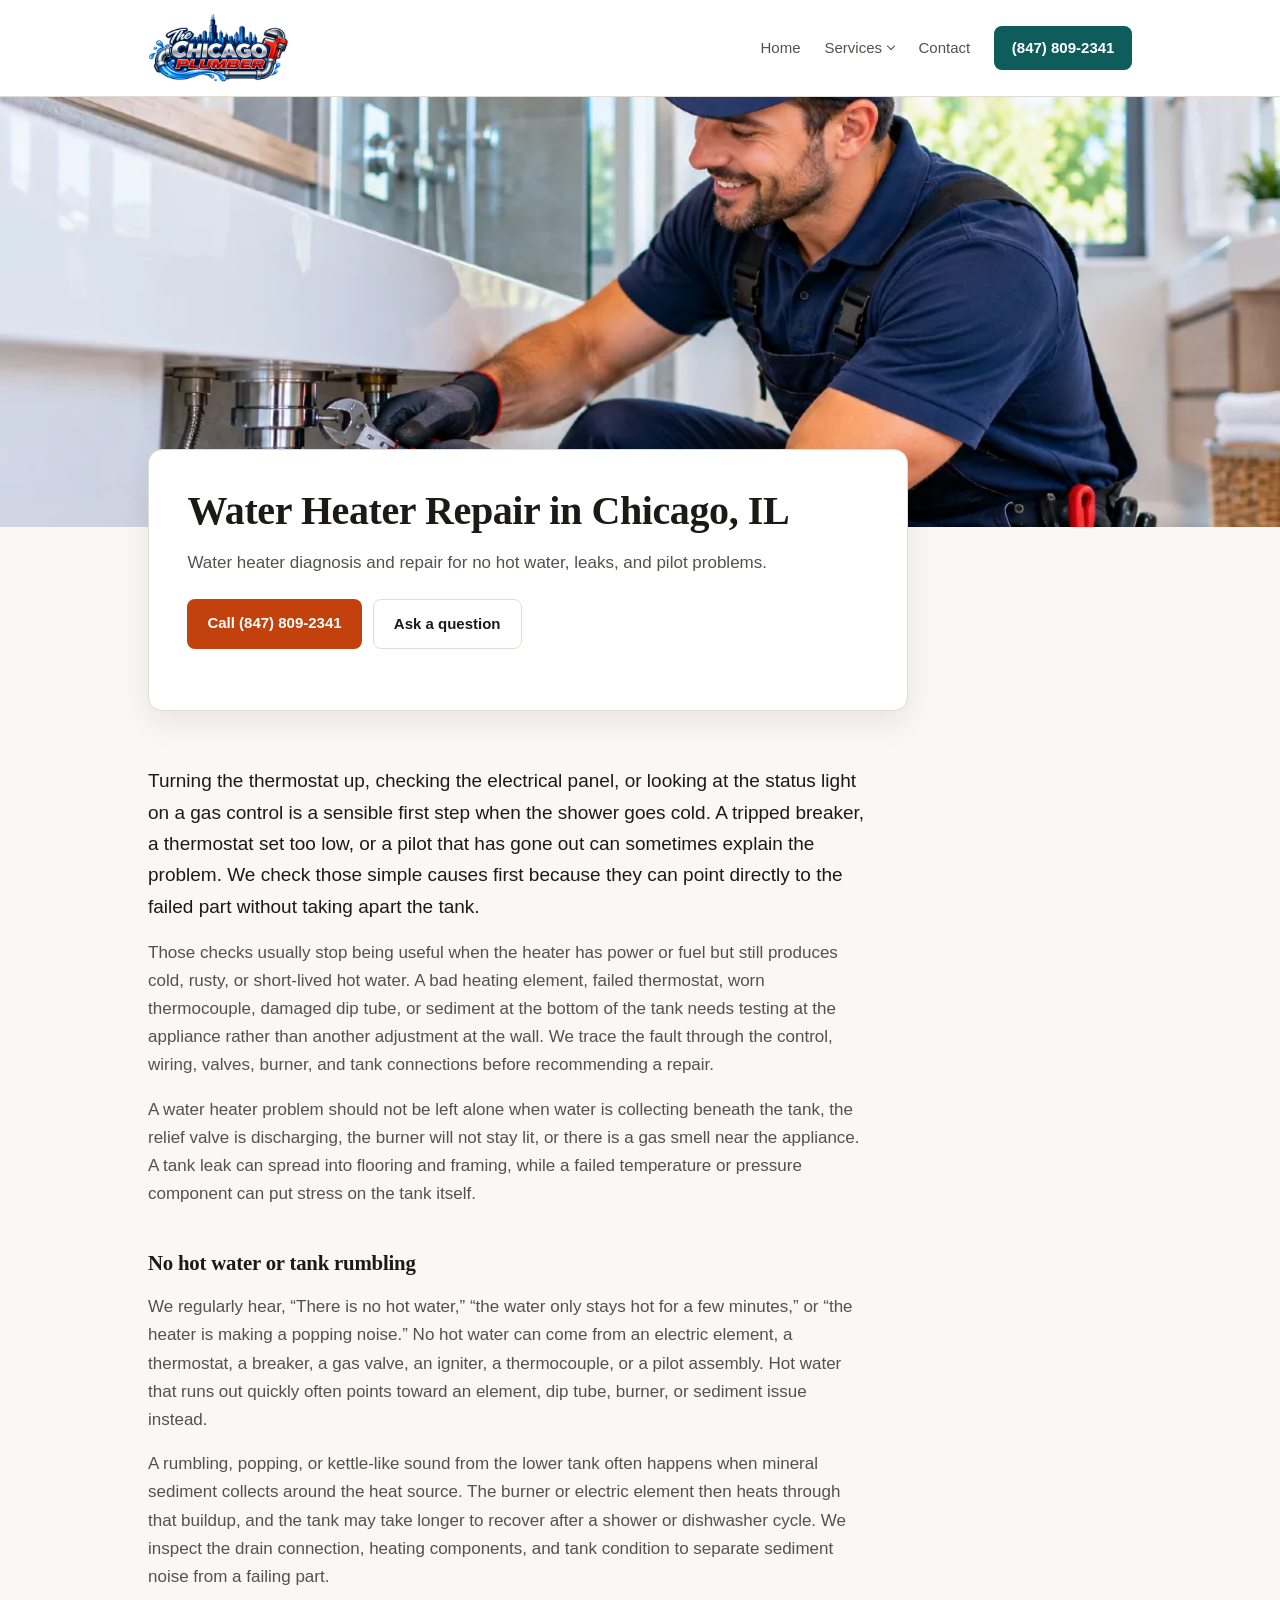
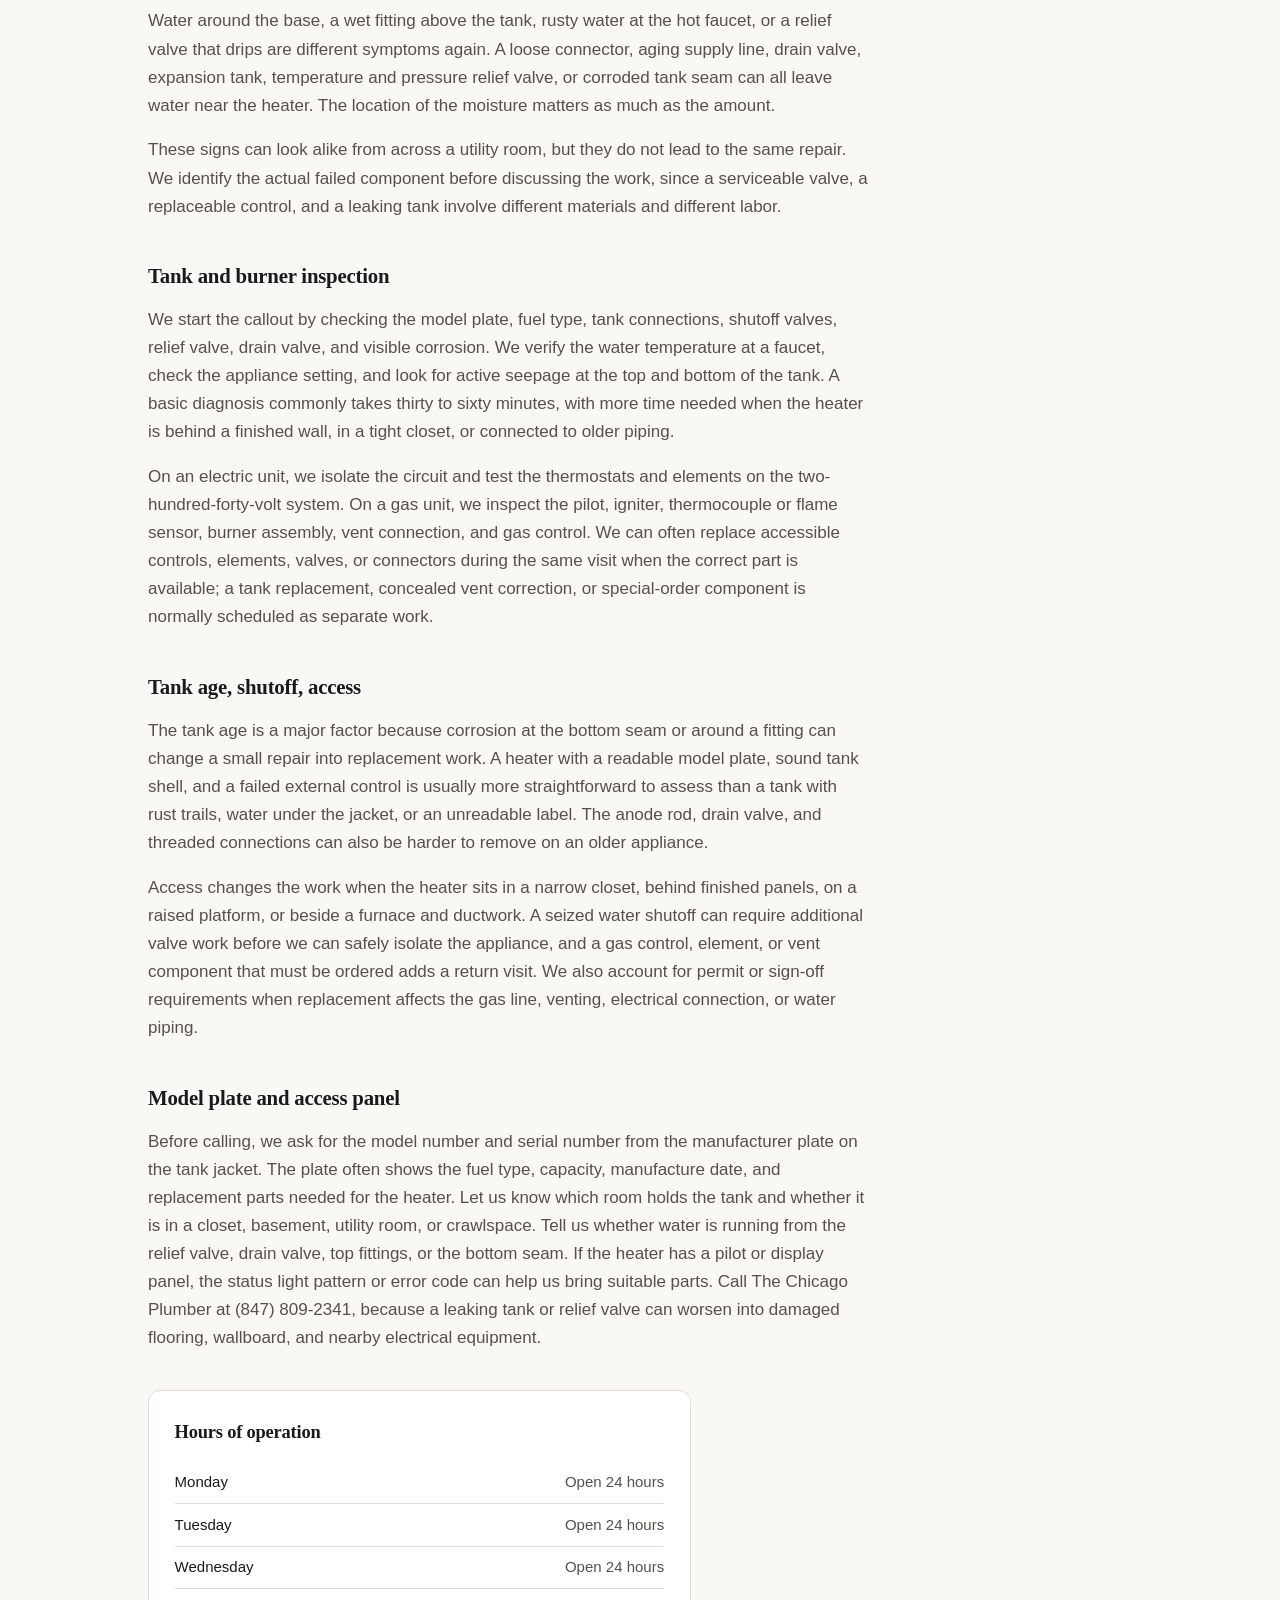
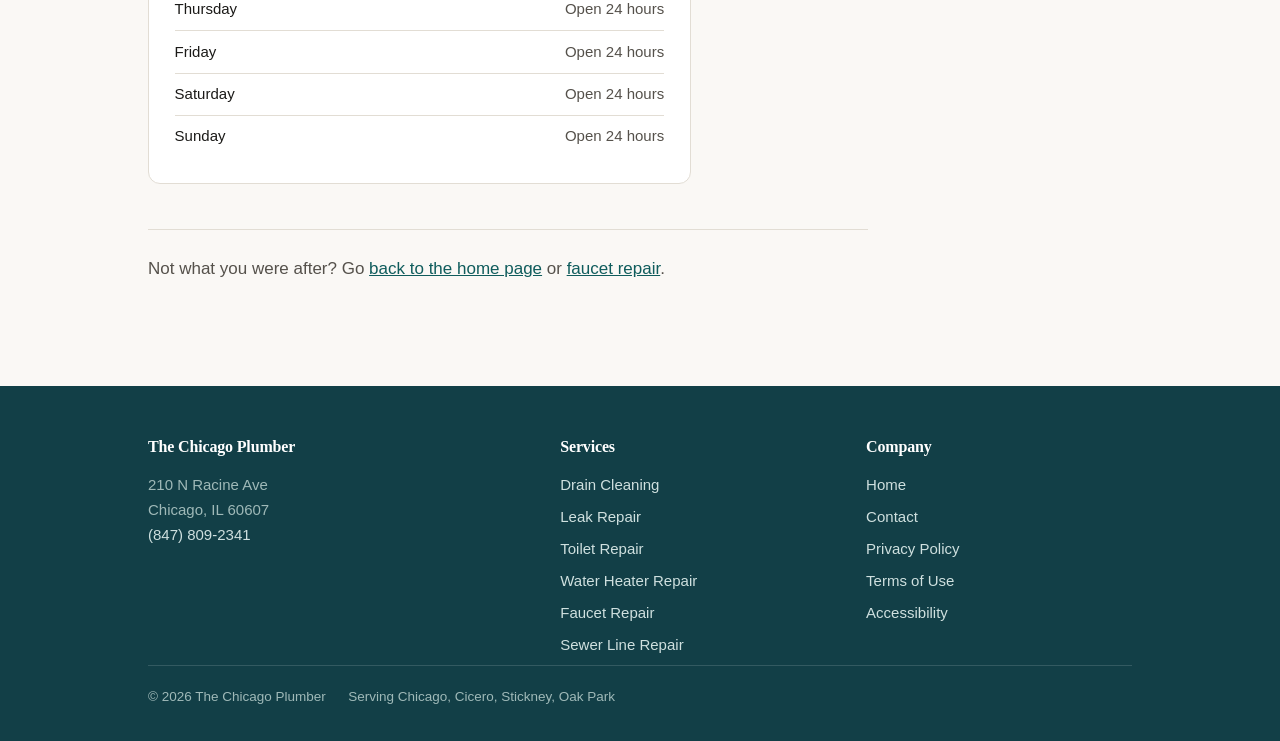
<file: water-heater-repair/index.html>
<!DOCTYPE html>
<html lang="en">
<head>
<meta charset="utf-8">
<meta name="viewport" content="width=device-width, initial-scale=1">
<title>Water Heater Repair | The Chicago Plumber | Chicago, IL</title>
<meta name="description" content="The Chicago Plumber handles water heater faults in Chicago, IL, from no hot water and pilot issues to leaks, elements, valves, and tank checks.">
<link rel="canonical" href="https://the-chicago-plumber.7-y.xyz/water-heater-repair/">
<meta property="og:type" content="website">
<meta property="og:title" content="Water Heater Repair | The Chicago Plumber | Chicago, IL">
<meta property="og:description" content="The Chicago Plumber handles water heater faults in Chicago, IL, from no hot water and pilot issues to leaks, elements, valves, and tank checks.">
<meta property="og:url" content="https://the-chicago-plumber.7-y.xyz/water-heater-repair/">
<link rel="stylesheet" href="../assets/site.css">
<meta name="google-site-verification" content="t-WSOT5DDPjE7xdvAIFPmEQd6k5cSTc2SVNDgyF5hII">
<script type="application/ld+json">{"@context":"https://schema.org","@type":"Service","name":"Water Heater Repair","serviceType":"Water Heater Repair","url":"https://the-chicago-plumber.7-y.xyz/water-heater-repair/","provider":{"@type":"Plumber","name":"The Chicago Plumber","url":"https://the-chicago-plumber.7-y.xyz/","telephone":"(847) 809-2341"},"areaServed":{"@type":"City","name":"Chicago"}}</script>
</head>
<body>

<a class="ledger-skip" href="#main">Skip to content</a>
<header class="ledger-head"><div class="ledger-shell ledger-head__row">
  <a class="ledger-brand" href="../">
    <img class="ledger-brand__mark" src="../assets/logo.png" alt="The Chicago Plumber">
  </a>
  <nav class="ledger-menu" aria-label="Main">
    <a href="../">Home</a>
    <details class="ledger-drop">
      <summary>Services</summary>
      <ul class="ledger-drop__list">
        <li class="ledger-drop__all"><a href="../#services">All services</a></li>
        <li><a href="../drain-cleaning/">Drain Cleaning</a></li><li><a href="../leak-repair/">Leak Repair</a></li><li><a href="../toilet-repair/">Toilet Repair</a></li><li><a href="../water-heater-repair/" aria-current="page">Water Heater Repair</a></li><li><a href="../faucet-repair/">Faucet Repair</a></li><li><a href="../sewer-line-repair/">Sewer Line Repair</a></li>
      </ul>
    </details>
    <a href="../contact/">Contact</a>
  </nav>
  <a class="ledger-ring" href="tel:+18478092341">(847) 809-2341</a>
</div></header>
<main id="main">


<section class="ledger-hero">
  <div class="ledger-hero__band">
    <img src="../assets/hero-1.webp" width="1200" height="800" alt="A plumber tightening a fitting beneath a bathroom basin with an adjustable wrench"
         loading="eager" fetchpriority="high" decoding="async">
  </div>
  <div class="ledger-shell">
    <div class="ledger-hero__card">
      <h1>Water Heater Repair in Chicago, IL</h1>
      <p>Water heater diagnosis and repair for no hot water, leaks, and pilot problems.</p>
      <p class="ledger-acts">
        <a class="ledger-act ledger-act--fill" href="tel:+18478092341">Call (847) 809-2341</a>
        <a class="ledger-act ledger-act--line" href="../contact/">Ask a question</a>
      </p>
    </div>
  </div>
</section>
<section class="ledger-block"><div class="ledger-shell">
  <div class="ledger-prose"><p class="ledger-lead">Turning the thermostat up, checking the electrical panel, or looking at the status light on a gas control is a sensible first step when the shower goes cold. A tripped breaker, a thermostat set too low, or a pilot that has gone out can sometimes explain the problem. We check those simple causes first because they can point directly to the failed part without taking apart the tank.</p>
<p>Those checks usually stop being useful when the heater has power or fuel but still produces cold, rusty, or short-lived hot water. A bad heating element, failed thermostat, worn thermocouple, damaged dip tube, or sediment at the bottom of the tank needs testing at the appliance rather than another adjustment at the wall. We trace the fault through the control, wiring, valves, burner, and tank connections before recommending a repair.</p>
<p>A water heater problem should not be left alone when water is collecting beneath the tank, the relief valve is discharging, the burner will not stay lit, or there is a gas smell near the appliance. A tank leak can spread into flooring and framing, while a failed temperature or pressure component can put stress on the tank itself.</p>
<h2>No hot water or tank rumbling</h2>
<p>We regularly hear, “There is no hot water,” “the water only stays hot for a few minutes,” or “the heater is making a popping noise.” No hot water can come from an electric element, a thermostat, a breaker, a gas valve, an igniter, a thermocouple, or a pilot assembly. Hot water that runs out quickly often points toward an element, dip tube, burner, or sediment issue instead.</p>
<p>A rumbling, popping, or kettle-like sound from the lower tank often happens when mineral sediment collects around the heat source. The burner or electric element then heats through that buildup, and the tank may take longer to recover after a shower or dishwasher cycle. We inspect the drain connection, heating components, and tank condition to separate sediment noise from a failing part.</p>
<p>Water around the base, a wet fitting above the tank, rusty water at the hot faucet, or a relief valve that drips are different symptoms again. A loose connector, aging supply line, drain valve, expansion tank, temperature and pressure relief valve, or corroded tank seam can all leave water near the heater. The location of the moisture matters as much as the amount.</p>
<p>These signs can look alike from across a utility room, but they do not lead to the same repair. We identify the actual failed component before discussing the work, since a serviceable valve, a replaceable control, and a leaking tank involve different materials and different labor.</p>
<h2>Tank and burner inspection</h2>
<p>We start the callout by checking the model plate, fuel type, tank connections, shutoff valves, relief valve, drain valve, and visible corrosion. We verify the water temperature at a faucet, check the appliance setting, and look for active seepage at the top and bottom of the tank. A basic diagnosis commonly takes thirty to sixty minutes, with more time needed when the heater is behind a finished wall, in a tight closet, or connected to older piping.</p>
<p>On an electric unit, we isolate the circuit and test the thermostats and elements on the two-hundred-forty-volt system. On a gas unit, we inspect the pilot, igniter, thermocouple or flame sensor, burner assembly, vent connection, and gas control. We can often replace accessible controls, elements, valves, or connectors during the same visit when the correct part is available; a tank replacement, concealed vent correction, or special-order component is normally scheduled as separate work.</p>
<h2>Tank age, shutoff, access</h2>
<p>The tank age is a major factor because corrosion at the bottom seam or around a fitting can change a small repair into replacement work. A heater with a readable model plate, sound tank shell, and a failed external control is usually more straightforward to assess than a tank with rust trails, water under the jacket, or an unreadable label. The anode rod, drain valve, and threaded connections can also be harder to remove on an older appliance.</p>
<p>Access changes the work when the heater sits in a narrow closet, behind finished panels, on a raised platform, or beside a furnace and ductwork. A seized water shutoff can require additional valve work before we can safely isolate the appliance, and a gas control, element, or vent component that must be ordered adds a return visit. We also account for permit or sign-off requirements when replacement affects the gas line, venting, electrical connection, or water piping.</p>
<h2>Model plate and access panel</h2>
<p>Before calling, we ask for the model number and serial number from the manufacturer plate on the tank jacket. The plate often shows the fuel type, capacity, manufacture date, and replacement parts needed for the heater. Let us know which room holds the tank and whether it is in a closet, basement, utility room, or crawlspace. Tell us whether water is running from the relief valve, drain valve, top fittings, or the bottom seam. If the heater has a pilot or display panel, the status light pattern or error code can help us bring suitable parts. Call The Chicago Plumber at (847) 809-2341, because a leaking tank or relief valve can worsen into damaged flooring, wallboard, and nearby electrical equipment.</p></div>
  <div class="ledger-visit" style="margin-top:2.4rem">
<div class="ledger-hours">
  <h2>Hours of operation</h2>
  <table><tr><td>Monday</td><td>Open 24 hours</td></tr><tr><td>Tuesday</td><td>Open 24 hours</td></tr><tr><td>Wednesday</td><td>Open 24 hours</td></tr><tr><td>Thursday</td><td>Open 24 hours</td></tr><tr><td>Friday</td><td>Open 24 hours</td></tr><tr><td>Saturday</td><td>Open 24 hours</td></tr><tr><td>Sunday</td><td>Open 24 hours</td></tr></table>
</div></div>
  <div class="ledger-onward"><p>Not what you were after? Go <a href="../">back to the home page</a> or <a href="../faucet-repair/">faucet repair</a>.</p></div>
</div></section>

</main>

<footer class="ledger-foot"><div class="ledger-shell">
  <div class="ledger-foot__spread">
    <div>
      <h2>The Chicago Plumber</h2>
      <p>210 N Racine Ave<br>Chicago, IL 60607<br>
         <a href="tel:+18478092341">(847) 809-2341</a></p>
      
    </div>
    <div><h2>Services</h2><ul><li><a href="../drain-cleaning/">Drain Cleaning</a></li><li><a href="../leak-repair/">Leak Repair</a></li><li><a href="../toilet-repair/">Toilet Repair</a></li><li><a href="../water-heater-repair/">Water Heater Repair</a></li><li><a href="../faucet-repair/">Faucet Repair</a></li><li><a href="../sewer-line-repair/">Sewer Line Repair</a></li></ul></div>
    <div><h2>Company</h2><ul>
      <li><a href="../">Home</a></li><li><a href="../contact/">Contact</a></li><li><a href="../privacy-policy/">Privacy Policy</a></li><li><a href="../terms-of-use/">Terms of Use</a></li><li><a href="../accessibility/">Accessibility</a></li>
    </ul></div>
  </div>
  <p class="ledger-foot__base">
    <span>&copy; 2026 The Chicago Plumber</span>
    <span>Serving Chicago, Cicero, Stickney, Oak Park</span>
  </p>
</div></footer>
</body>
</html>
</file>
<file: assets/site.css>
:root{
  --lg-ink:#1b1a18; --lg-soft:#55514b; --lg-rule:#e2ddd4;
  --lg-paper:#faf8f5; --lg-card:#fff;
  --lg-accent:#0f5c5c; --lg-warm:#c2410c;
  --lg-gutter:clamp(1.25rem,4vw,3rem);
}
*{box-sizing:border-box}
body{margin:0;background:var(--lg-paper);color:var(--lg-ink);
  font:17px/1.65 -apple-system,BlinkMacSystemFont,"Segoe UI",Roboto,Helvetica,Arial,sans-serif;
  -webkit-font-smoothing:antialiased}
h1,h2,h3{font-family:Georgia,"Iowan Old Style","Times New Roman",serif;
  font-weight:600;letter-spacing:-.01em;margin:0}
a{color:var(--lg-accent)}
img{max-width:100%;display:block}
.ledger-shell{max-width:1080px;margin:0 auto;padding:0 var(--lg-gutter)}
.ledger-skip{position:absolute;left:-9999px}
.ledger-skip:focus{left:1rem;top:1rem;background:#fff;padding:.6rem 1rem;z-index:99}

/* header */
.ledger-head{background:var(--lg-card);border-bottom:1px solid var(--lg-rule);position:sticky;top:0;z-index:9}
/* 84px, RAISED WITH THE LOGO. The row's height has to be settled before the
   image loads or the header jumps as it arrives — which is why the mark
   carries no width/height attributes. A 55px logo in a 76px row left four
   pixels of air above and below it. */
.ledger-head__row{display:flex;align-items:center;gap:1.5rem;min-height:96px}
.ledger-brand{display:flex;align-items:center;gap:.7rem;margin-right:auto;text-decoration:none;color:inherit}
.ledger-brand__glyph{width:42px;height:42px;border-radius:9px;background:var(--lg-accent);color:#fff;
  display:grid;place-items:center;font-family:Georgia,serif;font-size:19px;flex:0 0 auto}
/* THE HEIGHT IS FIXED AND THE WIDTH FOLLOWS THE LOGO. A 42px SQUARE with
   object-fit:contain letterboxes a wide lockup — a 400x90 logo drew at about
   42x9 and read as a smudge — so the dimension to pin is the height.

   53px -> 70px ON 30 OCTOBER, AND THE REASON IS THE ASPECT RATIO RATHER THAN
   THE NUMBER. Pinning height suits a WIDE lockup: at 4.4:1, 53px tall comes
   out 235px wide and fills the header. Edwin's own logo is about 1.5:1, and
   at 53px tall it came out 80px wide — the rule working exactly as written,
   and a logo a third the presence of the one it was designed around.

       PINNING ONE DIMENSION SIZES ONE SHAPE WELL
       AND EVERY OTHER SHAPE BY ACCIDENT.

   max-width is what protects the wide ones: at 70px tall a 4.4:1 lockup
   wants 308px and is capped at 320, so it is unaffected. A squarer logo
   gains the whole difference. */
.ledger-brand__mark{height:70px;width:auto;max-width:min(320px,54vw);object-fit:contain;
  object-position:left center;flex:0 0 auto}
.ledger-brand__name{font-family:Georgia,serif;font-size:17px;line-height:1.2}
.ledger-brand__name small{display:block;font-family:inherit;font-size:12px;color:var(--lg-soft);
  letter-spacing:.08em;text-transform:uppercase}
.ledger-menu{display:flex;align-items:center;gap:1.5rem;font-size:15px}
.ledger-menu a{color:var(--lg-soft);text-decoration:none}
.ledger-menu a:hover,.ledger-menu a[aria-current]{color:var(--lg-accent)}

/* the services menu — a <details>, so it works with no JavaScript at all */
.ledger-drop{position:relative}
.ledger-drop>summary{list-style:none;cursor:pointer;color:var(--lg-soft);
  display:inline-flex;align-items:center;gap:.4rem;-webkit-tap-highlight-color:transparent}
.ledger-drop>summary::-webkit-details-marker{display:none}
.ledger-drop>summary::after{content:"";width:.34em;height:.34em;margin-top:-.22em;
  border-right:1.6px solid currentColor;border-bottom:1.6px solid currentColor;transform:rotate(45deg)}
.ledger-drop>summary:hover,.ledger-drop[open]>summary{color:var(--lg-accent)}
.ledger-drop[open]>summary::after{margin-top:.1em;transform:rotate(225deg)}
.ledger-drop>summary:focus-visible{outline:2px solid var(--lg-accent);outline-offset:4px;border-radius:3px}
.ledger-drop__list{position:absolute;top:calc(100% + 1.15rem);left:-1.05rem;z-index:20;
  min-width:min(264px,calc(100vw - 2.5rem));margin:0;padding:.4rem 0;list-style:none;
  background:var(--lg-card);border:1px solid var(--lg-rule);border-radius:11px;
  box-shadow:0 14px 34px rgba(20,16,10,.14)}
.ledger-drop__list li{margin:0}
.ledger-drop__list a{display:block;padding:.55rem 1.05rem;color:var(--lg-ink);font-size:15px;line-height:1.35}
.ledger-drop__list a:hover,.ledger-drop__list a:focus{background:var(--lg-paper);color:var(--lg-accent)}
.ledger-drop__list a[aria-current]{color:var(--lg-accent);font-weight:600}
.ledger-drop__all a{color:var(--lg-soft);font-size:13px;letter-spacing:.07em;text-transform:uppercase}
.ledger-ring{background:var(--lg-accent);color:#fff;text-decoration:none;font-weight:600;
  padding:.62rem 1.1rem;border-radius:8px;font-size:15px;white-space:nowrap}

/* hero */
.ledger-hero__band{height:clamp(280px,38vw,430px);overflow:hidden;background:#d9d3c9}
.ledger-hero__band img{width:100%;height:100%;object-fit:cover;object-position:center 42%}
.ledger-hero__card{background:var(--lg-card);border:1px solid var(--lg-rule);border-radius:14px;
  padding:clamp(1.5rem,4vw,2.4rem);margin-top:-78px;position:relative;max-width:760px;
  box-shadow:0 12px 30px rgba(20,16,10,.08)}
.ledger-hero__card h1{font-size:clamp(1.7rem,4.2vw,2.5rem);line-height:1.15}
.ledger-hero__card p{color:var(--lg-soft);margin:.9rem 0 1.4rem}
.ledger-acts{display:flex;gap:.7rem;flex-wrap:wrap;margin:0}
.ledger-act{display:inline-block;text-decoration:none;font-weight:600;font-size:15px;
  padding:.72rem 1.25rem;border-radius:8px}
.ledger-act--fill{background:var(--lg-warm);color:#fff}
.ledger-act--line{border:1px solid var(--lg-rule);color:var(--lg-ink)}

/* name / address / phone */
.ledger-nap{display:grid;grid-template-columns:repeat(3,1fr);margin:3rem 0 0;
  border-top:1px solid var(--lg-rule);border-bottom:1px solid var(--lg-rule)}
.ledger-nap>div{padding:1.5rem 1.6rem;border-left:1px solid var(--lg-rule)}
.ledger-nap>div:first-child{border-left:0;padding-left:0}
.ledger-nap dt{font-size:11px;letter-spacing:.14em;text-transform:uppercase;color:var(--lg-soft);margin-bottom:.45rem}
.ledger-nap dd{margin:0;font-size:16px}
.ledger-nap dd a{text-decoration:none}

/* generic block */
.ledger-block{padding:3.4rem 0}
.ledger-block__lede{max-width:620px;margin-bottom:2rem}
.ledger-block__lede h2{font-size:clamp(1.4rem,3vw,1.85rem)}
.ledger-block__lede p{color:var(--lg-soft);margin:.6rem 0 0}

/* who we are */
.ledger-about{display:grid;grid-template-columns:.85fr 1.15fr;gap:3rem;align-items:start}
.ledger-about h2{font-size:clamp(1.35rem,2.9vw,1.8rem);line-height:1.25}
.ledger-about__text p{margin:0 0 1.1rem;color:var(--lg-soft)}
.ledger-about__text p:first-child{font-size:19px;color:var(--lg-ink)}
.ledger-about__text p:last-child{margin-bottom:0}

/* services list */
.ledger-list{list-style:none;margin:0;padding:0;display:grid;grid-template-columns:1fr 1fr;gap:0 3rem}
.ledger-list li{border-top:1px solid var(--lg-rule)}
.ledger-list a,.ledger-list__row{display:flex;gap:1rem;align-items:baseline;
  padding:1.15rem 0;text-decoration:none;color:inherit}
.ledger-list a:hover .ledger-list__name{color:var(--lg-accent)}
.ledger-list__row{color:var(--lg-soft)}
.ledger-list__row .ledger-list__name{color:var(--lg-soft)}
.ledger-list__n{font-family:Georgia,serif;font-size:13px;color:var(--lg-accent);min-width:1.6rem}
.ledger-list__name{font-family:Georgia,serif;font-size:19px;display:block}
.ledger-list__sub{display:block;font-size:14px;color:var(--lg-soft);margin-top:.15rem}

/* prose (service + legal pages) */
.ledger-prose{max-width:720px}
.ledger-prose h2{font-size:1.3rem;margin:2.4rem 0 .8rem}
.ledger-prose h2:first-child{margin-top:0}
.ledger-prose p{margin:0 0 1.05rem;color:var(--lg-soft)}
.ledger-prose p.ledger-lead{font-size:19px;color:var(--lg-ink)}
.ledger-prose ul{color:var(--lg-soft);padding-left:1.1rem}
.ledger-prose li{margin-bottom:.5rem}

/* the ring */
.ledger-onward{border-top:1px solid var(--lg-rule);margin-top:2.8rem;padding-top:1.6rem;max-width:720px}
.ledger-onward p{margin:0;color:var(--lg-soft)}

/* map + hours */
.ledger-visit{display:grid;grid-template-columns:1.15fr .85fr;gap:2.5rem;align-items:start}
.ledger-map{border:1px solid var(--lg-rule);border-radius:12px;overflow:hidden;background:#eceae5}
.ledger-map iframe{display:block;width:100%;height:360px;border:0}
.ledger-hours{background:var(--lg-card);border:1px solid var(--lg-rule);border-radius:12px;padding:1.6rem}
.ledger-hours h2{font-size:1.15rem;margin-bottom:.9rem}
.ledger-hours table{width:100%;border-collapse:collapse;font-size:15px}
.ledger-hours td{padding:.52rem 0;border-top:1px solid var(--lg-rule)}
.ledger-hours tr:first-child td{border-top:0}
.ledger-hours td:last-child{text-align:right;color:var(--lg-soft)}
.ledger-hours .ledger-shut{color:#9b958c}

/* contact */
.ledger-contact{display:grid;grid-template-columns:1fr 1fr;gap:3rem;align-items:start}
.ledger-form label{display:block;font-size:13px;letter-spacing:.06em;text-transform:uppercase;
  color:var(--lg-soft);margin:0 0 .35rem}
.ledger-form input,.ledger-form textarea{width:100%;font:inherit;font-size:16px;padding:.7rem .8rem;
  border:1px solid var(--lg-rule);border-radius:8px;background:#fff;margin-bottom:1rem}
.ledger-form textarea{min-height:140px;resize:vertical}
.ledger-form button{font:inherit;font-weight:600;font-size:15px;padding:.75rem 1.4rem;border:0;
  border-radius:8px;background:var(--lg-warm);color:#fff;cursor:pointer}
.ledger-form__note{font-size:13.5px;color:var(--lg-soft);margin:.9rem 0 0}

/* footer */
.ledger-foot{background:#123f47;color:#cfe0df;margin-top:3rem;padding:3rem 0 2rem;font-size:15px}
.ledger-foot a{color:#cfe0df;text-decoration:none}
.ledger-foot a:hover{color:#fff;text-decoration:underline}
.ledger-foot__spread{display:grid;grid-template-columns:1.4fr 1fr 1fr;gap:2.5rem}
.ledger-foot h2{font-family:Georgia,serif;color:#fff;font-size:1rem;margin:0 0 .8rem;font-weight:600}
.ledger-foot ul{list-style:none;margin:0;padding:0}
.ledger-foot li{margin-bottom:.45rem}
.ledger-foot p{margin:0;color:#9fb9b8}
.ledger-badges{display:flex;gap:.6rem;margin-top:1rem}
.ledger-badges a{width:36px;height:36px;border-radius:50%;background:rgba(255,255,255,.1);
  display:grid;place-items:center}
.ledger-badges a:hover{background:rgba(255,255,255,.2)}
.ledger-badges svg{width:17px;height:17px;fill:#fff;display:block}
.ledger-foot__base{border-top:1px solid rgba(255,255,255,.14);margin-top:2.2rem;padding-top:1.3rem;
  display:flex;gap:1.4rem;flex-wrap:wrap;font-size:13.5px;color:#9fb9b8}

@media (max-width:820px){
  /* THE MENU USED TO BE display:none HERE, AND THAT IS WHY IT HAD TO GO.
   *
   * Below 820px — which is most of the traffic a local trade site gets — the
   * header had a logo and a phone button and no navigation whatsoever. The
   * footer carried everything, so nothing was unreachable, but reaching a
   * service page meant scrolling past the whole page first. There is no
   * hamburger to open because there is no JavaScript; the row wraps instead
   * and the menu sits on its own line under a hairline. */
  .ledger-head__row{flex-wrap:wrap;min-height:0;padding-top:.75rem;padding-bottom:.1rem;gap:.8rem 1.2rem}
  /* The phone button shares the top row with the logo on a narrow screen,
     so the logo gives up a little height and a lot of width. */
  .ledger-brand__mark{height:60px;max-width:min(268px,54vw)}
  .ledger-menu{order:3;flex-basis:100%;flex-wrap:wrap;gap:.4rem 1.15rem;font-size:14.5px;
    border-top:1px solid var(--lg-rule);margin-top:.15rem;padding:.65rem 0}
  .ledger-drop__list{top:calc(100% + .7rem);left:-.9rem}
  .ledger-nap{grid-template-columns:1fr}
  .ledger-nap>div{border-left:0;border-top:1px solid var(--lg-rule);padding-left:0}
  .ledger-nap>div:first-child{border-top:0}
  .ledger-list{grid-template-columns:1fr;gap:0}
  .ledger-about,.ledger-visit,.ledger-contact{grid-template-columns:1fr;gap:1.2rem}
  .ledger-foot__spread{grid-template-columns:1fr}
  .ledger-hero__card{margin-top:-50px}
}
</file>
